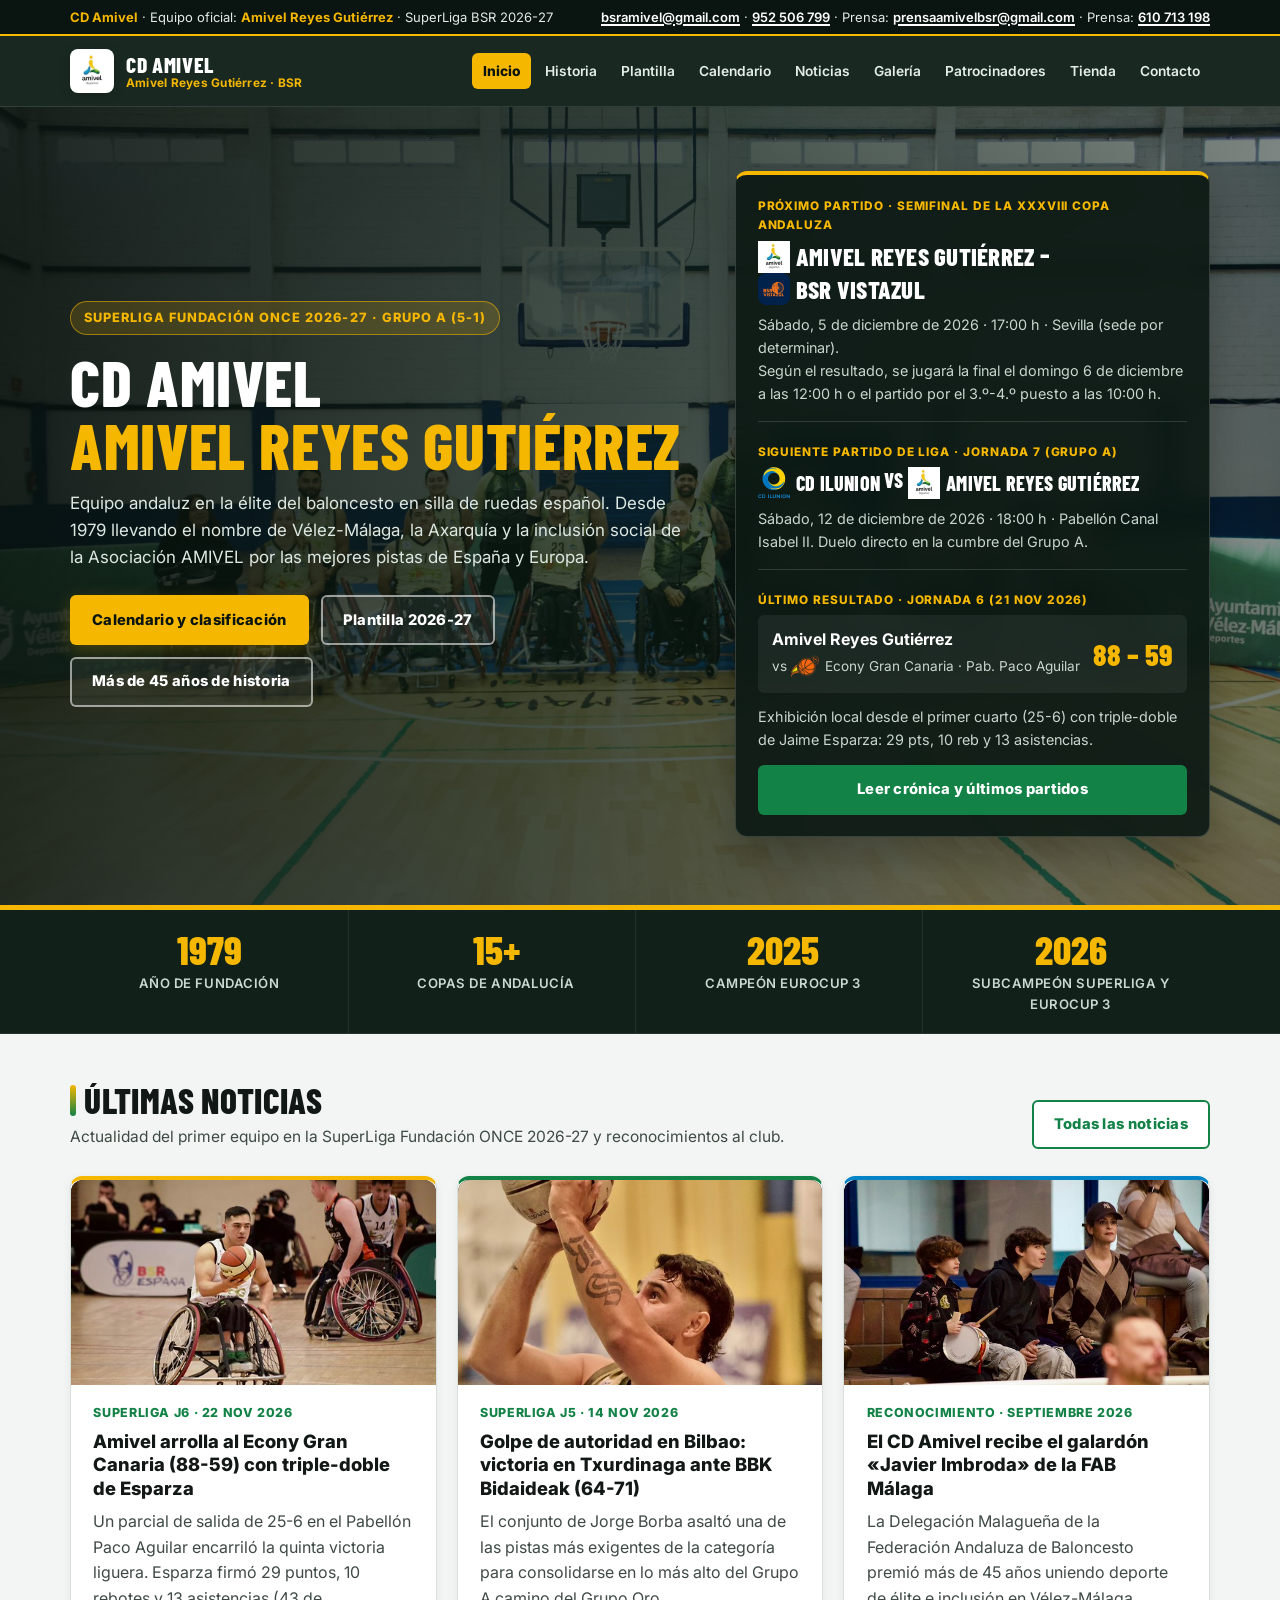
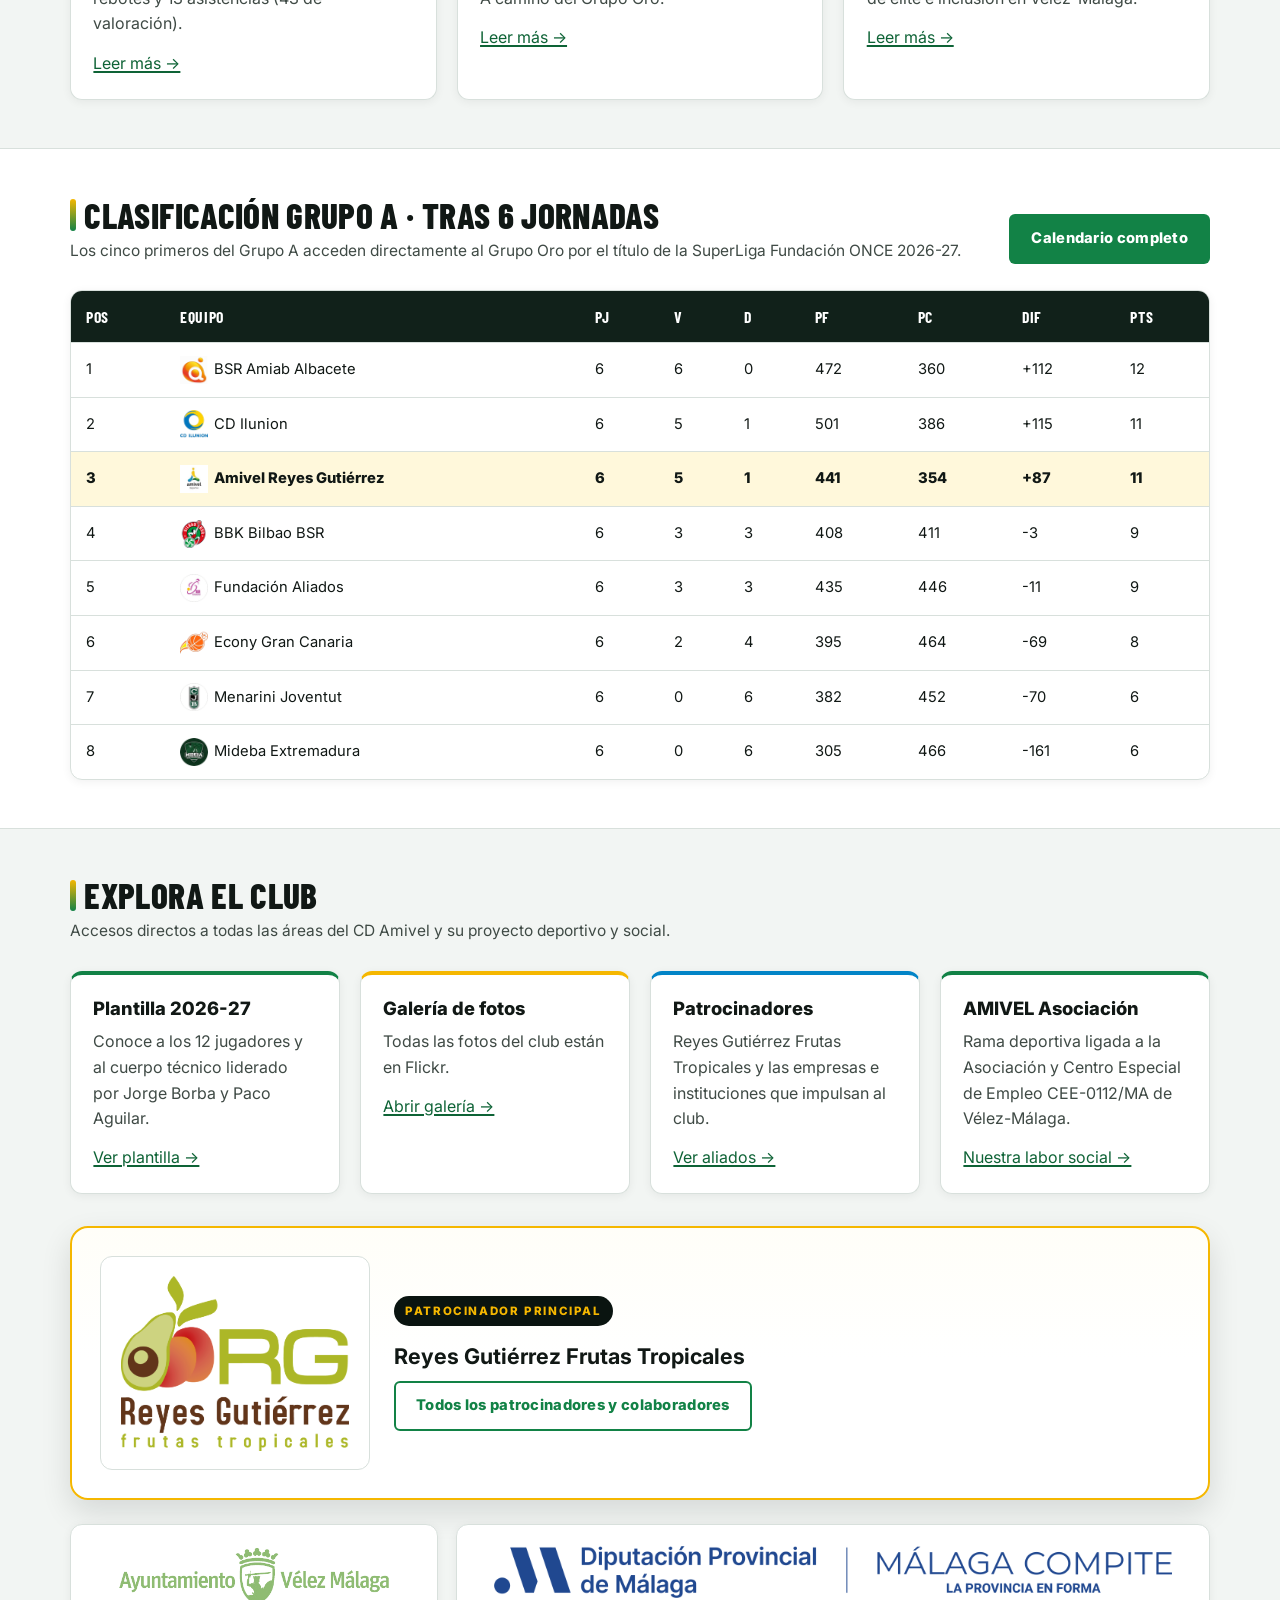
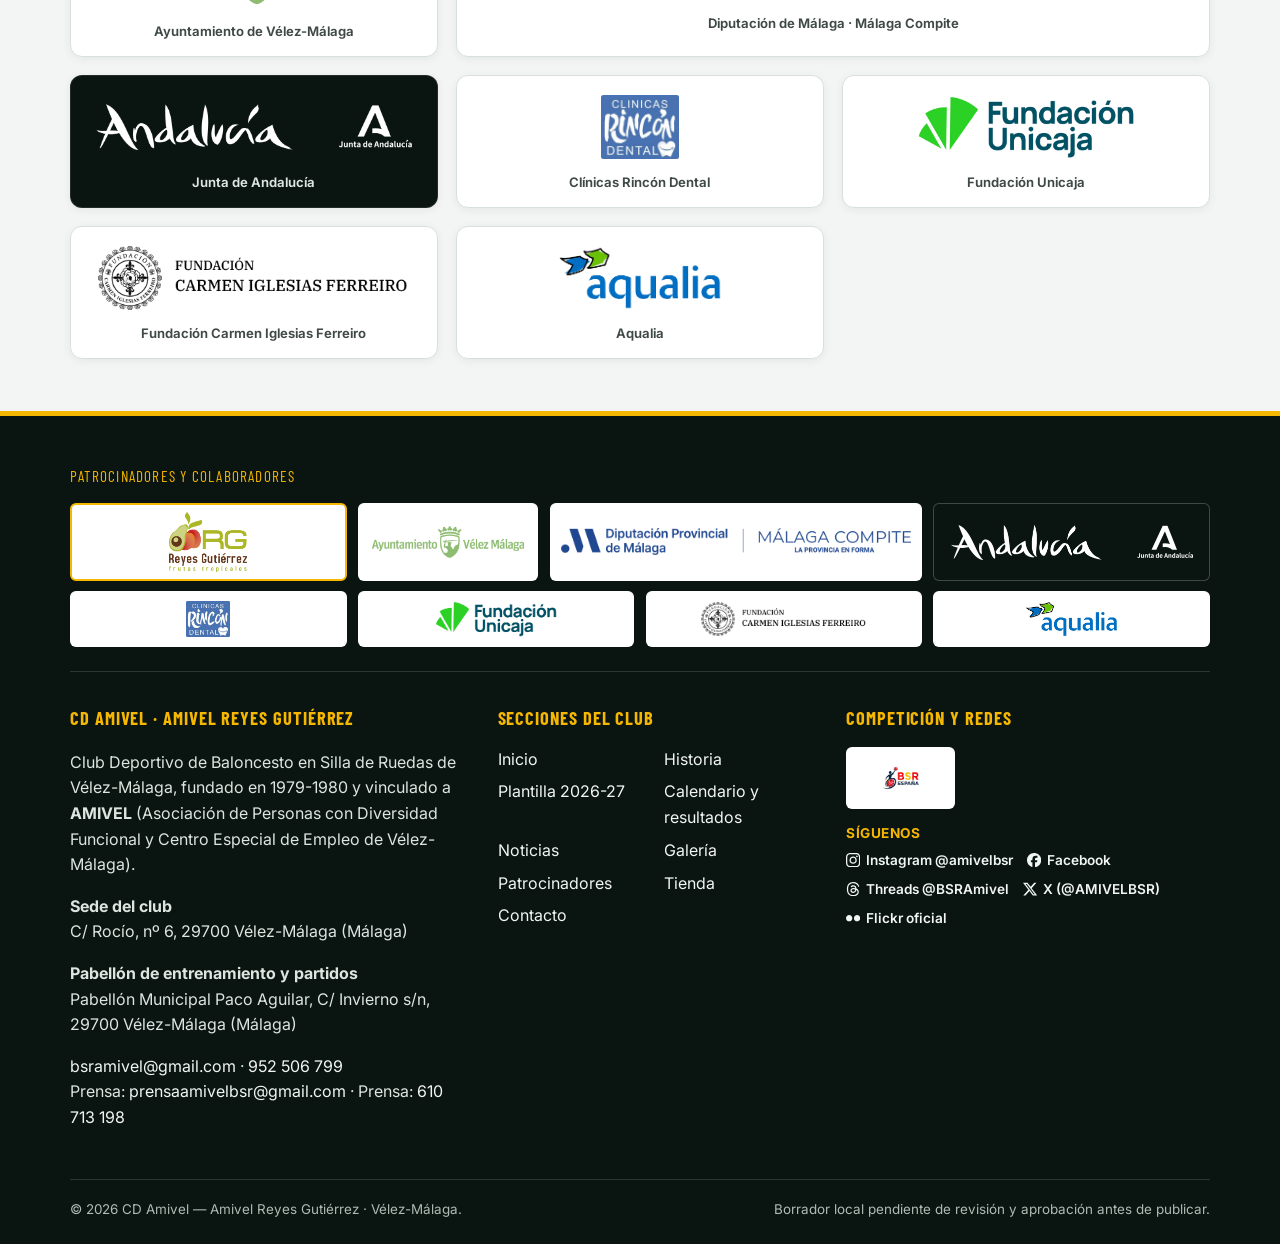
<file: index.html>
<!DOCTYPE html>
<html lang="es">
<head>
  <meta charset="UTF-8">
  <meta name="robots" content="noindex, nofollow">
  <meta name="viewport" content="width=device-width, initial-scale=1.0">
  <title>CD Amivel · Amivel Reyes Gutiérrez — Baloncesto en Silla de Ruedas</title>
  <meta name="description" content="Web oficial en borrador del CD Amivel (Amivel Reyes Gutiérrez), club de baloncesto en silla de ruedas de Vélez-Málaga en la SuperLiga Fundación ONCE 2026-27.">
  <link rel="icon" href="favicon.ico" sizes="any">
  <link rel="icon" type="image/png" sizes="32x32" href="assets/favicon-32.png">
  <link rel="apple-touch-icon" href="assets/apple-touch-icon.png">
  <link rel="preconnect" href="https://fonts.googleapis.com">
  <link rel="preconnect" href="https://fonts.gstatic.com" crossorigin>
  <link href="https://fonts.googleapis.com/css2?family=Barlow+Condensed:wght@700;800&family=Inter:wght@400;500;600;700;800&display=swap" rel="stylesheet">
  <link rel="stylesheet" href="css/styles.css">
</head>
<body>
  <a class="skip-link" href="#contenido">Saltar al contenido principal</a>

  <div class="top-strip">
    <div class="container top-strip-inner">
      <span><strong>CD Amivel</strong> · Equipo oficial: <strong>Amivel Reyes Gutiérrez</strong> · SuperLiga BSR 2026-27</span>
      <span><a href="mailto:bsramivel@gmail.com">bsramivel@gmail.com</a> · <a href="tel:+34952506799">952 506 799</a> · Prensa: <a href="mailto:prensaamivelbsr@gmail.com">prensaamivelbsr@gmail.com</a> · Prensa: <a href="tel:+34610713198">610 713 198</a></span>
    </div>
  </div>

  <header class="site-header">
    <div class="container header-inner">
      <a class="brand" href="index.html">
        <img class="brand-logo" src="assets/logo-original.jpg" alt="Logotipo de CD Amivel Deportivo" width="44" height="44">
        <span class="brand-text">
          <span class="brand-name">CD Amivel</span>
          <span class="brand-sub">Amivel Reyes Gutiérrez · BSR</span>
        </span>
      </a>

      <button class="nav-toggle" type="button" data-nav-toggle aria-expanded="false" aria-controls="site-nav">
        <span aria-hidden="true">☰</span> Menú
      </button>

      <nav class="site-nav" id="site-nav" aria-label="Navegación principal">
        <ul class="nav-list">
          <li><a class="nav-link" href="index.html" aria-current="page">Inicio</a></li>
          <li><a class="nav-link" href="historia.html">Historia</a></li>
          <li><a class="nav-link" href="plantilla.html">Plantilla</a></li>
          <li><a class="nav-link" href="calendario.html">Calendario</a></li>
          <li><a class="nav-link" href="noticias.html">Noticias</a></li>
          <li><a class="nav-link" href="galeria.html">Galería</a></li>
          <li><a class="nav-link" href="patrocinadores.html">Patrocinadores</a></li>
          <li><a class="nav-link" href="tienda.html">Tienda</a></li>
          <li><a class="nav-link" href="contacto.html">Contacto</a></li>
        </ul>
      </nav>
    </div>
  </header>
  <main id="contenido">
    <section class="hero" aria-label="Presentación del club">
      <div class="hero-bg" aria-hidden="true">
        <picture>
          <source media="(max-width: 700px)" srcset="assets/hero-equipo-1000.jpg">
          <img src="assets/hero-equipo.jpg" alt="" width="2000" height="1333">
        </picture>
      </div>
      <div class="container hero-grid">
        <div>
          <span class="hero-kicker">SuperLiga Fundación ONCE 2026-27 · Grupo A (5-1)</span>
          <h1>CD Amivel <span class="accent-gold">Amivel Reyes Gutiérrez</span></h1>
          <p class="hero-lead">Equipo andaluz en la élite del baloncesto en silla de ruedas español. Desde 1979 llevando el nombre de Vélez-Málaga, la Axarquía y la inclusión social de la Asociación AMIVEL por las mejores pistas de España y Europa.</p>
          <div class="hero-actions">
            <a class="btn btn-primary" href="calendario.html">Calendario y clasificación</a>
            <a class="btn btn-outline-light" href="plantilla.html">Plantilla 2026-27</a>
            <a class="btn btn-outline-light" href="historia.html">Más de 45 años de historia</a>
          </div>
        </div>

        <aside class="match-center-card" aria-label="Centro de partidos">
          <span class="mc-label">Próximo partido · Semifinal de la XXXVIII Copa Andaluza</span>
          <h2 class="mc-matchup"><span class="team"><img class="team-crest" src="assets/escudos/amivel.png" alt="Escudo de Amivel Reyes Gutiérrez" width="28" height="28">Amivel Reyes Gutiérrez</span> – <span class="team"><img class="team-crest" src="assets/escudos/vistazul.png" alt="Escudo de BSR Vistazul" width="28" height="28">BSR Vistazul</span></h2>
          <p class="mc-meta">Sábado, 5 de diciembre de 2026 · 17:00 h · Sevilla (sede por determinar).<br>Según el resultado, se jugará la final el domingo 6 de diciembre a las 12:00 h o el partido por el 3.º-4.º puesto a las 10:00 h.</p>

          <hr class="mc-divider">

          <span class="mc-label">Siguiente partido de liga · Jornada 7 (Grupo A)</span>
          <h2 class="mc-matchup" style="font-size:1.25rem;"><span class="team"><img class="team-crest" src="assets/escudos/ilunion.png" alt="Escudo de CD Ilunion" width="28" height="28">CD Ilunion</span> vs <span class="team"><img class="team-crest" src="assets/escudos/amivel.png" alt="Escudo de Amivel Reyes Gutiérrez" width="28" height="28">Amivel Reyes Gutiérrez</span></h2>
          <p class="mc-meta">Sábado, 12 de diciembre de 2026 · 18:00 h · Pabellón Canal Isabel II. Duelo directo en la cumbre del Grupo A.</p>

          <hr class="mc-divider">

          <span class="mc-label">Último resultado · Jornada 6 (21 nov 2026)</span>
          <div class="mc-score-row">
            <div>
              <strong>Amivel Reyes Gutiérrez</strong><br>
              <span style="font-size:0.85rem;color:#c8d6ce;">vs <span class="team"><img class="team-crest" src="assets/escudos/econy.png" alt="Escudo de Econy Gran Canaria" width="28" height="28">Econy Gran Canaria</span> · Pab. Paco Aguilar</span>
            </div>
            <span class="mc-score-num">88 – 59</span>
          </div>
          <p class="mc-meta" style="margin-bottom:0.85rem;">Exhibición local desde el primer cuarto (25-6) con triple-doble de Jaime Esparza: 29 pts, 10 reb y 13 asistencias.</p>
          <a class="btn btn-secondary" style="width:100%;" href="noticias.html">Leer crónica y últimos partidos</a>
        </aside>
      </div>
    </section>

    <section class="stats-band" aria-label="Hitos del club en cifras">
      <div class="container stats-grid">
        <div class="stat-item">
          <div class="stat-num">1979</div>
          <div class="stat-label">Año de fundación</div>
        </div>
        <div class="stat-item">
          <div class="stat-num">15+</div>
          <div class="stat-label">Copas de Andalucía</div>
        </div>
        <div class="stat-item">
          <div class="stat-num">2025</div>
          <div class="stat-label">Campeón EuroCup 3</div>
        </div>
        <div class="stat-item">
          <div class="stat-num">2026</div>
          <div class="stat-label">Subcampeón SuperLiga y EuroCup 3</div>
        </div>
      </div>
    </section>

    <section class="section">
      <div class="container">
        <div class="section-header">
          <div>
            <h2 class="section-title">Últimas noticias</h2>
            <p class="section-subtitle">Actualidad del primer equipo en la SuperLiga Fundación ONCE 2026-27 y reconocimientos al club.</p>
          </div>
          <a class="btn btn-outline" href="noticias.html">Todas las noticias</a>
        </div>

        <div class="grid grid-3">
          <article class="card card-accent-gold reveal">
            <div class="news-card-media">
              <img src="assets/galeria/flickr-04.jpg" alt="Foto del CD Amivel Reyes Gutiérrez" width="499" height="333">
            </div>
            <div class="card-meta">SuperLiga J6 · 22 nov 2026</div>
            <h3>Amivel arrolla al Econy Gran Canaria (88-59) con triple-doble de Esparza</h3>
            <p>Un parcial de salida de 25-6 en el Pabellón Paco Aguilar encarriló la quinta victoria liguera. Esparza firmó 29 puntos, 10 rebotes y 13 asistencias (43 de valoración).</p>
            <a href="noticias.html#noticia-econy">Leer más →</a>
          </article>

          <article class="card card-accent-green reveal">
            <div class="news-card-media">
              <img src="assets/galeria/flickr-08.jpg" alt="Foto del CD Amivel Reyes Gutiérrez" width="533" height="799">
            </div>
            <div class="card-meta">SuperLiga J5 · 14 nov 2026</div>
            <h3>Golpe de autoridad en Bilbao: victoria en Txurdinaga ante BBK Bidaideak (64-71)</h3>
            <p>El conjunto de Jorge Borba asaltó una de las pistas más exigentes de la categoría para consolidarse en lo más alto del Grupo A camino del Grupo Oro.</p>
            <a href="noticias.html#noticia-bilbao">Leer más →</a>
          </article>

          <article class="card card-accent-cyan reveal">
            <div class="news-card-media">
              <img src="assets/galeria/flickr-02.jpg" alt="Foto del CD Amivel Reyes Gutiérrez" width="640" height="427">
            </div>
            <div class="card-meta">Reconocimiento · Septiembre 2026</div>
            <h3>El CD Amivel recibe el galardón «Javier Imbroda» de la FAB Málaga</h3>
            <p>La Delegación Malagueña de la Federación Andaluza de Baloncesto premió más de 45 años uniendo deporte de élite e inclusión en Vélez-Málaga.</p>
            <a href="noticias.html#noticia-imbroda">Leer más →</a>
          </article>
        </div>
      </div>
    </section>

    <section class="section section-alt">
      <div class="container">
        <div class="section-header">
          <div>
            <h2 class="section-title">Clasificación Grupo A · Tras 6 jornadas</h2>
            <p class="section-subtitle">Los cinco primeros del Grupo A acceden directamente al Grupo Oro por el título de la SuperLiga Fundación ONCE 2026-27.</p>
          </div>
          <a class="btn btn-secondary" href="calendario.html">Calendario completo</a>
        </div>

        <div class="table-wrap reveal">
          <table>
            <thead>
              <tr>
                <th>Pos</th>
                <th>Equipo</th>
                <th>PJ</th>
                <th>V</th>
                <th>D</th>
                <th>PF</th>
                <th>PC</th>
                <th>Dif</th>
                <th>Pts</th>
              </tr>
            </thead>
            <tbody>
              <tr>
                <td>1</td>
                <td><span class="team"><img class="team-crest" src="assets/escudos/amiab.png" alt="Escudo de BSR Amiab Albacete" width="28" height="28">BSR Amiab Albacete</span></td>
                <td>6</td>
                <td>6</td>
                <td>0</td>
                <td>472</td>
                <td>360</td>
                <td>+112</td>
                <td>12</td>
              </tr>
              <tr>
                <td>2</td>
                <td><span class="team"><img class="team-crest" src="assets/escudos/ilunion.png" alt="Escudo de CD Ilunion" width="28" height="28">CD Ilunion</span></td>
                <td>6</td>
                <td>5</td>
                <td>1</td>
                <td>501</td>
                <td>386</td>
                <td>+115</td>
                <td>11</td>
              </tr>
              <tr class="highlight-row">
                <td>3</td>
                <td><span class="team"><img class="team-crest" src="assets/escudos/amivel.png" alt="Escudo de Amivel Reyes Gutiérrez" width="28" height="28">Amivel Reyes Gutiérrez</span></td>
                <td>6</td>
                <td>5</td>
                <td>1</td>
                <td>441</td>
                <td>354</td>
                <td>+87</td>
                <td>11</td>
              </tr>
              <tr>
                <td>4</td>
                <td><span class="team"><img class="team-crest" src="assets/escudos/bilbao.png" alt="Escudo de BBK Bilbao BSR" width="28" height="28">BBK Bilbao BSR</span></td>
                <td>6</td>
                <td>3</td>
                <td>3</td>
                <td>408</td>
                <td>411</td>
                <td>-3</td>
                <td>9</td>
              </tr>
              <tr>
                <td>5</td>
                <td><span class="team"><img class="team-crest" src="assets/escudos/aliados.png" alt="Escudo de Fundación Aliados" width="28" height="28">Fundación Aliados</span></td>
                <td>6</td>
                <td>3</td>
                <td>3</td>
                <td>435</td>
                <td>446</td>
                <td>-11</td>
                <td>9</td>
              </tr>
              <tr>
                <td>6</td>
                <td><span class="team"><img class="team-crest" src="assets/escudos/econy.png" alt="Escudo de Econy Gran Canaria" width="28" height="28">Econy Gran Canaria</span></td>
                <td>6</td>
                <td>2</td>
                <td>4</td>
                <td>395</td>
                <td>464</td>
                <td>-69</td>
                <td>8</td>
              </tr>
              <tr>
                <td>7</td>
                <td><span class="team"><img class="team-crest" src="assets/escudos/joventut.png" alt="Escudo de Menarini Joventut" width="28" height="28">Menarini Joventut</span></td>
                <td>6</td>
                <td>0</td>
                <td>6</td>
                <td>382</td>
                <td>452</td>
                <td>-70</td>
                <td>6</td>
              </tr>
              <tr>
                <td>8</td>
                <td><span class="team"><img class="team-crest" src="assets/escudos/mideba.png" alt="Escudo de Mideba Extremadura" width="28" height="28">Mideba Extremadura</span></td>
                <td>6</td>
                <td>0</td>
                <td>6</td>
                <td>305</td>
                <td>466</td>
                <td>-161</td>
                <td>6</td>
              </tr>
            </tbody>
          </table>
        </div>
      </div>
    </section>

    <section class="section">
      <div class="container">
        <div class="section-header">
          <div>
            <h2 class="section-title">Explora el club</h2>
            <p class="section-subtitle">Accesos directos a todas las áreas del CD Amivel y su proyecto deportivo y social.</p>
          </div>
        </div>

        <div class="grid grid-4">
          <article class="card card-accent-green reveal">
            <h3>Plantilla 2026-27</h3>
            <p>Conoce a los 12 jugadores y al cuerpo técnico liderado por Jorge Borba y Paco Aguilar.</p>
            <a href="plantilla.html">Ver plantilla →</a>
          </article>
          <article class="card card-accent-gold reveal">
            <h3>Galería de fotos</h3>
            <p>Todas las fotos del club están en Flickr.</p>
            <a href="galeria.html">Abrir galería →</a>
          </article>
          <article class="card card-accent-cyan reveal">
            <h3>Patrocinadores</h3>
            <p>Reyes Gutiérrez Frutas Tropicales y las empresas e instituciones que impulsan al club.</p>
            <a href="patrocinadores.html">Ver aliados →</a>
          </article>
          <article class="card card-accent-green reveal">
            <h3>AMIVEL Asociación</h3>
            <p>Rama deportiva ligada a la Asociación y Centro Especial de Empleo CEE-0112/MA de Vélez-Málaga.</p>
            <a href="historia.html#amivel-asociacion">Nuestra labor social →</a>
          </article>
        </div>

        <div class="sponsor-hero-box reveal" style="margin-top:2rem;" id="patrocinador-principal">
          <a class="sponsor-logo-wrap" href="https://www.reyesgutierrez.com/" target="_blank" rel="noopener noreferrer" aria-label="Reyes Gutiérrez Frutas Tropicales, sitio oficial">
            <img src="assets/patrocinadores/reyes-gutierrez.png" alt="Logotipo de Reyes Gutiérrez Frutas Tropicales, patrocinador principal del CD Amivel" width="1197" height="921">
          </a>
          <div>
            <p class="sponsor-kicker">Patrocinador principal</p>
            <h3 style="margin:0.5rem 0 0.45rem;font-size:1.35rem;">Reyes Gutiérrez Frutas Tropicales</h3>
            <a class="btn btn-outline" href="patrocinadores.html">Todos los patrocinadores y colaboradores</a>
          </div>
        </div>

        <div class="sponsor-home-row">
          <div class="sponsor-grid">
            <a class="sponsor-card sponsor-home-card reveal" href="https://www.velezmalaga.es/" target="_blank" rel="noopener noreferrer">
              <div class="sponsor-card-logo">
                <img src="assets/patrocinadores/ayuntamiento-velez-malaga.png" alt="Logotipo del Ayuntamiento de Vélez-Málaga" width="492" height="114">
              </div>
              <p class="visually-hidden-name">Ayuntamiento de Vélez-Málaga</p>
            </a>
            <a class="sponsor-card sponsor-card-wide sponsor-home-card reveal" href="https://www.malaga.es/" target="_blank" rel="noopener noreferrer">
              <div class="sponsor-card-logo">
                <img src="assets/patrocinadores/diputacion-malaga.png" alt="Logotipos de la Diputación Provincial de Málaga y Málaga Compite" width="1772" height="136">
              </div>
              <p class="visually-hidden-name">Diputación de Málaga · Málaga Compite</p>
            </a>
            <a class="sponsor-card sponsor-card-dark sponsor-home-card reveal" href="https://www.juntadeandalucia.es/" target="_blank" rel="noopener noreferrer">
              <div class="sponsor-card-logo">
                <img src="assets/patrocinadores/junta-andalucia.png" alt="Logotipo de la Junta de Andalucía" width="1948" height="287">
              </div>
              <p class="visually-hidden-name">Junta de Andalucía</p>
            </a>
            <a class="sponsor-card sponsor-home-card reveal" href="https://rinconsalud.es/dental/odontologia-general/limpieza-dental/" target="_blank" rel="noopener noreferrer">
              <div class="sponsor-card-logo">
                <img src="assets/patrocinadores/clinicas-rincon-dental.jpg" alt="Logotipo de Clínicas Rincón Dental" width="320" height="260">
              </div>
              <p class="visually-hidden-name">Clínicas Rincón Dental</p>
            </a>
            <a class="sponsor-card sponsor-home-card reveal" href="https://www.fundacionunicaja.com/" target="_blank" rel="noopener noreferrer">
              <div class="sponsor-card-logo">
                <img src="assets/patrocinadores/fundacion-unicaja.png" alt="Logotipo de Fundación Unicaja" width="1400" height="412">
              </div>
              <p class="visually-hidden-name">Fundación Unicaja</p>
            </a>
            <a class="sponsor-card sponsor-home-card reveal" href="https://fundacioncarmeniglesiasferreiro.org/" target="_blank" rel="noopener noreferrer">
              <div class="sponsor-card-logo">
                <img src="assets/patrocinadores/fundacion-carmen-iglesias.png" alt="Logotipo de la Fundación Carmen Iglesias Ferreiro" width="430" height="88">
              </div>
              <p class="visually-hidden-name">Fundación Carmen Iglesias Ferreiro</p>
            </a>
            <a class="sponsor-card sponsor-home-card reveal" href="https://www.aqualia.com/" target="_blank" rel="noopener noreferrer">
              <div class="sponsor-card-logo">
                <img src="assets/patrocinadores/aqualia.png" alt="Logotipo de Aqualia" width="714" height="278">
              </div>
              <p class="visually-hidden-name">Aqualia</p>
            </a>
          </div>
        </div>
      </div>
    </section>
  </main>
  <footer class="site-footer">
    <div class="container">
      <div class="footer-sponsors">
        <p class="footer-sponsors-label">Patrocinadores y colaboradores</p>
        <ul class="footer-sponsors-list">
          <li class="footer-sponsor footer-sponsor-principal">
            <a href="https://www.reyesgutierrez.com/" target="_blank" rel="noopener noreferrer" aria-label="Reyes Gutiérrez Frutas Tropicales, patrocinador principal">
              <img src="assets/patrocinadores/reyes-gutierrez.png" alt="Logotipo de Reyes Gutiérrez Frutas Tropicales, patrocinador principal" width="1197" height="921">
            </a>
          </li>
          <li class="footer-sponsor">
            <a href="https://www.velezmalaga.es/" target="_blank" rel="noopener noreferrer" aria-label="Ayuntamiento de Vélez-Málaga">
              <img src="assets/patrocinadores/ayuntamiento-velez-malaga.png" alt="Logotipo del Ayuntamiento de Vélez-Málaga" width="492" height="114">
            </a>
          </li>
          <li class="footer-sponsor footer-sponsor-wide">
            <a href="https://www.malaga.es/" target="_blank" rel="noopener noreferrer" aria-label="Diputación Provincial de Málaga y Málaga Compite">
              <img src="assets/patrocinadores/diputacion-malaga.png" alt="Logotipos de la Diputación Provincial de Málaga y Málaga Compite" width="1772" height="136">
            </a>
          </li>
          <li class="footer-sponsor footer-sponsor-dark">
            <a href="https://www.juntadeandalucia.es/" target="_blank" rel="noopener noreferrer" aria-label="Junta de Andalucía">
              <img src="assets/patrocinadores/junta-andalucia.png" alt="Logotipo de la Junta de Andalucía" width="1948" height="287">
            </a>
          </li>
          <li class="footer-sponsor">
            <a href="https://rinconsalud.es/dental/odontologia-general/limpieza-dental/" target="_blank" rel="noopener noreferrer" aria-label="Clínicas Rincón Dental">
              <img src="assets/patrocinadores/clinicas-rincon-dental.jpg" alt="Logotipo de Clínicas Rincón Dental" width="320" height="260">
            </a>
          </li>
          <li class="footer-sponsor">
            <a href="https://www.fundacionunicaja.com/" target="_blank" rel="noopener noreferrer" aria-label="Fundación Unicaja">
              <img src="assets/patrocinadores/fundacion-unicaja.png" alt="Logotipo de Fundación Unicaja" width="1400" height="412">
            </a>
          </li>
          <li class="footer-sponsor footer-sponsor-wordmark">
            <a href="https://fundacioncarmeniglesiasferreiro.org/" target="_blank" rel="noopener noreferrer" aria-label="Fundación Carmen Iglesias Ferreiro">
              <img src="assets/patrocinadores/fundacion-carmen-iglesias.png" alt="Logotipo de la Fundación Carmen Iglesias Ferreiro" width="430" height="88">
            </a>
          </li>
          <li class="footer-sponsor">
            <a href="https://www.aqualia.com/" target="_blank" rel="noopener noreferrer" aria-label="Aqualia">
              <img src="assets/patrocinadores/aqualia.png" alt="Logotipo de Aqualia" width="714" height="278">
            </a>
          </li>
        </ul>
      </div>

      <div class="footer-grid">
        <div>
          <h2 class="footer-heading">CD Amivel · Amivel Reyes Gutiérrez</h2>
          <p>Club Deportivo de Baloncesto en Silla de Ruedas de Vélez-Málaga, fundado en 1979-1980 y vinculado a <strong>AMIVEL</strong> (Asociación de Personas con Diversidad Funcional y Centro Especial de Empleo de Vélez-Málaga).</p>
          <p><strong>Sede del club</strong><br>C/ Rocío, nº 6, 29700 Vélez-Málaga (Málaga)</p>
          <p><strong>Pabellón de entrenamiento y partidos</strong><br>Pabellón Municipal Paco Aguilar, C/ Invierno s/n, 29700 Vélez-Málaga (Málaga)</p>
          <p>
            <a href="mailto:bsramivel@gmail.com">bsramivel@gmail.com</a> ·
            <a href="tel:+34952506799">952 506 799</a><br>
            Prensa: <a href="mailto:prensaamivelbsr@gmail.com">prensaamivelbsr@gmail.com</a> ·
            Prensa: <a href="tel:+34610713198">610 713 198</a>
          </p>
        </div>

        <div>
          <h2 class="footer-heading">Secciones del club</h2>
          <ul class="footer-links">
            <li><a href="index.html">Inicio</a></li>
            <li><a href="historia.html">Historia</a></li>
            <li><a href="plantilla.html">Plantilla 2026-27</a></li>
            <li><a href="calendario.html">Calendario y resultados</a></li>
            <li><a href="noticias.html">Noticias</a></li>
            <li><a href="galeria.html">Galería</a></li>
            <li><a href="patrocinadores.html">Patrocinadores</a></li>
            <li><a href="tienda.html">Tienda</a></li>
            <li><a href="contacto.html">Contacto</a></li>
          </ul>
        </div>

        <div>
          <h2 class="footer-heading">Competición y redes</h2>
          <div class="footer-logos">
            <a class="footer-logo-badge" href="calendario.html" aria-label="BSR España, competición oficial">
              <img src="assets/logo-liga-bsr-espana.jpg" alt="Logotipo de BSR España" width="90" height="48">
            </a>
          </div>
          <p class="social-follow">Síguenos</p>
          <ul class="social-links"><li><a href="https://www.instagram.com/amivelbsr/" target="_blank" rel="noopener noreferrer" aria-label="Instagram @amivelbsr"><svg viewBox="0 0 24 24" aria-hidden="true" focusable="false"><path d="M7.0301.084c-1.2768.0602-2.1487.264-2.911.5634-.7888.3075-1.4575.72-2.1228 1.3877-.6652.6677-1.075 1.3368-1.3802 2.127-.2954.7638-.4956 1.6365-.552 2.914-.0564 1.2775-.0689 1.6882-.0626 4.947.0062 3.2586.0206 3.6671.0825 4.9473.061 1.2765.264 2.1482.5635 2.9107.308.7889.72 1.4573 1.388 2.1228.6679.6655 1.3365 1.0743 2.1285 1.38.7632.295 1.6361.4961 2.9134.552 1.2773.056 1.6884.069 4.9462.0627 3.2578-.0062 3.668-.0207 4.9478-.0814 1.28-.0607 2.147-.2652 2.9098-.5633.7889-.3086 1.4578-.72 2.1228-1.3881.665-.6682 1.0745-1.3378 1.3795-2.1284.2957-.7632.4966-1.636.552-2.9124.056-1.2809.0692-1.6898.063-4.948-.0063-3.2583-.021-3.6668-.0817-4.9465-.0607-1.2797-.264-2.1487-.5633-2.9117-.3084-.7889-.72-1.4568-1.3876-2.1228C21.2982 1.33 20.628.9208 19.8378.6165 19.074.321 18.2017.1197 16.9244.0645 15.6471.0093 15.236-.005 11.977.0014 8.718.0076 8.31.0215 7.0301.0839m.1402 21.6932c-1.17-.0509-1.8053-.2453-2.2287-.408-.5606-.216-.96-.4771-1.3819-.895-.422-.4178-.6811-.8186-.9-1.378-.1644-.4234-.3624-1.058-.4171-2.228-.0595-1.2645-.072-1.6442-.079-4.848-.007-3.2037.0053-3.583.0607-4.848.05-1.169.2456-1.805.408-2.2282.216-.5613.4762-.96.895-1.3816.4188-.4217.8184-.6814 1.3783-.9003.423-.1651 1.0575-.3614 2.227-.4171 1.2655-.06 1.6447-.072 4.848-.079 3.2033-.007 3.5835.005 4.8495.0608 1.169.0508 1.8053.2445 2.228.408.5608.216.96.4754 1.3816.895.4217.4194.6816.8176.9005 1.3787.1653.4217.3617 1.056.4169 2.2263.0602 1.2655.0739 1.645.0796 4.848.0058 3.203-.0055 3.5834-.061 4.848-.051 1.17-.245 1.8055-.408 2.2294-.216.5604-.4763.96-.8954 1.3814-.419.4215-.8181.6811-1.3783.9-.4224.1649-1.0577.3617-2.2262.4174-1.2656.0595-1.6448.072-4.8493.079-3.2045.007-3.5825-.006-4.848-.0608M16.953 5.5864A1.44 1.44 0 1 0 18.39 4.144a1.44 1.44 0 0 0-1.437 1.4424M5.8385 12.012c.0067 3.4032 2.7706 6.1557 6.173 6.1493 3.4026-.0065 6.157-2.7701 6.1506-6.1733-.0065-3.4032-2.771-6.1565-6.174-6.1498-3.403.0067-6.156 2.771-6.1496 6.1738M8 12.0077a4 4 0 1 1 4.008 3.9921A3.9996 3.9996 0 0 1 8 12.0077"/></svg><span>Instagram @amivelbsr</span></a></li><li><a href="https://www.facebook.com/search/top/?q=amivel%20reyes%20guti%C3%A9rrez" target="_blank" rel="noopener noreferrer" aria-label="Facebook"><svg viewBox="0 0 24 24" aria-hidden="true" focusable="false"><path d="M9.101 23.691v-7.98H6.627v-3.667h2.474v-1.58c0-4.085 1.848-5.978 5.858-5.978.401 0 .955.042 1.468.103a8.68 8.68 0 0 1 1.141.195v3.325a8.623 8.623 0 0 0-.653-.036 26.805 26.805 0 0 0-.733-.009c-.707 0-1.259.096-1.675.309a1.686 1.686 0 0 0-.679.622c-.258.42-.374.995-.374 1.752v1.297h3.919l-.386 2.103-.287 1.564h-3.246v8.245C19.396 23.238 24 18.179 24 12.044c0-6.627-5.373-12-12-12s-12 5.373-12 12c0 5.628 3.874 10.35 9.101 11.647Z"/></svg><span>Facebook</span></a></li><li><a href="https://www.threads.net/@bsramivel" target="_blank" rel="noopener noreferrer" aria-label="Threads @BSRAmivel"><svg viewBox="0 0 24 24" aria-hidden="true" focusable="false"><path d="M12.186 24h-.007c-3.581-.024-6.334-1.205-8.184-3.509C2.35 18.44 1.5 15.586 1.472 12.01v-.017c.03-3.579.879-6.43 2.525-8.482C5.845 1.205 8.6.024 12.18 0h.014c2.746.02 5.043.725 6.826 2.098 1.677 1.29 2.858 3.13 3.509 5.467l-2.04.569c-1.104-3.96-3.898-5.984-8.304-6.015-2.91.022-5.11.936-6.54 2.717C4.307 6.504 3.616 8.914 3.589 12c.027 3.086.718 5.496 2.057 7.164 1.43 1.783 3.631 2.698 6.54 2.717 2.623-.02 4.358-.631 5.8-2.045 1.647-1.613 1.618-3.593 1.09-4.798-.31-.71-.873-1.3-1.634-1.75-.192 1.352-.622 2.446-1.284 3.272-.886 1.102-2.14 1.704-3.73 1.79-1.202.065-2.361-.218-3.259-.801-1.063-.689-1.685-1.74-1.752-2.964-.065-1.19.408-2.285 1.33-3.082.88-.76 2.119-1.207 3.583-1.291a13.853 13.853 0 0 1 3.02.142c-.126-.742-.375-1.332-.75-1.757-.513-.586-1.308-.883-2.359-.89h-.029c-.844 0-1.992.232-2.721 1.32L7.734 7.847c.98-1.454 2.568-2.256 4.478-2.256h.044c3.194.02 5.097 1.975 5.287 5.388.108.046.216.094.321.142 1.49.7 2.58 1.761 3.154 3.07.797 1.82.871 4.79-1.548 7.158-1.85 1.81-4.094 2.628-7.277 2.65Zm1.003-11.69c-.242 0-.487.007-.739.021-1.836.103-2.98.946-2.916 2.143.067 1.256 1.452 1.839 2.784 1.767 1.224-.065 2.818-.543 3.086-3.71a10.5 10.5 0 0 0-2.215-.221z"/></svg><span>Threads @BSRAmivel</span></a></li><li><a href="https://x.com/AMIVELBSR" target="_blank" rel="noopener noreferrer" aria-label="X (@AMIVELBSR)"><svg viewBox="0 0 24 24" aria-hidden="true" focusable="false"><path d="M18.901 1.153h3.68l-8.04 9.19L24 22.846h-7.406l-5.8-7.584-6.638 7.584H.474l8.6-9.83L0 1.154h7.594l5.243 6.932ZM17.61 20.644h2.039L6.486 3.24H4.298Z"/></svg><span>X (@AMIVELBSR)</span></a></li><li><a href="https://www.flickr.com/photos/203475003@N02/" target="_blank" rel="noopener noreferrer" aria-label="Flickr oficial"><svg viewBox="0 0 24 24" aria-hidden="true" focusable="false"><path d="M5.334 6.666C2.3884 6.666 0 9.055 0 12c0 2.9456 2.3884 5.334 5.334 5.334 2.9456 0 5.332-2.3884 5.332-5.334 0-2.945-2.3864-5.334-5.332-5.334zm13.332 0c-2.9456 0-5.332 2.389-5.332 5.334 0 2.9456 2.3864 5.334 5.332 5.334C21.6116 17.334 24 14.9456 24 12c0-2.945-2.3884-5.334-5.334-5.334Z"/></svg><span>Flickr oficial</span></a></li></ul>
        </div>
      </div>

      <div class="footer-bottom">
        <span>© 2026 CD Amivel — Amivel Reyes Gutiérrez · Vélez-Málaga.</span>
        <span>Borrador local pendiente de revisión y aprobación antes de publicar.</span>
      </div>
    </div>
  </footer>
  <script src="js/main.js" defer></script>
</body>
</html>
</file>
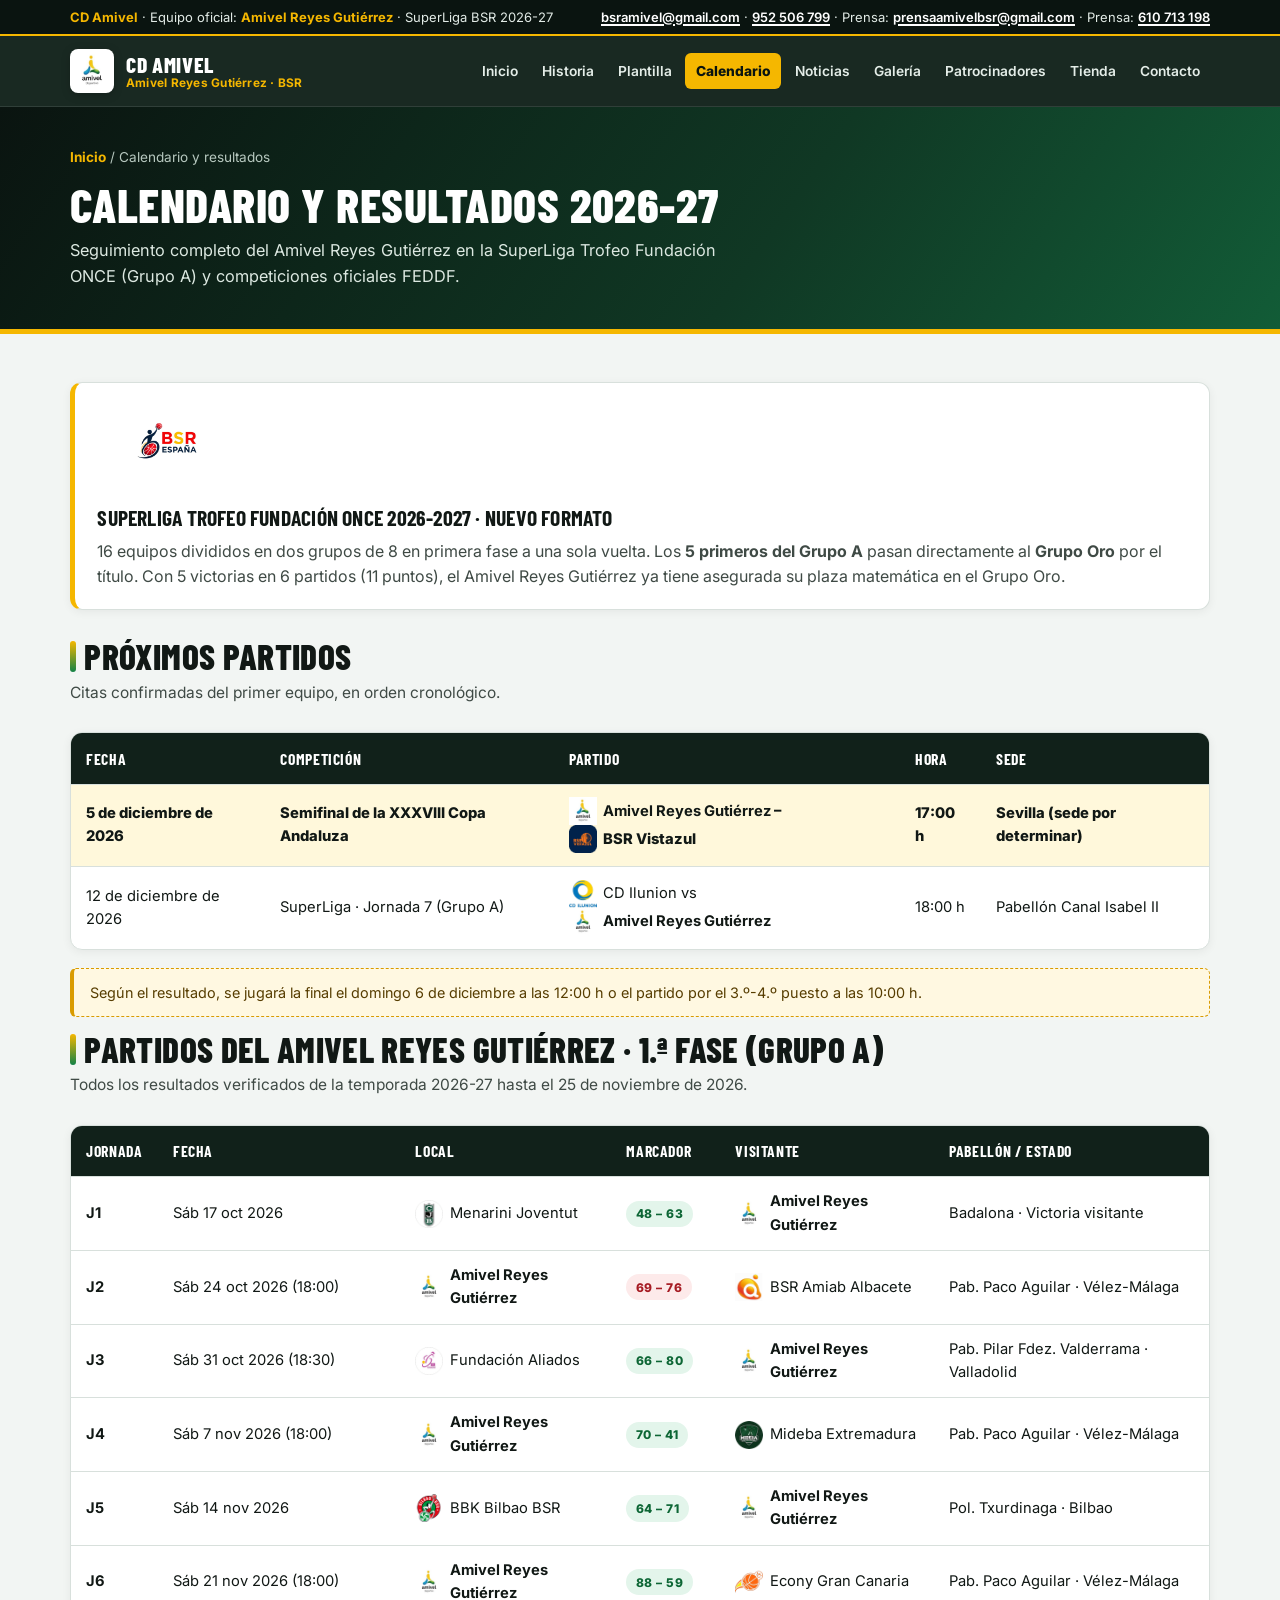
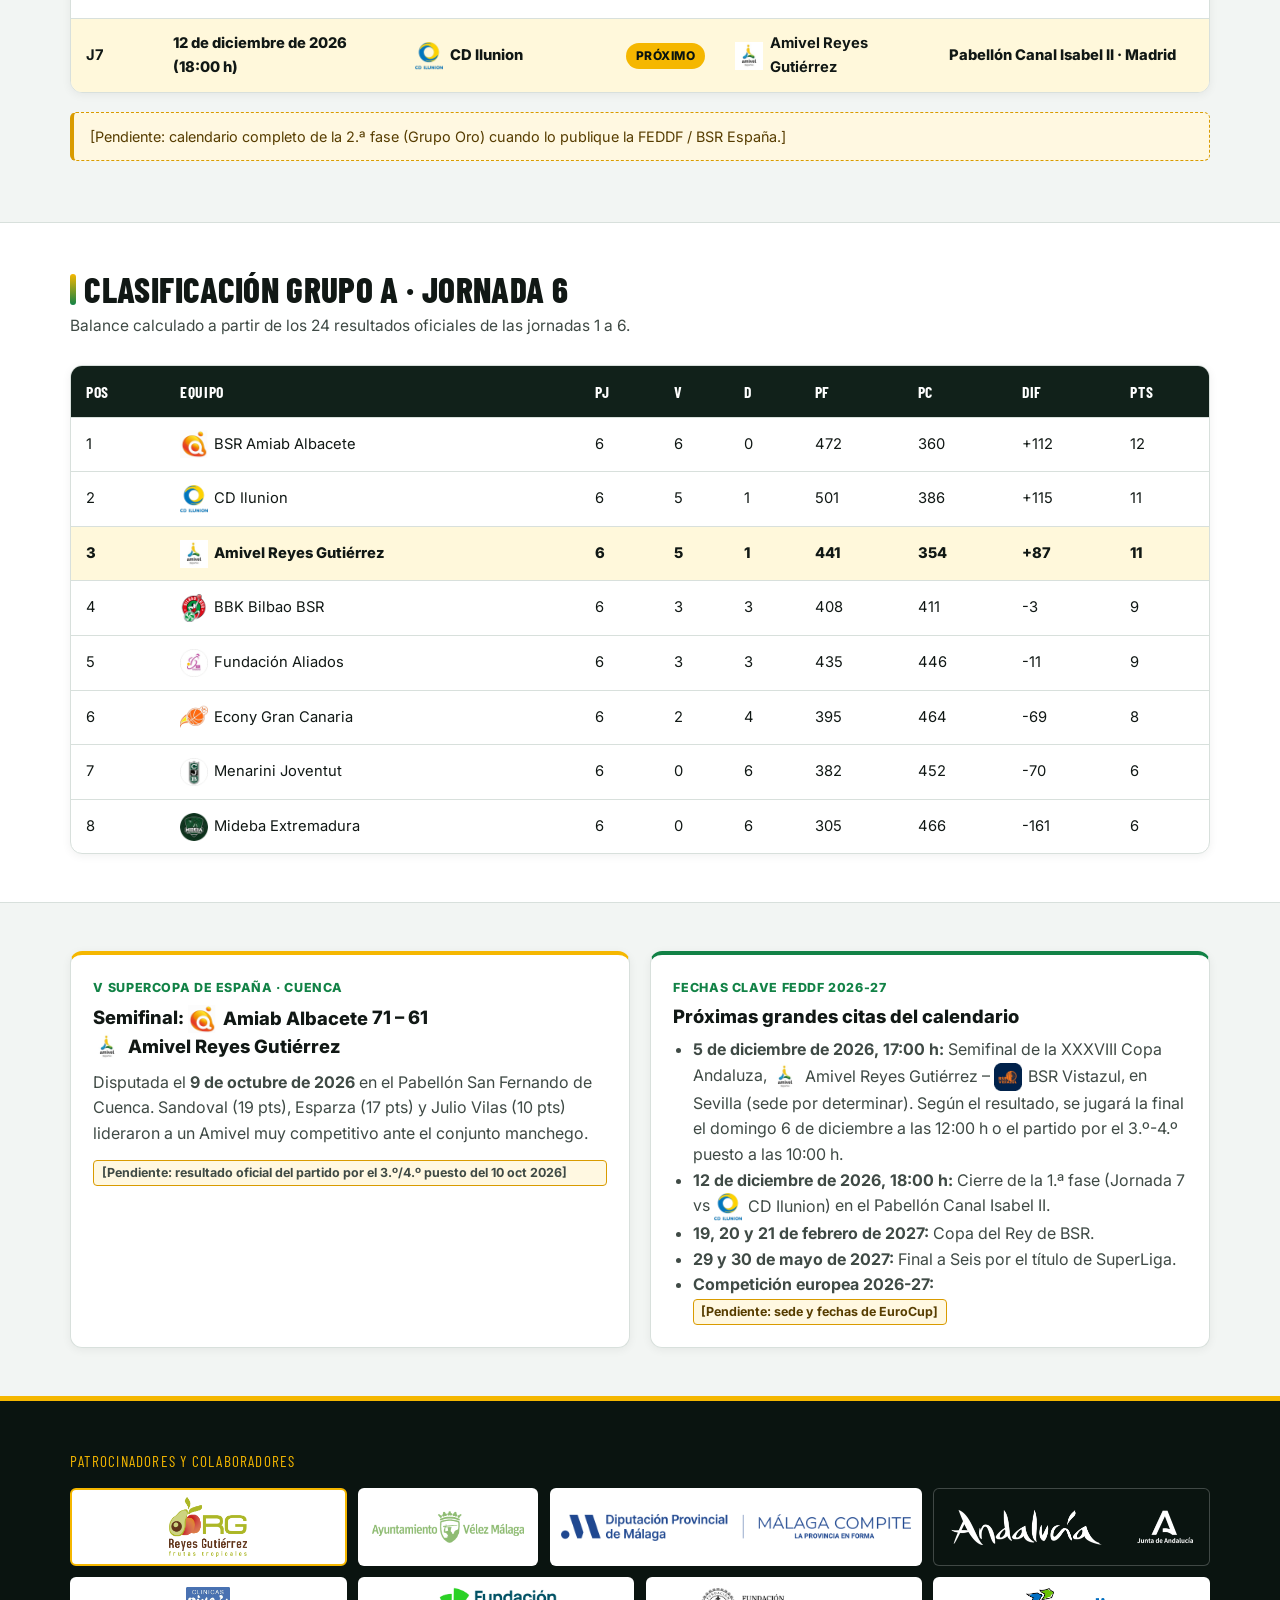
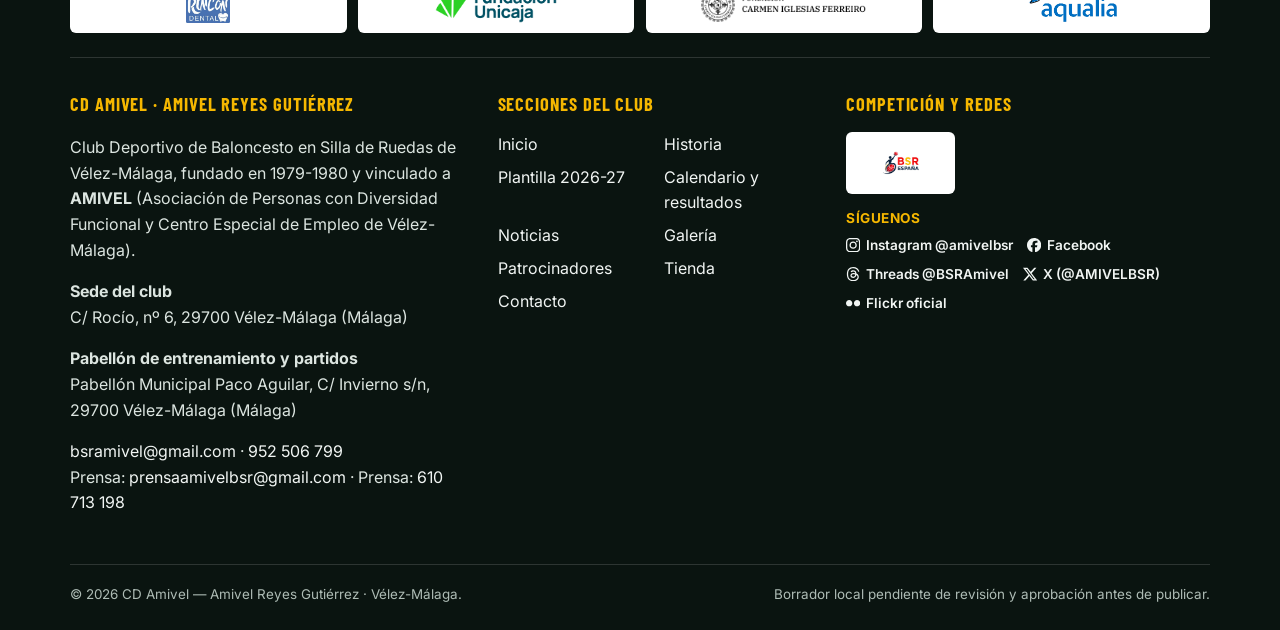
<file: calendario.html>
<!DOCTYPE html>
<html lang="es">
<head>
  <meta charset="UTF-8">
  <meta name="robots" content="noindex, nofollow">
  <meta name="viewport" content="width=device-width, initial-scale=1.0">
  <title>Calendario y Resultados 2026-27 · CD Amivel</title>
  <meta name="description" content="Calendario oficial, resultados por jornada y clasificación del Grupo A de la SuperLiga Fundación ONCE 2026-27 para el Amivel Reyes Gutiérrez.">
  <link rel="icon" href="favicon.ico" sizes="any">
  <link rel="icon" type="image/png" sizes="32x32" href="assets/favicon-32.png">
  <link rel="apple-touch-icon" href="assets/apple-touch-icon.png">
  <link rel="preconnect" href="https://fonts.googleapis.com">
  <link rel="preconnect" href="https://fonts.gstatic.com" crossorigin>
  <link href="https://fonts.googleapis.com/css2?family=Barlow+Condensed:wght@700;800&family=Inter:wght@400;500;600;700;800&display=swap" rel="stylesheet">
  <link rel="stylesheet" href="css/styles.css">
</head>
<body>
  <a class="skip-link" href="#contenido">Saltar al contenido principal</a>

  <div class="top-strip">
    <div class="container top-strip-inner">
      <span><strong>CD Amivel</strong> · Equipo oficial: <strong>Amivel Reyes Gutiérrez</strong> · SuperLiga BSR 2026-27</span>
      <span><a href="mailto:bsramivel@gmail.com">bsramivel@gmail.com</a> · <a href="tel:+34952506799">952 506 799</a> · Prensa: <a href="mailto:prensaamivelbsr@gmail.com">prensaamivelbsr@gmail.com</a> · Prensa: <a href="tel:+34610713198">610 713 198</a></span>
    </div>
  </div>

  <header class="site-header">
    <div class="container header-inner">
      <a class="brand" href="index.html">
        <img class="brand-logo" src="assets/logo-original.jpg" alt="Logotipo de CD Amivel Deportivo" width="44" height="44">
        <span class="brand-text">
          <span class="brand-name">CD Amivel</span>
          <span class="brand-sub">Amivel Reyes Gutiérrez · BSR</span>
        </span>
      </a>

      <button class="nav-toggle" type="button" data-nav-toggle aria-expanded="false" aria-controls="site-nav">
        <span aria-hidden="true">☰</span> Menú
      </button>

      <nav class="site-nav" id="site-nav" aria-label="Navegación principal">
        <ul class="nav-list">
          <li><a class="nav-link" href="index.html">Inicio</a></li>
          <li><a class="nav-link" href="historia.html">Historia</a></li>
          <li><a class="nav-link" href="plantilla.html">Plantilla</a></li>
          <li><a class="nav-link" href="calendario.html" aria-current="page">Calendario</a></li>
          <li><a class="nav-link" href="noticias.html">Noticias</a></li>
          <li><a class="nav-link" href="galeria.html">Galería</a></li>
          <li><a class="nav-link" href="patrocinadores.html">Patrocinadores</a></li>
          <li><a class="nav-link" href="tienda.html">Tienda</a></li>
          <li><a class="nav-link" href="contacto.html">Contacto</a></li>
        </ul>
      </nav>
    </div>
  </header>
  <section class="page-header">
    <div class="container">
      <div class="breadcrumb"><a href="index.html">Inicio</a> / Calendario y resultados</div>
      <h1>Calendario y Resultados 2026-27</h1>
      <p>Seguimiento completo del Amivel Reyes Gutiérrez en la SuperLiga Trofeo Fundación ONCE (Grupo A) y competiciones oficiales FEDDF.</p>
    </div>
  </section>

  <main id="contenido">
    <section class="section">
      <div class="container">
        <div class="league-banner reveal" style="margin-bottom:1.75rem;">
          <img src="assets/logo-liga-bsr-espana.jpg" alt="Logotipo oficial de BSR España" width="140" height="78">
          <div>
            <h2 style="margin:0 0 0.25rem;font-size:1.35rem;text-transform:uppercase;">SuperLiga Trofeo Fundación ONCE 2026-2027 · Nuevo formato</h2>
            <p style="margin:0;color:var(--ink-secondary);">16 equipos divididos en dos grupos de 8 en primera fase a una sola vuelta. Los <strong>5 primeros del Grupo A</strong> pasan directamente al <strong>Grupo Oro</strong> por el título. Con 5 victorias en 6 partidos (11 puntos), el Amivel Reyes Gutiérrez ya tiene asegurada su plaza matemática en el Grupo Oro.</p>
          </div>
        </div>

        <div class="section-header">
          <div>
            <h2 class="section-title">Próximos partidos</h2>
            <p class="section-subtitle">Citas confirmadas del primer equipo, en orden cronológico.</p>
          </div>
        </div>

        <div class="table-wrap reveal">
          <table>
            <thead>
              <tr>
                <th>Fecha</th>
                <th>Competición</th>
                <th>Partido</th>
                <th>Hora</th>
                <th>Sede</th>
              </tr>
            </thead>
            <tbody>
              <tr class="highlight-row">
                <td>5 de diciembre de 2026</td>
                <td>Semifinal de la XXXVIII Copa Andaluza</td>
                <td><span class="team"><img class="team-crest" src="assets/escudos/amivel.png" alt="Escudo de Amivel Reyes Gutiérrez" width="28" height="28"><strong>Amivel Reyes Gutiérrez</strong></span> – <span class="team"><img class="team-crest" src="assets/escudos/vistazul.png" alt="Escudo de BSR Vistazul" width="28" height="28">BSR Vistazul</span></td>
                <td>17:00 h</td>
                <td>Sevilla (sede por determinar)</td>
              </tr>
              <tr>
                <td>12 de diciembre de 2026</td>
                <td>SuperLiga · Jornada 7 (Grupo A)</td>
                <td><span class="team"><img class="team-crest" src="assets/escudos/ilunion.png" alt="Escudo de CD Ilunion" width="28" height="28">CD Ilunion</span> vs <span class="team"><img class="team-crest" src="assets/escudos/amivel.png" alt="Escudo de Amivel Reyes Gutiérrez" width="28" height="28"><strong>Amivel Reyes Gutiérrez</strong></span></td>
                <td>18:00 h</td>
                <td>Pabellón Canal Isabel II</td>
              </tr>
            </tbody>
          </table>
        </div>
        <p class="pending-note" style="margin-top:1.15rem;">Según el resultado, se jugará la final el domingo 6 de diciembre a las 12:00 h o el partido por el 3.º-4.º puesto a las 10:00 h.</p>

        <div class="section-header">
          <div>
            <h2 class="section-title">Partidos del Amivel Reyes Gutiérrez · 1.ª Fase (Grupo A)</h2>
            <p class="section-subtitle">Todos los resultados verificados de la temporada 2026-27 hasta el 25 de noviembre de 2026.</p>
          </div>
        </div>

        <div class="table-wrap reveal">
          <table>
            <thead>
              <tr>
                <th>Jornada</th>
                <th>Fecha</th>
                <th>Local</th>
                <th>Marcador</th>
                <th>Visitante</th>
                <th>Pabellón / Estado</th>
              </tr>
            </thead>
            <tbody>
              <tr>
                <td><strong>J1</strong></td>
                <td>Sáb 17 oct 2026</td>
                <td><span class="team"><img class="team-crest" src="assets/escudos/joventut.png" alt="Escudo de Menarini Joventut" width="28" height="28">Menarini Joventut</span></td>
                <td><span class="badge badge-win">48 – 63</span></td>
                <td><span class="team"><img class="team-crest" src="assets/escudos/amivel.png" alt="Escudo de Amivel Reyes Gutiérrez" width="28" height="28"><strong>Amivel Reyes Gutiérrez</strong></span></td>
                <td>Badalona · Victoria visitante</td>
              </tr>
              <tr>
                <td><strong>J2</strong></td>
                <td>Sáb 24 oct 2026 (18:00)</td>
                <td><span class="team"><img class="team-crest" src="assets/escudos/amivel.png" alt="Escudo de Amivel Reyes Gutiérrez" width="28" height="28"><strong>Amivel Reyes Gutiérrez</strong></span></td>
                <td><span class="badge badge-loss">69 – 76</span></td>
                <td><span class="team"><img class="team-crest" src="assets/escudos/amiab.png" alt="Escudo de BSR Amiab Albacete" width="28" height="28">BSR Amiab Albacete</span></td>
                <td>Pab. Paco Aguilar · Vélez-Málaga</td>
              </tr>
              <tr>
                <td><strong>J3</strong></td>
                <td>Sáb 31 oct 2026 (18:30)</td>
                <td><span class="team"><img class="team-crest" src="assets/escudos/aliados.png" alt="Escudo de Fundación Aliados" width="28" height="28">Fundación Aliados</span></td>
                <td><span class="badge badge-win">66 – 80</span></td>
                <td><span class="team"><img class="team-crest" src="assets/escudos/amivel.png" alt="Escudo de Amivel Reyes Gutiérrez" width="28" height="28"><strong>Amivel Reyes Gutiérrez</strong></span></td>
                <td>Pab. Pilar Fdez. Valderrama · Valladolid</td>
              </tr>
              <tr>
                <td><strong>J4</strong></td>
                <td>Sáb 7 nov 2026 (18:00)</td>
                <td><span class="team"><img class="team-crest" src="assets/escudos/amivel.png" alt="Escudo de Amivel Reyes Gutiérrez" width="28" height="28"><strong>Amivel Reyes Gutiérrez</strong></span></td>
                <td><span class="badge badge-win">70 – 41</span></td>
                <td><span class="team"><img class="team-crest" src="assets/escudos/mideba.png" alt="Escudo de Mideba Extremadura" width="28" height="28">Mideba Extremadura</span></td>
                <td>Pab. Paco Aguilar · Vélez-Málaga</td>
              </tr>
              <tr>
                <td><strong>J5</strong></td>
                <td>Sáb 14 nov 2026</td>
                <td><span class="team"><img class="team-crest" src="assets/escudos/bilbao.png" alt="Escudo de BBK Bilbao BSR" width="28" height="28">BBK Bilbao BSR</span></td>
                <td><span class="badge badge-win">64 – 71</span></td>
                <td><span class="team"><img class="team-crest" src="assets/escudos/amivel.png" alt="Escudo de Amivel Reyes Gutiérrez" width="28" height="28"><strong>Amivel Reyes Gutiérrez</strong></span></td>
                <td>Pol. Txurdinaga · Bilbao</td>
              </tr>
              <tr>
                <td><strong>J6</strong></td>
                <td>Sáb 21 nov 2026 (18:00)</td>
                <td><span class="team"><img class="team-crest" src="assets/escudos/amivel.png" alt="Escudo de Amivel Reyes Gutiérrez" width="28" height="28"><strong>Amivel Reyes Gutiérrez</strong></span></td>
                <td><span class="badge badge-win">88 – 59</span></td>
                <td><span class="team"><img class="team-crest" src="assets/escudos/econy.png" alt="Escudo de Econy Gran Canaria" width="28" height="28">Econy Gran Canaria</span></td>
                <td>Pab. Paco Aguilar · Vélez-Málaga</td>
              </tr>
              <tr class="highlight-row">
                <td><strong>J7</strong></td>
                <td>12 de diciembre de 2026 (18:00 h)</td>
                <td><span class="team"><img class="team-crest" src="assets/escudos/ilunion.png" alt="Escudo de CD Ilunion" width="28" height="28">CD Ilunion</span></td>
                <td><span class="badge badge-next">Próximo</span></td>
                <td><span class="team"><img class="team-crest" src="assets/escudos/amivel.png" alt="Escudo de Amivel Reyes Gutiérrez" width="28" height="28"><strong>Amivel Reyes Gutiérrez</strong></span></td>
                <td>Pabellón Canal Isabel II · Madrid</td>
              </tr>
            </tbody>
          </table>
        </div>

        <div class="pending-note" style="margin-top:1.15rem;">
          [Pendiente: calendario completo de la 2.ª fase (Grupo Oro) cuando lo publique la FEDDF / BSR España.]
        </div>
      </div>
    </section>

    <section class="section section-alt">
      <div class="container">
        <div class="section-header">
          <div>
            <h2 class="section-title">Clasificación Grupo A · Jornada 6</h2>
            <p class="section-subtitle">Balance calculado a partir de los 24 resultados oficiales de las jornadas 1 a 6.</p>
          </div>
        </div>

        <div class="table-wrap reveal">
          <table>
            <thead>
              <tr>
                <th>Pos</th>
                <th>Equipo</th>
                <th>PJ</th>
                <th>V</th>
                <th>D</th>
                <th>PF</th>
                <th>PC</th>
                <th>Dif</th>
                <th>Pts</th>
              </tr>
            </thead>
            <tbody>
              <tr><td>1</td><td><span class="team"><img class="team-crest" src="assets/escudos/amiab.png" alt="Escudo de BSR Amiab Albacete" width="28" height="28">BSR Amiab Albacete</span></td><td>6</td><td>6</td><td>0</td><td>472</td><td>360</td><td>+112</td><td>12</td></tr>
              <tr><td>2</td><td><span class="team"><img class="team-crest" src="assets/escudos/ilunion.png" alt="Escudo de CD Ilunion" width="28" height="28">CD Ilunion</span></td><td>6</td><td>5</td><td>1</td><td>501</td><td>386</td><td>+115</td><td>11</td></tr>
              <tr class="highlight-row"><td>3</td><td><span class="team"><img class="team-crest" src="assets/escudos/amivel.png" alt="Escudo de Amivel Reyes Gutiérrez" width="28" height="28">Amivel Reyes Gutiérrez</span></td><td>6</td><td>5</td><td>1</td><td>441</td><td>354</td><td>+87</td><td>11</td></tr>
              <tr><td>4</td><td><span class="team"><img class="team-crest" src="assets/escudos/bilbao.png" alt="Escudo de BBK Bilbao BSR" width="28" height="28">BBK Bilbao BSR</span></td><td>6</td><td>3</td><td>3</td><td>408</td><td>411</td><td>-3</td><td>9</td></tr>
              <tr><td>5</td><td><span class="team"><img class="team-crest" src="assets/escudos/aliados.png" alt="Escudo de Fundación Aliados" width="28" height="28">Fundación Aliados</span></td><td>6</td><td>3</td><td>3</td><td>435</td><td>446</td><td>-11</td><td>9</td></tr>
              <tr><td>6</td><td><span class="team"><img class="team-crest" src="assets/escudos/econy.png" alt="Escudo de Econy Gran Canaria" width="28" height="28">Econy Gran Canaria</span></td><td>6</td><td>2</td><td>4</td><td>395</td><td>464</td><td>-69</td><td>8</td></tr>
              <tr><td>7</td><td><span class="team"><img class="team-crest" src="assets/escudos/joventut.png" alt="Escudo de Menarini Joventut" width="28" height="28">Menarini Joventut</span></td><td>6</td><td>0</td><td>6</td><td>382</td><td>452</td><td>-70</td><td>6</td></tr>
              <tr><td>8</td><td><span class="team"><img class="team-crest" src="assets/escudos/mideba.png" alt="Escudo de Mideba Extremadura" width="28" height="28">Mideba Extremadura</span></td><td>6</td><td>0</td><td>6</td><td>305</td><td>466</td><td>-161</td><td>6</td></tr>
            </tbody>
          </table>
        </div>
      </div>
    </section>

    <section class="section">
      <div class="container grid grid-2">
        <article class="card card-accent-gold reveal">
          <span class="card-meta">V Supercopa de España · Cuenca</span>
          <h3>Semifinal: <span class="team"><img class="team-crest" src="assets/escudos/amiab.png" alt="Escudo de Amiab Albacete" width="28" height="28">Amiab Albacete</span> 71 – 61 <span class="team"><img class="team-crest" src="assets/escudos/amivel.png" alt="Escudo de Amivel Reyes Gutiérrez" width="28" height="28">Amivel Reyes Gutiérrez</span></h3>
          <p>Disputada el <strong>9 de octubre de 2026</strong> en el Pabellón San Fernando de Cuenca. Sandoval (19 pts), Esparza (17 pts) y Julio Vilas (10 pts) lideraron a un Amivel muy competitivo ante el conjunto manchego.</p>
          <p class="pending-inline">[Pendiente: resultado oficial del partido por el 3.º/4.º puesto del 10 oct 2026]</p>
        </article>

        <article class="card card-accent-green reveal">
          <span class="card-meta">Fechas clave FEDDF 2026-27</span>
          <h3>Próximas grandes citas del calendario</h3>
          <ul style="margin:0;padding-left:1.2rem;color:var(--ink-secondary);">
            <li><strong>5 de diciembre de 2026, 17:00 h:</strong> Semifinal de la XXXVIII Copa Andaluza, <span class="team"><img class="team-crest" src="assets/escudos/amivel.png" alt="Escudo de Amivel Reyes Gutiérrez" width="28" height="28">Amivel Reyes Gutiérrez</span> – <span class="team"><img class="team-crest" src="assets/escudos/vistazul.png" alt="Escudo de BSR Vistazul" width="28" height="28">BSR Vistazul</span>, en Sevilla (sede por determinar). Según el resultado, se jugará la final el domingo 6 de diciembre a las 12:00 h o el partido por el 3.º-4.º puesto a las 10:00 h.</li>
            <li><strong>12 de diciembre de 2026, 18:00 h:</strong> Cierre de la 1.ª fase (Jornada 7 vs <span class="team"><img class="team-crest" src="assets/escudos/ilunion.png" alt="Escudo de CD Ilunion" width="28" height="28">CD Ilunion</span>) en el Pabellón Canal Isabel II.</li>
            <li><strong>19, 20 y 21 de febrero de 2027:</strong> Copa del Rey de BSR.</li>
            <li><strong>29 y 30 de mayo de 2027:</strong> Final a Seis por el título de SuperLiga.</li>
            <li><strong>Competición europea 2026-27:</strong> <span class="pending-inline">[Pendiente: sede y fechas de EuroCup]</span></li>
          </ul>
        </article>
      </div>
    </section>
  </main>
  <footer class="site-footer">
    <div class="container">
      <div class="footer-sponsors">
        <p class="footer-sponsors-label">Patrocinadores y colaboradores</p>
        <ul class="footer-sponsors-list">
          <li class="footer-sponsor footer-sponsor-principal">
            <a href="https://www.reyesgutierrez.com/" target="_blank" rel="noopener noreferrer" aria-label="Reyes Gutiérrez Frutas Tropicales, patrocinador principal">
              <img src="assets/patrocinadores/reyes-gutierrez.png" alt="Logotipo de Reyes Gutiérrez Frutas Tropicales, patrocinador principal" width="1197" height="921">
            </a>
          </li>
          <li class="footer-sponsor">
            <a href="https://www.velezmalaga.es/" target="_blank" rel="noopener noreferrer" aria-label="Ayuntamiento de Vélez-Málaga">
              <img src="assets/patrocinadores/ayuntamiento-velez-malaga.png" alt="Logotipo del Ayuntamiento de Vélez-Málaga" width="492" height="114">
            </a>
          </li>
          <li class="footer-sponsor footer-sponsor-wide">
            <a href="https://www.malaga.es/" target="_blank" rel="noopener noreferrer" aria-label="Diputación Provincial de Málaga y Málaga Compite">
              <img src="assets/patrocinadores/diputacion-malaga.png" alt="Logotipos de la Diputación Provincial de Málaga y Málaga Compite" width="1772" height="136">
            </a>
          </li>
          <li class="footer-sponsor footer-sponsor-dark">
            <a href="https://www.juntadeandalucia.es/" target="_blank" rel="noopener noreferrer" aria-label="Junta de Andalucía">
              <img src="assets/patrocinadores/junta-andalucia.png" alt="Logotipo de la Junta de Andalucía" width="1948" height="287">
            </a>
          </li>
          <li class="footer-sponsor">
            <a href="https://rinconsalud.es/dental/odontologia-general/limpieza-dental/" target="_blank" rel="noopener noreferrer" aria-label="Clínicas Rincón Dental">
              <img src="assets/patrocinadores/clinicas-rincon-dental.jpg" alt="Logotipo de Clínicas Rincón Dental" width="320" height="260">
            </a>
          </li>
          <li class="footer-sponsor">
            <a href="https://www.fundacionunicaja.com/" target="_blank" rel="noopener noreferrer" aria-label="Fundación Unicaja">
              <img src="assets/patrocinadores/fundacion-unicaja.png" alt="Logotipo de Fundación Unicaja" width="1400" height="412">
            </a>
          </li>
          <li class="footer-sponsor footer-sponsor-wordmark">
            <a href="https://fundacioncarmeniglesiasferreiro.org/" target="_blank" rel="noopener noreferrer" aria-label="Fundación Carmen Iglesias Ferreiro">
              <img src="assets/patrocinadores/fundacion-carmen-iglesias.png" alt="Logotipo de la Fundación Carmen Iglesias Ferreiro" width="430" height="88">
            </a>
          </li>
          <li class="footer-sponsor">
            <a href="https://www.aqualia.com/" target="_blank" rel="noopener noreferrer" aria-label="Aqualia">
              <img src="assets/patrocinadores/aqualia.png" alt="Logotipo de Aqualia" width="714" height="278">
            </a>
          </li>
        </ul>
      </div>

      <div class="footer-grid">
        <div>
          <h2 class="footer-heading">CD Amivel · Amivel Reyes Gutiérrez</h2>
          <p>Club Deportivo de Baloncesto en Silla de Ruedas de Vélez-Málaga, fundado en 1979-1980 y vinculado a <strong>AMIVEL</strong> (Asociación de Personas con Diversidad Funcional y Centro Especial de Empleo de Vélez-Málaga).</p>
          <p><strong>Sede del club</strong><br>C/ Rocío, nº 6, 29700 Vélez-Málaga (Málaga)</p>
          <p><strong>Pabellón de entrenamiento y partidos</strong><br>Pabellón Municipal Paco Aguilar, C/ Invierno s/n, 29700 Vélez-Málaga (Málaga)</p>
          <p>
            <a href="mailto:bsramivel@gmail.com">bsramivel@gmail.com</a> ·
            <a href="tel:+34952506799">952 506 799</a><br>
            Prensa: <a href="mailto:prensaamivelbsr@gmail.com">prensaamivelbsr@gmail.com</a> ·
            Prensa: <a href="tel:+34610713198">610 713 198</a>
          </p>
        </div>

        <div>
          <h2 class="footer-heading">Secciones del club</h2>
          <ul class="footer-links">
            <li><a href="index.html">Inicio</a></li>
            <li><a href="historia.html">Historia</a></li>
            <li><a href="plantilla.html">Plantilla 2026-27</a></li>
            <li><a href="calendario.html">Calendario y resultados</a></li>
            <li><a href="noticias.html">Noticias</a></li>
            <li><a href="galeria.html">Galería</a></li>
            <li><a href="patrocinadores.html">Patrocinadores</a></li>
            <li><a href="tienda.html">Tienda</a></li>
            <li><a href="contacto.html">Contacto</a></li>
          </ul>
        </div>

        <div>
          <h2 class="footer-heading">Competición y redes</h2>
          <div class="footer-logos">
            <a class="footer-logo-badge" href="calendario.html" aria-label="BSR España, competición oficial">
              <img src="assets/logo-liga-bsr-espana.jpg" alt="Logotipo de BSR España" width="90" height="48">
            </a>
          </div>
          <p class="social-follow">Síguenos</p>
          <ul class="social-links"><li><a href="https://www.instagram.com/amivelbsr/" target="_blank" rel="noopener noreferrer" aria-label="Instagram @amivelbsr"><svg viewBox="0 0 24 24" aria-hidden="true" focusable="false"><path d="M7.0301.084c-1.2768.0602-2.1487.264-2.911.5634-.7888.3075-1.4575.72-2.1228 1.3877-.6652.6677-1.075 1.3368-1.3802 2.127-.2954.7638-.4956 1.6365-.552 2.914-.0564 1.2775-.0689 1.6882-.0626 4.947.0062 3.2586.0206 3.6671.0825 4.9473.061 1.2765.264 2.1482.5635 2.9107.308.7889.72 1.4573 1.388 2.1228.6679.6655 1.3365 1.0743 2.1285 1.38.7632.295 1.6361.4961 2.9134.552 1.2773.056 1.6884.069 4.9462.0627 3.2578-.0062 3.668-.0207 4.9478-.0814 1.28-.0607 2.147-.2652 2.9098-.5633.7889-.3086 1.4578-.72 2.1228-1.3881.665-.6682 1.0745-1.3378 1.3795-2.1284.2957-.7632.4966-1.636.552-2.9124.056-1.2809.0692-1.6898.063-4.948-.0063-3.2583-.021-3.6668-.0817-4.9465-.0607-1.2797-.264-2.1487-.5633-2.9117-.3084-.7889-.72-1.4568-1.3876-2.1228C21.2982 1.33 20.628.9208 19.8378.6165 19.074.321 18.2017.1197 16.9244.0645 15.6471.0093 15.236-.005 11.977.0014 8.718.0076 8.31.0215 7.0301.0839m.1402 21.6932c-1.17-.0509-1.8053-.2453-2.2287-.408-.5606-.216-.96-.4771-1.3819-.895-.422-.4178-.6811-.8186-.9-1.378-.1644-.4234-.3624-1.058-.4171-2.228-.0595-1.2645-.072-1.6442-.079-4.848-.007-3.2037.0053-3.583.0607-4.848.05-1.169.2456-1.805.408-2.2282.216-.5613.4762-.96.895-1.3816.4188-.4217.8184-.6814 1.3783-.9003.423-.1651 1.0575-.3614 2.227-.4171 1.2655-.06 1.6447-.072 4.848-.079 3.2033-.007 3.5835.005 4.8495.0608 1.169.0508 1.8053.2445 2.228.408.5608.216.96.4754 1.3816.895.4217.4194.6816.8176.9005 1.3787.1653.4217.3617 1.056.4169 2.2263.0602 1.2655.0739 1.645.0796 4.848.0058 3.203-.0055 3.5834-.061 4.848-.051 1.17-.245 1.8055-.408 2.2294-.216.5604-.4763.96-.8954 1.3814-.419.4215-.8181.6811-1.3783.9-.4224.1649-1.0577.3617-2.2262.4174-1.2656.0595-1.6448.072-4.8493.079-3.2045.007-3.5825-.006-4.848-.0608M16.953 5.5864A1.44 1.44 0 1 0 18.39 4.144a1.44 1.44 0 0 0-1.437 1.4424M5.8385 12.012c.0067 3.4032 2.7706 6.1557 6.173 6.1493 3.4026-.0065 6.157-2.7701 6.1506-6.1733-.0065-3.4032-2.771-6.1565-6.174-6.1498-3.403.0067-6.156 2.771-6.1496 6.1738M8 12.0077a4 4 0 1 1 4.008 3.9921A3.9996 3.9996 0 0 1 8 12.0077"/></svg><span>Instagram @amivelbsr</span></a></li><li><a href="https://www.facebook.com/search/top/?q=amivel%20reyes%20guti%C3%A9rrez" target="_blank" rel="noopener noreferrer" aria-label="Facebook"><svg viewBox="0 0 24 24" aria-hidden="true" focusable="false"><path d="M9.101 23.691v-7.98H6.627v-3.667h2.474v-1.58c0-4.085 1.848-5.978 5.858-5.978.401 0 .955.042 1.468.103a8.68 8.68 0 0 1 1.141.195v3.325a8.623 8.623 0 0 0-.653-.036 26.805 26.805 0 0 0-.733-.009c-.707 0-1.259.096-1.675.309a1.686 1.686 0 0 0-.679.622c-.258.42-.374.995-.374 1.752v1.297h3.919l-.386 2.103-.287 1.564h-3.246v8.245C19.396 23.238 24 18.179 24 12.044c0-6.627-5.373-12-12-12s-12 5.373-12 12c0 5.628 3.874 10.35 9.101 11.647Z"/></svg><span>Facebook</span></a></li><li><a href="https://www.threads.net/@bsramivel" target="_blank" rel="noopener noreferrer" aria-label="Threads @BSRAmivel"><svg viewBox="0 0 24 24" aria-hidden="true" focusable="false"><path d="M12.186 24h-.007c-3.581-.024-6.334-1.205-8.184-3.509C2.35 18.44 1.5 15.586 1.472 12.01v-.017c.03-3.579.879-6.43 2.525-8.482C5.845 1.205 8.6.024 12.18 0h.014c2.746.02 5.043.725 6.826 2.098 1.677 1.29 2.858 3.13 3.509 5.467l-2.04.569c-1.104-3.96-3.898-5.984-8.304-6.015-2.91.022-5.11.936-6.54 2.717C4.307 6.504 3.616 8.914 3.589 12c.027 3.086.718 5.496 2.057 7.164 1.43 1.783 3.631 2.698 6.54 2.717 2.623-.02 4.358-.631 5.8-2.045 1.647-1.613 1.618-3.593 1.09-4.798-.31-.71-.873-1.3-1.634-1.75-.192 1.352-.622 2.446-1.284 3.272-.886 1.102-2.14 1.704-3.73 1.79-1.202.065-2.361-.218-3.259-.801-1.063-.689-1.685-1.74-1.752-2.964-.065-1.19.408-2.285 1.33-3.082.88-.76 2.119-1.207 3.583-1.291a13.853 13.853 0 0 1 3.02.142c-.126-.742-.375-1.332-.75-1.757-.513-.586-1.308-.883-2.359-.89h-.029c-.844 0-1.992.232-2.721 1.32L7.734 7.847c.98-1.454 2.568-2.256 4.478-2.256h.044c3.194.02 5.097 1.975 5.287 5.388.108.046.216.094.321.142 1.49.7 2.58 1.761 3.154 3.07.797 1.82.871 4.79-1.548 7.158-1.85 1.81-4.094 2.628-7.277 2.65Zm1.003-11.69c-.242 0-.487.007-.739.021-1.836.103-2.98.946-2.916 2.143.067 1.256 1.452 1.839 2.784 1.767 1.224-.065 2.818-.543 3.086-3.71a10.5 10.5 0 0 0-2.215-.221z"/></svg><span>Threads @BSRAmivel</span></a></li><li><a href="https://x.com/AMIVELBSR" target="_blank" rel="noopener noreferrer" aria-label="X (@AMIVELBSR)"><svg viewBox="0 0 24 24" aria-hidden="true" focusable="false"><path d="M18.901 1.153h3.68l-8.04 9.19L24 22.846h-7.406l-5.8-7.584-6.638 7.584H.474l8.6-9.83L0 1.154h7.594l5.243 6.932ZM17.61 20.644h2.039L6.486 3.24H4.298Z"/></svg><span>X (@AMIVELBSR)</span></a></li><li><a href="https://www.flickr.com/photos/203475003@N02/" target="_blank" rel="noopener noreferrer" aria-label="Flickr oficial"><svg viewBox="0 0 24 24" aria-hidden="true" focusable="false"><path d="M5.334 6.666C2.3884 6.666 0 9.055 0 12c0 2.9456 2.3884 5.334 5.334 5.334 2.9456 0 5.332-2.3884 5.332-5.334 0-2.945-2.3864-5.334-5.332-5.334zm13.332 0c-2.9456 0-5.332 2.389-5.332 5.334 0 2.9456 2.3864 5.334 5.332 5.334C21.6116 17.334 24 14.9456 24 12c0-2.945-2.3884-5.334-5.334-5.334Z"/></svg><span>Flickr oficial</span></a></li></ul>
        </div>
      </div>

      <div class="footer-bottom">
        <span>© 2026 CD Amivel — Amivel Reyes Gutiérrez · Vélez-Málaga.</span>
        <span>Borrador local pendiente de revisión y aprobación antes de publicar.</span>
      </div>
    </div>
  </footer>
  <script src="js/main.js" defer></script>
</body>
</html>
</file>
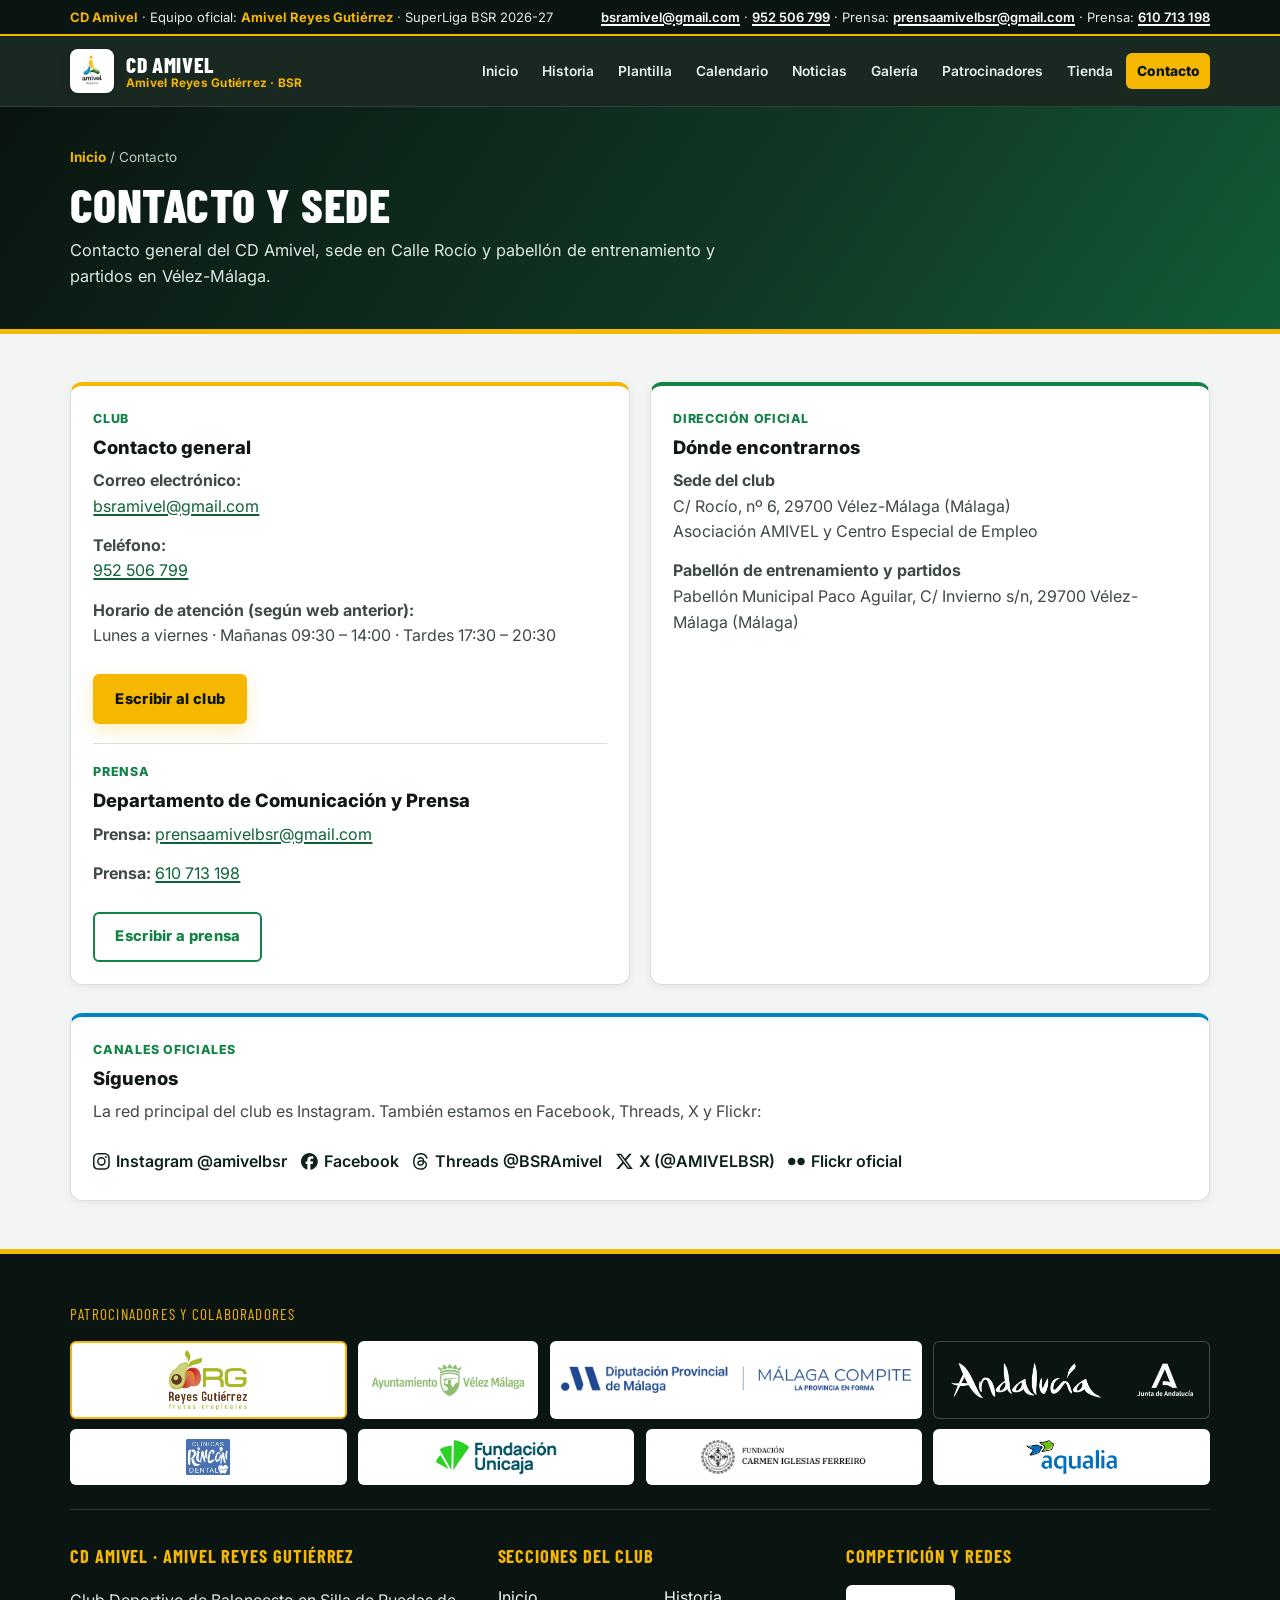
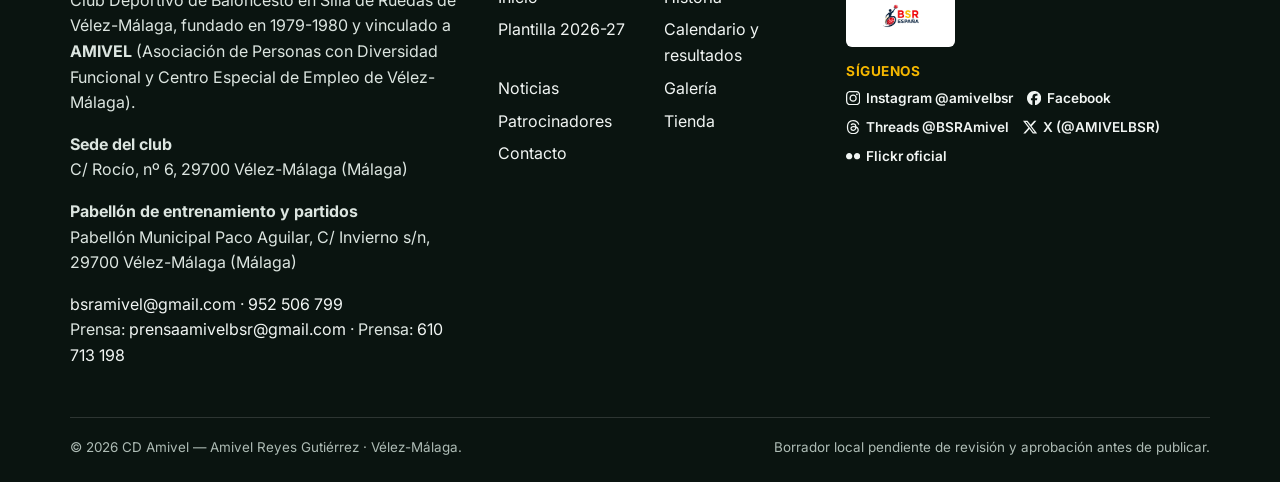
<file: contacto.html>
<!DOCTYPE html>
<html lang="es">
<head>
  <meta charset="UTF-8">
  <meta name="robots" content="noindex, nofollow">
  <meta name="viewport" content="width=device-width, initial-scale=1.0">
  <title>Contacto · CD Amivel — Amivel Reyes Gutiérrez</title>
  <meta name="description" content="Contacto general del CD Amivel, sede en C/ Rocío nº 6 de Vélez-Málaga, y pabellón de entrenamiento y partidos.">
  <link rel="icon" href="favicon.ico" sizes="any">
  <link rel="icon" type="image/png" sizes="32x32" href="assets/favicon-32.png">
  <link rel="apple-touch-icon" href="assets/apple-touch-icon.png">
  <link rel="preconnect" href="https://fonts.googleapis.com">
  <link rel="preconnect" href="https://fonts.gstatic.com" crossorigin>
  <link href="https://fonts.googleapis.com/css2?family=Barlow+Condensed:wght@700;800&family=Inter:wght@400;500;600;700;800&display=swap" rel="stylesheet">
  <link rel="stylesheet" href="css/styles.css">
</head>
<body>
  <a class="skip-link" href="#contenido">Saltar al contenido principal</a>

  <div class="top-strip">
    <div class="container top-strip-inner">
      <span><strong>CD Amivel</strong> · Equipo oficial: <strong>Amivel Reyes Gutiérrez</strong> · SuperLiga BSR 2026-27</span>
      <span><a href="mailto:bsramivel@gmail.com">bsramivel@gmail.com</a> · <a href="tel:+34952506799">952 506 799</a> · Prensa: <a href="mailto:prensaamivelbsr@gmail.com">prensaamivelbsr@gmail.com</a> · Prensa: <a href="tel:+34610713198">610 713 198</a></span>
    </div>
  </div>

  <header class="site-header">
    <div class="container header-inner">
      <a class="brand" href="index.html">
        <img class="brand-logo" src="assets/logo-original.jpg" alt="Logotipo de CD Amivel Deportivo" width="44" height="44">
        <span class="brand-text">
          <span class="brand-name">CD Amivel</span>
          <span class="brand-sub">Amivel Reyes Gutiérrez · BSR</span>
        </span>
      </a>

      <button class="nav-toggle" type="button" data-nav-toggle aria-expanded="false" aria-controls="site-nav">
        <span aria-hidden="true">☰</span> Menú
      </button>

      <nav class="site-nav" id="site-nav" aria-label="Navegación principal">
        <ul class="nav-list">
          <li><a class="nav-link" href="index.html">Inicio</a></li>
          <li><a class="nav-link" href="historia.html">Historia</a></li>
          <li><a class="nav-link" href="plantilla.html">Plantilla</a></li>
          <li><a class="nav-link" href="calendario.html">Calendario</a></li>
          <li><a class="nav-link" href="noticias.html">Noticias</a></li>
          <li><a class="nav-link" href="galeria.html">Galería</a></li>
          <li><a class="nav-link" href="patrocinadores.html">Patrocinadores</a></li>
          <li><a class="nav-link" href="tienda.html">Tienda</a></li>
          <li><a class="nav-link" href="contacto.html" aria-current="page">Contacto</a></li>
        </ul>
      </nav>
    </div>
  </header>
  <section class="page-header">
    <div class="container">
      <div class="breadcrumb"><a href="index.html">Inicio</a> / Contacto</div>
      <h1>Contacto y Sede</h1>
      <p>Contacto general del CD Amivel, sede en Calle Rocío y pabellón de entrenamiento y partidos en Vélez-Málaga.</p>
    </div>
  </section>

  <main id="contenido">
    <section class="section">
      <div class="container grid grid-2">
        <article class="card card-accent-gold reveal">
          <span class="card-meta">Club</span>
          <h3>Contacto general</h3>
          <p><strong>Correo electrónico:</strong><br><a href="mailto:bsramivel@gmail.com">bsramivel@gmail.com</a></p>
          <p><strong>Teléfono:</strong><br><a href="tel:+34952506799">952 506 799</a></p>
          <p><strong>Horario de atención (según web anterior):</strong><br>Lunes a viernes · Mañanas 09:30 – 14:00 · Tardes 17:30 – 20:30</p>
          <div style="margin-top:0.75rem;">
            <a class="btn btn-primary" href="mailto:bsramivel@gmail.com">Escribir al club</a>
          </div>
          <hr style="margin:1.15rem 0;border:0;border-top:1px solid var(--border-subtle);">
          <span class="card-meta">Prensa</span>
          <h3>Departamento de Comunicación y Prensa</h3>
          <p><strong>Prensa:</strong> <a href="mailto:prensaamivelbsr@gmail.com">prensaamivelbsr@gmail.com</a></p>
          <p><strong>Prensa:</strong> <a href="tel:+34610713198">610 713 198</a></p>
          <div style="margin-top:0.75rem;">
            <a class="btn btn-outline" href="mailto:prensaamivelbsr@gmail.com">Escribir a prensa</a>
          </div>
        </article>

        <article class="card card-accent-green reveal">
          <span class="card-meta">Dirección oficial</span>
          <h3>Dónde encontrarnos</h3>
          <p><strong>Sede del club</strong><br>C/ Rocío, nº 6, 29700 Vélez-Málaga (Málaga)<br>Asociación AMIVEL y Centro Especial de Empleo</p>
          <p><strong>Pabellón de entrenamiento y partidos</strong><br>Pabellón Municipal Paco Aguilar, C/ Invierno s/n, 29700 Vélez-Málaga (Málaga)</p>
        </article>
      </div>

      <div class="container" style="margin-top:1.75rem;">
        <article class="card card-accent-cyan reveal">
          <span class="card-meta">Canales oficiales</span>
          <h3>Síguenos</h3>
          <p>La red principal del club es Instagram. También estamos en Facebook, Threads, X y Flickr:</p>
          <ul class="social-links social-links-card"><li><a href="https://www.instagram.com/amivelbsr/" target="_blank" rel="noopener noreferrer" aria-label="Instagram @amivelbsr"><svg viewBox="0 0 24 24" aria-hidden="true" focusable="false"><path d="M7.0301.084c-1.2768.0602-2.1487.264-2.911.5634-.7888.3075-1.4575.72-2.1228 1.3877-.6652.6677-1.075 1.3368-1.3802 2.127-.2954.7638-.4956 1.6365-.552 2.914-.0564 1.2775-.0689 1.6882-.0626 4.947.0062 3.2586.0206 3.6671.0825 4.9473.061 1.2765.264 2.1482.5635 2.9107.308.7889.72 1.4573 1.388 2.1228.6679.6655 1.3365 1.0743 2.1285 1.38.7632.295 1.6361.4961 2.9134.552 1.2773.056 1.6884.069 4.9462.0627 3.2578-.0062 3.668-.0207 4.9478-.0814 1.28-.0607 2.147-.2652 2.9098-.5633.7889-.3086 1.4578-.72 2.1228-1.3881.665-.6682 1.0745-1.3378 1.3795-2.1284.2957-.7632.4966-1.636.552-2.9124.056-1.2809.0692-1.6898.063-4.948-.0063-3.2583-.021-3.6668-.0817-4.9465-.0607-1.2797-.264-2.1487-.5633-2.9117-.3084-.7889-.72-1.4568-1.3876-2.1228C21.2982 1.33 20.628.9208 19.8378.6165 19.074.321 18.2017.1197 16.9244.0645 15.6471.0093 15.236-.005 11.977.0014 8.718.0076 8.31.0215 7.0301.0839m.1402 21.6932c-1.17-.0509-1.8053-.2453-2.2287-.408-.5606-.216-.96-.4771-1.3819-.895-.422-.4178-.6811-.8186-.9-1.378-.1644-.4234-.3624-1.058-.4171-2.228-.0595-1.2645-.072-1.6442-.079-4.848-.007-3.2037.0053-3.583.0607-4.848.05-1.169.2456-1.805.408-2.2282.216-.5613.4762-.96.895-1.3816.4188-.4217.8184-.6814 1.3783-.9003.423-.1651 1.0575-.3614 2.227-.4171 1.2655-.06 1.6447-.072 4.848-.079 3.2033-.007 3.5835.005 4.8495.0608 1.169.0508 1.8053.2445 2.228.408.5608.216.96.4754 1.3816.895.4217.4194.6816.8176.9005 1.3787.1653.4217.3617 1.056.4169 2.2263.0602 1.2655.0739 1.645.0796 4.848.0058 3.203-.0055 3.5834-.061 4.848-.051 1.17-.245 1.8055-.408 2.2294-.216.5604-.4763.96-.8954 1.3814-.419.4215-.8181.6811-1.3783.9-.4224.1649-1.0577.3617-2.2262.4174-1.2656.0595-1.6448.072-4.8493.079-3.2045.007-3.5825-.006-4.848-.0608M16.953 5.5864A1.44 1.44 0 1 0 18.39 4.144a1.44 1.44 0 0 0-1.437 1.4424M5.8385 12.012c.0067 3.4032 2.7706 6.1557 6.173 6.1493 3.4026-.0065 6.157-2.7701 6.1506-6.1733-.0065-3.4032-2.771-6.1565-6.174-6.1498-3.403.0067-6.156 2.771-6.1496 6.1738M8 12.0077a4 4 0 1 1 4.008 3.9921A3.9996 3.9996 0 0 1 8 12.0077"/></svg><span>Instagram @amivelbsr</span></a></li><li><a href="https://www.facebook.com/search/top/?q=amivel%20reyes%20guti%C3%A9rrez" target="_blank" rel="noopener noreferrer" aria-label="Facebook"><svg viewBox="0 0 24 24" aria-hidden="true" focusable="false"><path d="M9.101 23.691v-7.98H6.627v-3.667h2.474v-1.58c0-4.085 1.848-5.978 5.858-5.978.401 0 .955.042 1.468.103a8.68 8.68 0 0 1 1.141.195v3.325a8.623 8.623 0 0 0-.653-.036 26.805 26.805 0 0 0-.733-.009c-.707 0-1.259.096-1.675.309a1.686 1.686 0 0 0-.679.622c-.258.42-.374.995-.374 1.752v1.297h3.919l-.386 2.103-.287 1.564h-3.246v8.245C19.396 23.238 24 18.179 24 12.044c0-6.627-5.373-12-12-12s-12 5.373-12 12c0 5.628 3.874 10.35 9.101 11.647Z"/></svg><span>Facebook</span></a></li><li><a href="https://www.threads.net/@bsramivel" target="_blank" rel="noopener noreferrer" aria-label="Threads @BSRAmivel"><svg viewBox="0 0 24 24" aria-hidden="true" focusable="false"><path d="M12.186 24h-.007c-3.581-.024-6.334-1.205-8.184-3.509C2.35 18.44 1.5 15.586 1.472 12.01v-.017c.03-3.579.879-6.43 2.525-8.482C5.845 1.205 8.6.024 12.18 0h.014c2.746.02 5.043.725 6.826 2.098 1.677 1.29 2.858 3.13 3.509 5.467l-2.04.569c-1.104-3.96-3.898-5.984-8.304-6.015-2.91.022-5.11.936-6.54 2.717C4.307 6.504 3.616 8.914 3.589 12c.027 3.086.718 5.496 2.057 7.164 1.43 1.783 3.631 2.698 6.54 2.717 2.623-.02 4.358-.631 5.8-2.045 1.647-1.613 1.618-3.593 1.09-4.798-.31-.71-.873-1.3-1.634-1.75-.192 1.352-.622 2.446-1.284 3.272-.886 1.102-2.14 1.704-3.73 1.79-1.202.065-2.361-.218-3.259-.801-1.063-.689-1.685-1.74-1.752-2.964-.065-1.19.408-2.285 1.33-3.082.88-.76 2.119-1.207 3.583-1.291a13.853 13.853 0 0 1 3.02.142c-.126-.742-.375-1.332-.75-1.757-.513-.586-1.308-.883-2.359-.89h-.029c-.844 0-1.992.232-2.721 1.32L7.734 7.847c.98-1.454 2.568-2.256 4.478-2.256h.044c3.194.02 5.097 1.975 5.287 5.388.108.046.216.094.321.142 1.49.7 2.58 1.761 3.154 3.07.797 1.82.871 4.79-1.548 7.158-1.85 1.81-4.094 2.628-7.277 2.65Zm1.003-11.69c-.242 0-.487.007-.739.021-1.836.103-2.98.946-2.916 2.143.067 1.256 1.452 1.839 2.784 1.767 1.224-.065 2.818-.543 3.086-3.71a10.5 10.5 0 0 0-2.215-.221z"/></svg><span>Threads @BSRAmivel</span></a></li><li><a href="https://x.com/AMIVELBSR" target="_blank" rel="noopener noreferrer" aria-label="X (@AMIVELBSR)"><svg viewBox="0 0 24 24" aria-hidden="true" focusable="false"><path d="M18.901 1.153h3.68l-8.04 9.19L24 22.846h-7.406l-5.8-7.584-6.638 7.584H.474l8.6-9.83L0 1.154h7.594l5.243 6.932ZM17.61 20.644h2.039L6.486 3.24H4.298Z"/></svg><span>X (@AMIVELBSR)</span></a></li><li><a href="https://www.flickr.com/photos/203475003@N02/" target="_blank" rel="noopener noreferrer" aria-label="Flickr oficial"><svg viewBox="0 0 24 24" aria-hidden="true" focusable="false"><path d="M5.334 6.666C2.3884 6.666 0 9.055 0 12c0 2.9456 2.3884 5.334 5.334 5.334 2.9456 0 5.332-2.3884 5.332-5.334 0-2.945-2.3864-5.334-5.332-5.334zm13.332 0c-2.9456 0-5.332 2.389-5.332 5.334 0 2.9456 2.3864 5.334 5.332 5.334C21.6116 17.334 24 14.9456 24 12c0-2.945-2.3884-5.334-5.334-5.334Z"/></svg><span>Flickr oficial</span></a></li></ul>
        </article>
      </div>
    </section>
  </main>
  <footer class="site-footer">
    <div class="container">
      <div class="footer-sponsors">
        <p class="footer-sponsors-label">Patrocinadores y colaboradores</p>
        <ul class="footer-sponsors-list">
          <li class="footer-sponsor footer-sponsor-principal">
            <a href="https://www.reyesgutierrez.com/" target="_blank" rel="noopener noreferrer" aria-label="Reyes Gutiérrez Frutas Tropicales, patrocinador principal">
              <img src="assets/patrocinadores/reyes-gutierrez.png" alt="Logotipo de Reyes Gutiérrez Frutas Tropicales, patrocinador principal" width="1197" height="921">
            </a>
          </li>
          <li class="footer-sponsor">
            <a href="https://www.velezmalaga.es/" target="_blank" rel="noopener noreferrer" aria-label="Ayuntamiento de Vélez-Málaga">
              <img src="assets/patrocinadores/ayuntamiento-velez-malaga.png" alt="Logotipo del Ayuntamiento de Vélez-Málaga" width="492" height="114">
            </a>
          </li>
          <li class="footer-sponsor footer-sponsor-wide">
            <a href="https://www.malaga.es/" target="_blank" rel="noopener noreferrer" aria-label="Diputación Provincial de Málaga y Málaga Compite">
              <img src="assets/patrocinadores/diputacion-malaga.png" alt="Logotipos de la Diputación Provincial de Málaga y Málaga Compite" width="1772" height="136">
            </a>
          </li>
          <li class="footer-sponsor footer-sponsor-dark">
            <a href="https://www.juntadeandalucia.es/" target="_blank" rel="noopener noreferrer" aria-label="Junta de Andalucía">
              <img src="assets/patrocinadores/junta-andalucia.png" alt="Logotipo de la Junta de Andalucía" width="1948" height="287">
            </a>
          </li>
          <li class="footer-sponsor">
            <a href="https://rinconsalud.es/dental/odontologia-general/limpieza-dental/" target="_blank" rel="noopener noreferrer" aria-label="Clínicas Rincón Dental">
              <img src="assets/patrocinadores/clinicas-rincon-dental.jpg" alt="Logotipo de Clínicas Rincón Dental" width="320" height="260">
            </a>
          </li>
          <li class="footer-sponsor">
            <a href="https://www.fundacionunicaja.com/" target="_blank" rel="noopener noreferrer" aria-label="Fundación Unicaja">
              <img src="assets/patrocinadores/fundacion-unicaja.png" alt="Logotipo de Fundación Unicaja" width="1400" height="412">
            </a>
          </li>
          <li class="footer-sponsor footer-sponsor-wordmark">
            <a href="https://fundacioncarmeniglesiasferreiro.org/" target="_blank" rel="noopener noreferrer" aria-label="Fundación Carmen Iglesias Ferreiro">
              <img src="assets/patrocinadores/fundacion-carmen-iglesias.png" alt="Logotipo de la Fundación Carmen Iglesias Ferreiro" width="430" height="88">
            </a>
          </li>
          <li class="footer-sponsor">
            <a href="https://www.aqualia.com/" target="_blank" rel="noopener noreferrer" aria-label="Aqualia">
              <img src="assets/patrocinadores/aqualia.png" alt="Logotipo de Aqualia" width="714" height="278">
            </a>
          </li>
        </ul>
      </div>

      <div class="footer-grid">
        <div>
          <h2 class="footer-heading">CD Amivel · Amivel Reyes Gutiérrez</h2>
          <p>Club Deportivo de Baloncesto en Silla de Ruedas de Vélez-Málaga, fundado en 1979-1980 y vinculado a <strong>AMIVEL</strong> (Asociación de Personas con Diversidad Funcional y Centro Especial de Empleo de Vélez-Málaga).</p>
          <p><strong>Sede del club</strong><br>C/ Rocío, nº 6, 29700 Vélez-Málaga (Málaga)</p>
          <p><strong>Pabellón de entrenamiento y partidos</strong><br>Pabellón Municipal Paco Aguilar, C/ Invierno s/n, 29700 Vélez-Málaga (Málaga)</p>
          <p>
            <a href="mailto:bsramivel@gmail.com">bsramivel@gmail.com</a> ·
            <a href="tel:+34952506799">952 506 799</a><br>
            Prensa: <a href="mailto:prensaamivelbsr@gmail.com">prensaamivelbsr@gmail.com</a> ·
            Prensa: <a href="tel:+34610713198">610 713 198</a>
          </p>
        </div>

        <div>
          <h2 class="footer-heading">Secciones del club</h2>
          <ul class="footer-links">
            <li><a href="index.html">Inicio</a></li>
            <li><a href="historia.html">Historia</a></li>
            <li><a href="plantilla.html">Plantilla 2026-27</a></li>
            <li><a href="calendario.html">Calendario y resultados</a></li>
            <li><a href="noticias.html">Noticias</a></li>
            <li><a href="galeria.html">Galería</a></li>
            <li><a href="patrocinadores.html">Patrocinadores</a></li>
            <li><a href="tienda.html">Tienda</a></li>
            <li><a href="contacto.html">Contacto</a></li>
          </ul>
        </div>

        <div>
          <h2 class="footer-heading">Competición y redes</h2>
          <div class="footer-logos">
            <a class="footer-logo-badge" href="calendario.html" aria-label="BSR España, competición oficial">
              <img src="assets/logo-liga-bsr-espana.jpg" alt="Logotipo de BSR España" width="90" height="48">
            </a>
          </div>
          <p class="social-follow">Síguenos</p>
          <ul class="social-links"><li><a href="https://www.instagram.com/amivelbsr/" target="_blank" rel="noopener noreferrer" aria-label="Instagram @amivelbsr"><svg viewBox="0 0 24 24" aria-hidden="true" focusable="false"><path d="M7.0301.084c-1.2768.0602-2.1487.264-2.911.5634-.7888.3075-1.4575.72-2.1228 1.3877-.6652.6677-1.075 1.3368-1.3802 2.127-.2954.7638-.4956 1.6365-.552 2.914-.0564 1.2775-.0689 1.6882-.0626 4.947.0062 3.2586.0206 3.6671.0825 4.9473.061 1.2765.264 2.1482.5635 2.9107.308.7889.72 1.4573 1.388 2.1228.6679.6655 1.3365 1.0743 2.1285 1.38.7632.295 1.6361.4961 2.9134.552 1.2773.056 1.6884.069 4.9462.0627 3.2578-.0062 3.668-.0207 4.9478-.0814 1.28-.0607 2.147-.2652 2.9098-.5633.7889-.3086 1.4578-.72 2.1228-1.3881.665-.6682 1.0745-1.3378 1.3795-2.1284.2957-.7632.4966-1.636.552-2.9124.056-1.2809.0692-1.6898.063-4.948-.0063-3.2583-.021-3.6668-.0817-4.9465-.0607-1.2797-.264-2.1487-.5633-2.9117-.3084-.7889-.72-1.4568-1.3876-2.1228C21.2982 1.33 20.628.9208 19.8378.6165 19.074.321 18.2017.1197 16.9244.0645 15.6471.0093 15.236-.005 11.977.0014 8.718.0076 8.31.0215 7.0301.0839m.1402 21.6932c-1.17-.0509-1.8053-.2453-2.2287-.408-.5606-.216-.96-.4771-1.3819-.895-.422-.4178-.6811-.8186-.9-1.378-.1644-.4234-.3624-1.058-.4171-2.228-.0595-1.2645-.072-1.6442-.079-4.848-.007-3.2037.0053-3.583.0607-4.848.05-1.169.2456-1.805.408-2.2282.216-.5613.4762-.96.895-1.3816.4188-.4217.8184-.6814 1.3783-.9003.423-.1651 1.0575-.3614 2.227-.4171 1.2655-.06 1.6447-.072 4.848-.079 3.2033-.007 3.5835.005 4.8495.0608 1.169.0508 1.8053.2445 2.228.408.5608.216.96.4754 1.3816.895.4217.4194.6816.8176.9005 1.3787.1653.4217.3617 1.056.4169 2.2263.0602 1.2655.0739 1.645.0796 4.848.0058 3.203-.0055 3.5834-.061 4.848-.051 1.17-.245 1.8055-.408 2.2294-.216.5604-.4763.96-.8954 1.3814-.419.4215-.8181.6811-1.3783.9-.4224.1649-1.0577.3617-2.2262.4174-1.2656.0595-1.6448.072-4.8493.079-3.2045.007-3.5825-.006-4.848-.0608M16.953 5.5864A1.44 1.44 0 1 0 18.39 4.144a1.44 1.44 0 0 0-1.437 1.4424M5.8385 12.012c.0067 3.4032 2.7706 6.1557 6.173 6.1493 3.4026-.0065 6.157-2.7701 6.1506-6.1733-.0065-3.4032-2.771-6.1565-6.174-6.1498-3.403.0067-6.156 2.771-6.1496 6.1738M8 12.0077a4 4 0 1 1 4.008 3.9921A3.9996 3.9996 0 0 1 8 12.0077"/></svg><span>Instagram @amivelbsr</span></a></li><li><a href="https://www.facebook.com/search/top/?q=amivel%20reyes%20guti%C3%A9rrez" target="_blank" rel="noopener noreferrer" aria-label="Facebook"><svg viewBox="0 0 24 24" aria-hidden="true" focusable="false"><path d="M9.101 23.691v-7.98H6.627v-3.667h2.474v-1.58c0-4.085 1.848-5.978 5.858-5.978.401 0 .955.042 1.468.103a8.68 8.68 0 0 1 1.141.195v3.325a8.623 8.623 0 0 0-.653-.036 26.805 26.805 0 0 0-.733-.009c-.707 0-1.259.096-1.675.309a1.686 1.686 0 0 0-.679.622c-.258.42-.374.995-.374 1.752v1.297h3.919l-.386 2.103-.287 1.564h-3.246v8.245C19.396 23.238 24 18.179 24 12.044c0-6.627-5.373-12-12-12s-12 5.373-12 12c0 5.628 3.874 10.35 9.101 11.647Z"/></svg><span>Facebook</span></a></li><li><a href="https://www.threads.net/@bsramivel" target="_blank" rel="noopener noreferrer" aria-label="Threads @BSRAmivel"><svg viewBox="0 0 24 24" aria-hidden="true" focusable="false"><path d="M12.186 24h-.007c-3.581-.024-6.334-1.205-8.184-3.509C2.35 18.44 1.5 15.586 1.472 12.01v-.017c.03-3.579.879-6.43 2.525-8.482C5.845 1.205 8.6.024 12.18 0h.014c2.746.02 5.043.725 6.826 2.098 1.677 1.29 2.858 3.13 3.509 5.467l-2.04.569c-1.104-3.96-3.898-5.984-8.304-6.015-2.91.022-5.11.936-6.54 2.717C4.307 6.504 3.616 8.914 3.589 12c.027 3.086.718 5.496 2.057 7.164 1.43 1.783 3.631 2.698 6.54 2.717 2.623-.02 4.358-.631 5.8-2.045 1.647-1.613 1.618-3.593 1.09-4.798-.31-.71-.873-1.3-1.634-1.75-.192 1.352-.622 2.446-1.284 3.272-.886 1.102-2.14 1.704-3.73 1.79-1.202.065-2.361-.218-3.259-.801-1.063-.689-1.685-1.74-1.752-2.964-.065-1.19.408-2.285 1.33-3.082.88-.76 2.119-1.207 3.583-1.291a13.853 13.853 0 0 1 3.02.142c-.126-.742-.375-1.332-.75-1.757-.513-.586-1.308-.883-2.359-.89h-.029c-.844 0-1.992.232-2.721 1.32L7.734 7.847c.98-1.454 2.568-2.256 4.478-2.256h.044c3.194.02 5.097 1.975 5.287 5.388.108.046.216.094.321.142 1.49.7 2.58 1.761 3.154 3.07.797 1.82.871 4.79-1.548 7.158-1.85 1.81-4.094 2.628-7.277 2.65Zm1.003-11.69c-.242 0-.487.007-.739.021-1.836.103-2.98.946-2.916 2.143.067 1.256 1.452 1.839 2.784 1.767 1.224-.065 2.818-.543 3.086-3.71a10.5 10.5 0 0 0-2.215-.221z"/></svg><span>Threads @BSRAmivel</span></a></li><li><a href="https://x.com/AMIVELBSR" target="_blank" rel="noopener noreferrer" aria-label="X (@AMIVELBSR)"><svg viewBox="0 0 24 24" aria-hidden="true" focusable="false"><path d="M18.901 1.153h3.68l-8.04 9.19L24 22.846h-7.406l-5.8-7.584-6.638 7.584H.474l8.6-9.83L0 1.154h7.594l5.243 6.932ZM17.61 20.644h2.039L6.486 3.24H4.298Z"/></svg><span>X (@AMIVELBSR)</span></a></li><li><a href="https://www.flickr.com/photos/203475003@N02/" target="_blank" rel="noopener noreferrer" aria-label="Flickr oficial"><svg viewBox="0 0 24 24" aria-hidden="true" focusable="false"><path d="M5.334 6.666C2.3884 6.666 0 9.055 0 12c0 2.9456 2.3884 5.334 5.334 5.334 2.9456 0 5.332-2.3884 5.332-5.334 0-2.945-2.3864-5.334-5.332-5.334zm13.332 0c-2.9456 0-5.332 2.389-5.332 5.334 0 2.9456 2.3864 5.334 5.332 5.334C21.6116 17.334 24 14.9456 24 12c0-2.945-2.3884-5.334-5.334-5.334Z"/></svg><span>Flickr oficial</span></a></li></ul>
        </div>
      </div>

      <div class="footer-bottom">
        <span>© 2026 CD Amivel — Amivel Reyes Gutiérrez · Vélez-Málaga.</span>
        <span>Borrador local pendiente de revisión y aprobación antes de publicar.</span>
      </div>
    </div>
  </footer>
  <script src="js/main.js" defer></script>
</body>
</html>
</file>
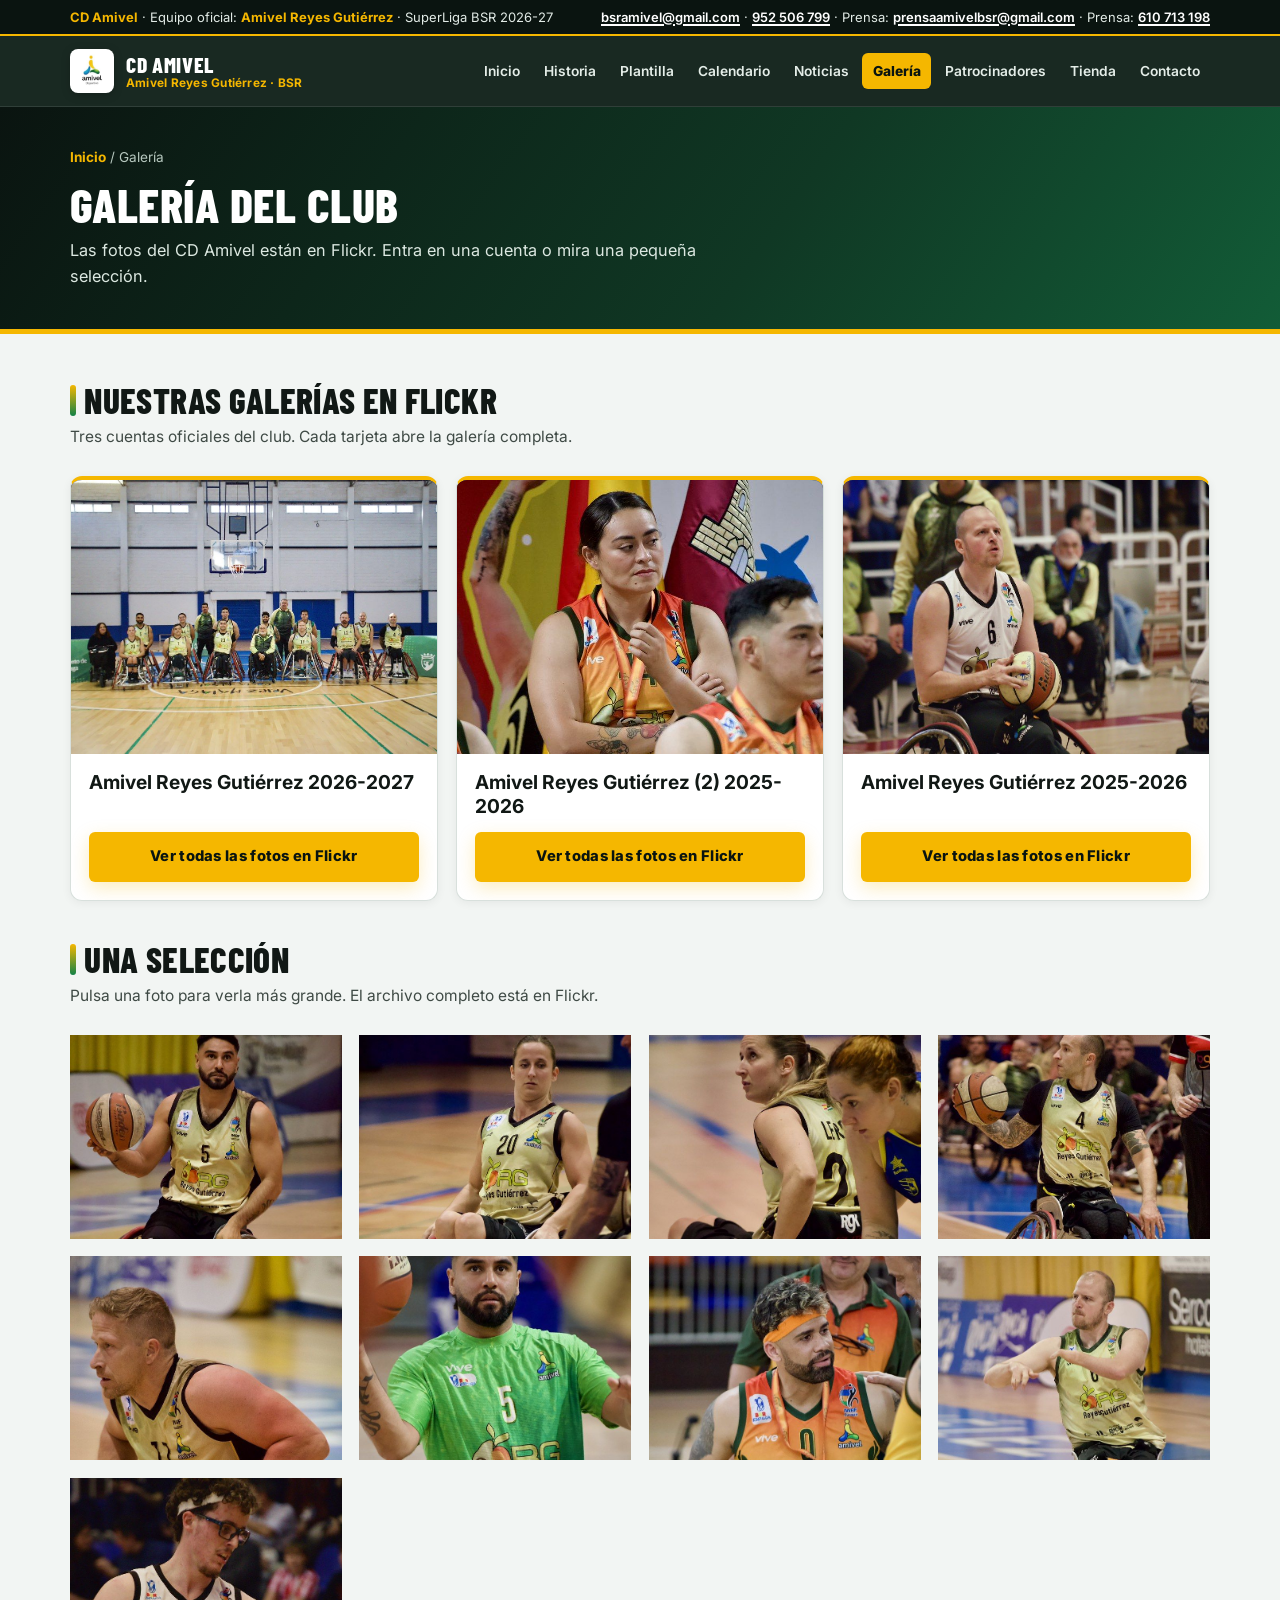
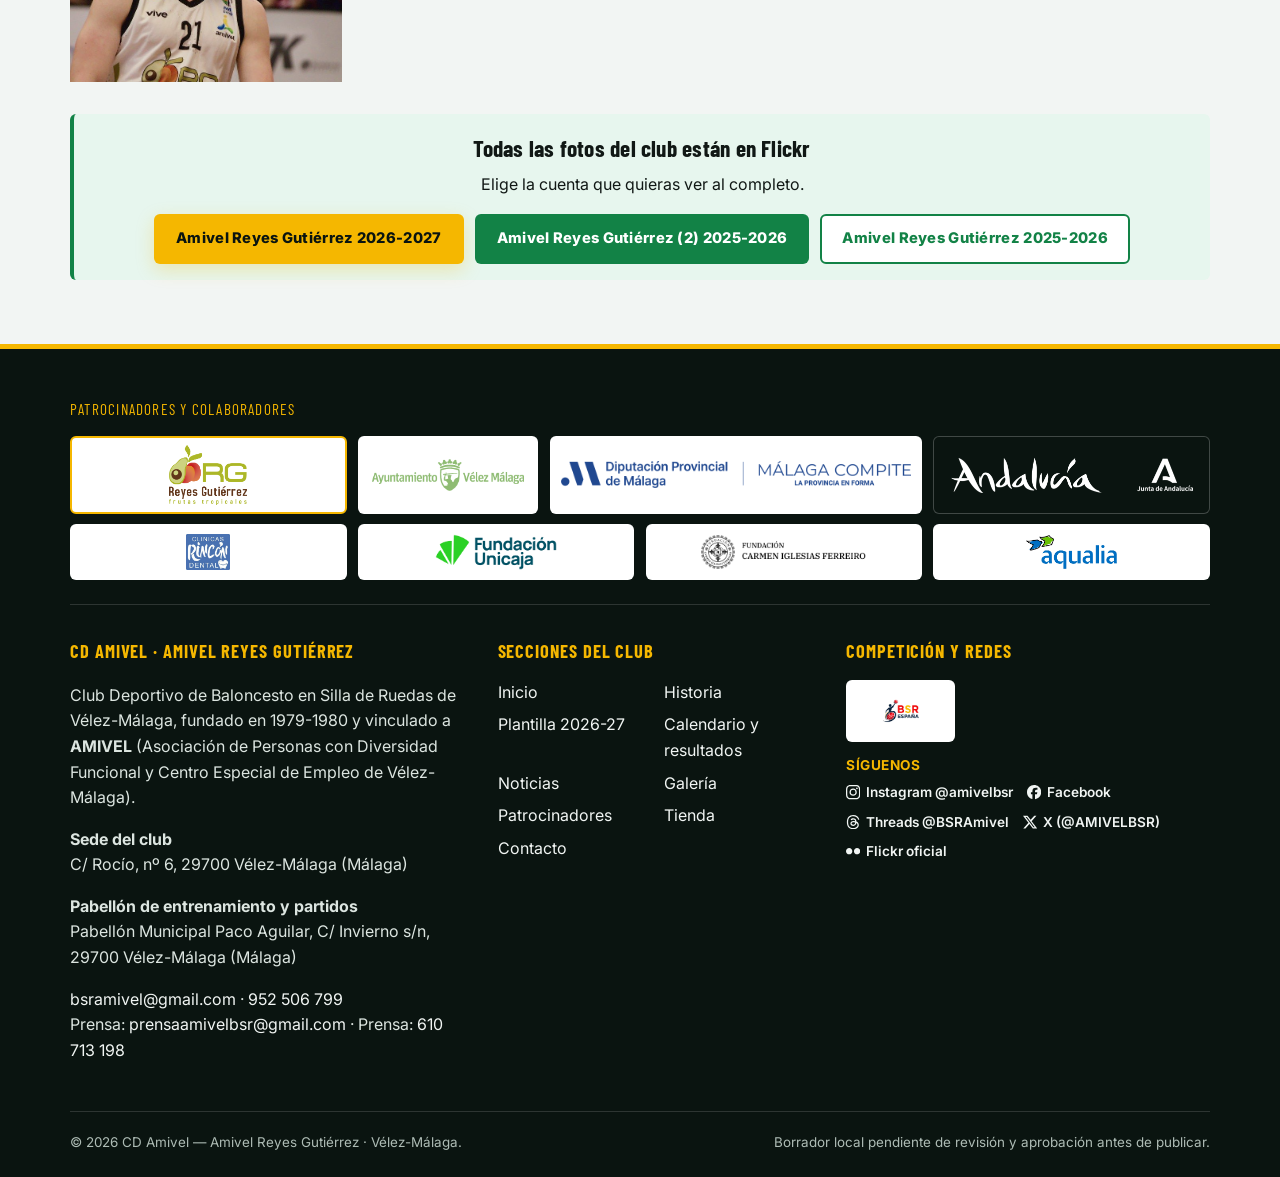
<file: galeria.html>
<!DOCTYPE html>
<html lang="es">
<head>
  <meta charset="UTF-8">
  <meta name="robots" content="noindex, nofollow">
  <meta name="viewport" content="width=device-width, initial-scale=1.0">
  <title>Galería de Fotos · CD Amivel — Amivel Reyes Gutiérrez</title>
  <meta name="description" content="Galería fotográfica oficial del CD Amivel / Amivel Reyes Gutiérrez con imágenes de partidos y afición procedentes de Flickr.">
  <link rel="icon" href="favicon.ico" sizes="any">
  <link rel="icon" type="image/png" sizes="32x32" href="assets/favicon-32.png">
  <link rel="apple-touch-icon" href="assets/apple-touch-icon.png">
  <link rel="preconnect" href="https://fonts.googleapis.com">
  <link rel="preconnect" href="https://fonts.gstatic.com" crossorigin>
  <link href="https://fonts.googleapis.com/css2?family=Barlow+Condensed:wght@700;800&family=Inter:wght@400;500;600;700;800&display=swap" rel="stylesheet">
  <link rel="stylesheet" href="css/styles.css">
</head>
<body>
  <a class="skip-link" href="#contenido">Saltar al contenido principal</a>

  <div class="top-strip">
    <div class="container top-strip-inner">
      <span><strong>CD Amivel</strong> · Equipo oficial: <strong>Amivel Reyes Gutiérrez</strong> · SuperLiga BSR 2026-27</span>
      <span><a href="mailto:bsramivel@gmail.com">bsramivel@gmail.com</a> · <a href="tel:+34952506799">952 506 799</a> · Prensa: <a href="mailto:prensaamivelbsr@gmail.com">prensaamivelbsr@gmail.com</a> · Prensa: <a href="tel:+34610713198">610 713 198</a></span>
    </div>
  </div>

  <header class="site-header">
    <div class="container header-inner">
      <a class="brand" href="index.html">
        <img class="brand-logo" src="assets/logo-original.jpg" alt="Logotipo de CD Amivel Deportivo" width="44" height="44">
        <span class="brand-text">
          <span class="brand-name">CD Amivel</span>
          <span class="brand-sub">Amivel Reyes Gutiérrez · BSR</span>
        </span>
      </a>

      <button class="nav-toggle" type="button" data-nav-toggle aria-expanded="false" aria-controls="site-nav">
        <span aria-hidden="true">☰</span> Menú
      </button>

      <nav class="site-nav" id="site-nav" aria-label="Navegación principal">
        <ul class="nav-list">
          <li><a class="nav-link" href="index.html">Inicio</a></li>
          <li><a class="nav-link" href="historia.html">Historia</a></li>
          <li><a class="nav-link" href="plantilla.html">Plantilla</a></li>
          <li><a class="nav-link" href="calendario.html">Calendario</a></li>
          <li><a class="nav-link" href="noticias.html">Noticias</a></li>
          <li><a class="nav-link" href="galeria.html" aria-current="page">Galería</a></li>
          <li><a class="nav-link" href="patrocinadores.html">Patrocinadores</a></li>
          <li><a class="nav-link" href="tienda.html">Tienda</a></li>
          <li><a class="nav-link" href="contacto.html">Contacto</a></li>
        </ul>
      </nav>
    </div>
  </header>
  <section class="page-header">
    <div class="container">
      <div class="breadcrumb"><a href="index.html">Inicio</a> / Galería</div>
      <h1>Galería del Club</h1>
      <p>Las fotos del CD Amivel están en Flickr. Entra en una cuenta o mira una pequeña selección.</p>
    </div>
  </section>

  <main id="contenido">
    <section class="section">
      <div class="container">
        <div class="section-header">
          <div>
            <h2 class="section-title">Nuestras galerías en Flickr</h2>
            <p class="section-subtitle">Tres cuentas oficiales del club. Cada tarjeta abre la galería completa.</p>
          </div>
        </div>

        <div class="flickr-accounts">
          <a class="flickr-account-card reveal" href="https://www.flickr.com/photos/205153999@N02/" target="_blank" rel="noopener noreferrer">
            <img src="assets/galeria/flickr-2026-27-plantilla.jpg" alt="Foto del CD Amivel Reyes Gutiérrez" width="1024" height="683">
            <div class="flickr-account-body">
              <h3>Amivel Reyes Gutiérrez 2026-2027</h3>
              <span class="btn btn-primary">Ver todas las fotos en Flickr</span>
            </div>
          </a>
          <a class="flickr-account-card reveal" href="https://www.flickr.com/photos/204362915@N06/" target="_blank" rel="noopener noreferrer">
            <img src="assets/galeria/flickr-amivelrg-medalla.jpg" alt="Foto del CD Amivel Reyes Gutiérrez" width="683" height="1024" loading="lazy">
            <div class="flickr-account-body">
              <h3>Amivel Reyes Gutiérrez (2) 2025-2026</h3>
              <span class="btn btn-primary">Ver todas las fotos en Flickr</span>
            </div>
          </a>
          <a class="flickr-account-card reveal" href="https://www.flickr.com/photos/203475003@N02/" target="_blank" rel="noopener noreferrer">
            <img src="assets/galeria/flickr-prensa-marsh-06.jpg" alt="Foto del CD Amivel Reyes Gutiérrez" width="1024" height="683" loading="lazy">
            <div class="flickr-account-body">
              <h3>Amivel Reyes Gutiérrez 2025-2026</h3>
              <span class="btn btn-primary">Ver todas las fotos en Flickr</span>
            </div>
          </a>
        </div>

        <div class="section-header" style="margin-top:2.5rem;">
          <div>
            <h2 class="section-title">Una selección</h2>
            <p class="section-subtitle">Pulsa una foto para verla más grande. El archivo completo está en Flickr.</p>
          </div>
        </div>

        <div class="gallery-grid">
          <button class="gallery-thumb-btn" type="button" data-lightbox-src="assets/galeria/flickr-2026-27-sandoval-05.jpg" data-lightbox-alt="Foto del CD Amivel Reyes Gutiérrez" aria-label="Ampliar foto del CD Amivel Reyes Gutiérrez">
            <img src="assets/galeria/flickr-2026-27-sandoval-05.jpg" alt="Foto del CD Amivel Reyes Gutiérrez" loading="lazy">
          </button>
          <button class="gallery-thumb-btn" type="button" data-lightbox-src="assets/galeria/flickr-2026-27-leroux-20.jpg" data-lightbox-alt="Foto del CD Amivel Reyes Gutiérrez" aria-label="Ampliar foto del CD Amivel Reyes Gutiérrez">
            <img src="assets/galeria/flickr-2026-27-leroux-20.jpg" alt="Foto del CD Amivel Reyes Gutiérrez" loading="lazy">
          </button>
          <button class="gallery-thumb-btn" type="button" data-lightbox-src="assets/galeria/flickr-2026-27-dorsal-02.jpg" data-lightbox-alt="Foto del CD Amivel Reyes Gutiérrez" aria-label="Ampliar foto del CD Amivel Reyes Gutiérrez">
            <img src="assets/galeria/flickr-2026-27-dorsal-02.jpg" alt="Foto del CD Amivel Reyes Gutiérrez" loading="lazy">
          </button>
          <button class="gallery-thumb-btn" type="button" data-lightbox-src="assets/galeria/flickr-2026-27-dorsal-04.jpg" data-lightbox-alt="Foto del CD Amivel Reyes Gutiérrez" aria-label="Ampliar foto del CD Amivel Reyes Gutiérrez">
            <img src="assets/galeria/flickr-2026-27-dorsal-04.jpg" alt="Foto del CD Amivel Reyes Gutiérrez" loading="lazy">
          </button>
          <button class="gallery-thumb-btn" type="button" data-lightbox-src="assets/galeria/flickr-2026-27-dorsal-11.jpg" data-lightbox-alt="Foto del CD Amivel Reyes Gutiérrez" aria-label="Ampliar foto del CD Amivel Reyes Gutiérrez">
            <img src="assets/galeria/flickr-2026-27-dorsal-11.jpg" alt="Foto del CD Amivel Reyes Gutiérrez" loading="lazy">
          </button>
          <button class="gallery-thumb-btn" type="button" data-lightbox-src="assets/galeria/flickr-amivelrg-dorsal-05.jpg" data-lightbox-alt="Foto del CD Amivel Reyes Gutiérrez" aria-label="Ampliar foto del CD Amivel Reyes Gutiérrez">
            <img src="assets/galeria/flickr-amivelrg-dorsal-05.jpg" alt="Foto del CD Amivel Reyes Gutiérrez" loading="lazy">
          </button>
          <button class="gallery-thumb-btn" type="button" data-lightbox-src="assets/galeria/flickr-amivelrg-dorsal-00.jpg" data-lightbox-alt="Foto del CD Amivel Reyes Gutiérrez" aria-label="Ampliar foto del CD Amivel Reyes Gutiérrez">
            <img src="assets/galeria/flickr-amivelrg-dorsal-00.jpg" alt="Foto del CD Amivel Reyes Gutiérrez" loading="lazy">
          </button>
          <button class="gallery-thumb-btn" type="button" data-lightbox-src="assets/galeria/flickr-prensa-dorsal-00.jpg" data-lightbox-alt="Foto del CD Amivel Reyes Gutiérrez" aria-label="Ampliar foto del CD Amivel Reyes Gutiérrez">
            <img src="assets/galeria/flickr-prensa-dorsal-00.jpg" alt="Foto del CD Amivel Reyes Gutiérrez" loading="lazy">
          </button>
          <button class="gallery-thumb-btn" type="button" data-lightbox-src="assets/galeria/flickr-prensa-dorsal-21.jpg" data-lightbox-alt="Foto del CD Amivel Reyes Gutiérrez" aria-label="Ampliar foto del CD Amivel Reyes Gutiérrez">
            <img src="assets/galeria/flickr-prensa-dorsal-21.jpg" alt="Foto del CD Amivel Reyes Gutiérrez" loading="lazy">
          </button>
        </div>

        <div class="info-box flickr-cta">
          <h2>Todas las fotos del club están en Flickr</h2>
          <p>Elige la cuenta que quieras ver al completo.</p>
          <div class="flickr-cta-links">
            <a class="btn btn-primary" href="https://www.flickr.com/photos/205153999@N02/" target="_blank" rel="noopener noreferrer">Amivel Reyes Gutiérrez 2026-2027</a>
            <a class="btn btn-secondary" href="https://www.flickr.com/photos/204362915@N06/" target="_blank" rel="noopener noreferrer">Amivel Reyes Gutiérrez (2) 2025-2026</a>
            <a class="btn btn-outline" href="https://www.flickr.com/photos/203475003@N02/" target="_blank" rel="noopener noreferrer">Amivel Reyes Gutiérrez 2025-2026</a>
          </div>
        </div>
      </div>
    </section>
  </main>

  <div class="lightbox" id="gallery-lightbox" role="dialog" aria-modal="true" aria-hidden="true" aria-label="Visor de fotografía ampliada">
    <div class="lightbox-dialog">
      <button class="lightbox-close" type="button" aria-label="Cerrar imagen">Cerrar ✕</button>
      <img class="lightbox-img" alt="">
    </div>
  </div>
  <footer class="site-footer">
    <div class="container">
      <div class="footer-sponsors">
        <p class="footer-sponsors-label">Patrocinadores y colaboradores</p>
        <ul class="footer-sponsors-list">
          <li class="footer-sponsor footer-sponsor-principal">
            <a href="https://www.reyesgutierrez.com/" target="_blank" rel="noopener noreferrer" aria-label="Reyes Gutiérrez Frutas Tropicales, patrocinador principal">
              <img src="assets/patrocinadores/reyes-gutierrez.png" alt="Logotipo de Reyes Gutiérrez Frutas Tropicales, patrocinador principal" width="1197" height="921">
            </a>
          </li>
          <li class="footer-sponsor">
            <a href="https://www.velezmalaga.es/" target="_blank" rel="noopener noreferrer" aria-label="Ayuntamiento de Vélez-Málaga">
              <img src="assets/patrocinadores/ayuntamiento-velez-malaga.png" alt="Logotipo del Ayuntamiento de Vélez-Málaga" width="492" height="114">
            </a>
          </li>
          <li class="footer-sponsor footer-sponsor-wide">
            <a href="https://www.malaga.es/" target="_blank" rel="noopener noreferrer" aria-label="Diputación Provincial de Málaga y Málaga Compite">
              <img src="assets/patrocinadores/diputacion-malaga.png" alt="Logotipos de la Diputación Provincial de Málaga y Málaga Compite" width="1772" height="136">
            </a>
          </li>
          <li class="footer-sponsor footer-sponsor-dark">
            <a href="https://www.juntadeandalucia.es/" target="_blank" rel="noopener noreferrer" aria-label="Junta de Andalucía">
              <img src="assets/patrocinadores/junta-andalucia.png" alt="Logotipo de la Junta de Andalucía" width="1948" height="287">
            </a>
          </li>
          <li class="footer-sponsor">
            <a href="https://rinconsalud.es/dental/odontologia-general/limpieza-dental/" target="_blank" rel="noopener noreferrer" aria-label="Clínicas Rincón Dental">
              <img src="assets/patrocinadores/clinicas-rincon-dental.jpg" alt="Logotipo de Clínicas Rincón Dental" width="320" height="260">
            </a>
          </li>
          <li class="footer-sponsor">
            <a href="https://www.fundacionunicaja.com/" target="_blank" rel="noopener noreferrer" aria-label="Fundación Unicaja">
              <img src="assets/patrocinadores/fundacion-unicaja.png" alt="Logotipo de Fundación Unicaja" width="1400" height="412">
            </a>
          </li>
          <li class="footer-sponsor footer-sponsor-wordmark">
            <a href="https://fundacioncarmeniglesiasferreiro.org/" target="_blank" rel="noopener noreferrer" aria-label="Fundación Carmen Iglesias Ferreiro">
              <img src="assets/patrocinadores/fundacion-carmen-iglesias.png" alt="Logotipo de la Fundación Carmen Iglesias Ferreiro" width="430" height="88">
            </a>
          </li>
          <li class="footer-sponsor">
            <a href="https://www.aqualia.com/" target="_blank" rel="noopener noreferrer" aria-label="Aqualia">
              <img src="assets/patrocinadores/aqualia.png" alt="Logotipo de Aqualia" width="714" height="278">
            </a>
          </li>
        </ul>
      </div>

      <div class="footer-grid">
        <div>
          <h2 class="footer-heading">CD Amivel · Amivel Reyes Gutiérrez</h2>
          <p>Club Deportivo de Baloncesto en Silla de Ruedas de Vélez-Málaga, fundado en 1979-1980 y vinculado a <strong>AMIVEL</strong> (Asociación de Personas con Diversidad Funcional y Centro Especial de Empleo de Vélez-Málaga).</p>
          <p><strong>Sede del club</strong><br>C/ Rocío, nº 6, 29700 Vélez-Málaga (Málaga)</p>
          <p><strong>Pabellón de entrenamiento y partidos</strong><br>Pabellón Municipal Paco Aguilar, C/ Invierno s/n, 29700 Vélez-Málaga (Málaga)</p>
          <p>
            <a href="mailto:bsramivel@gmail.com">bsramivel@gmail.com</a> ·
            <a href="tel:+34952506799">952 506 799</a><br>
            Prensa: <a href="mailto:prensaamivelbsr@gmail.com">prensaamivelbsr@gmail.com</a> ·
            Prensa: <a href="tel:+34610713198">610 713 198</a>
          </p>
        </div>

        <div>
          <h2 class="footer-heading">Secciones del club</h2>
          <ul class="footer-links">
            <li><a href="index.html">Inicio</a></li>
            <li><a href="historia.html">Historia</a></li>
            <li><a href="plantilla.html">Plantilla 2026-27</a></li>
            <li><a href="calendario.html">Calendario y resultados</a></li>
            <li><a href="noticias.html">Noticias</a></li>
            <li><a href="galeria.html">Galería</a></li>
            <li><a href="patrocinadores.html">Patrocinadores</a></li>
            <li><a href="tienda.html">Tienda</a></li>
            <li><a href="contacto.html">Contacto</a></li>
          </ul>
        </div>

        <div>
          <h2 class="footer-heading">Competición y redes</h2>
          <div class="footer-logos">
            <a class="footer-logo-badge" href="calendario.html" aria-label="BSR España, competición oficial">
              <img src="assets/logo-liga-bsr-espana.jpg" alt="Logotipo de BSR España" width="90" height="48">
            </a>
          </div>
          <p class="social-follow">Síguenos</p>
          <ul class="social-links"><li><a href="https://www.instagram.com/amivelbsr/" target="_blank" rel="noopener noreferrer" aria-label="Instagram @amivelbsr"><svg viewBox="0 0 24 24" aria-hidden="true" focusable="false"><path d="M7.0301.084c-1.2768.0602-2.1487.264-2.911.5634-.7888.3075-1.4575.72-2.1228 1.3877-.6652.6677-1.075 1.3368-1.3802 2.127-.2954.7638-.4956 1.6365-.552 2.914-.0564 1.2775-.0689 1.6882-.0626 4.947.0062 3.2586.0206 3.6671.0825 4.9473.061 1.2765.264 2.1482.5635 2.9107.308.7889.72 1.4573 1.388 2.1228.6679.6655 1.3365 1.0743 2.1285 1.38.7632.295 1.6361.4961 2.9134.552 1.2773.056 1.6884.069 4.9462.0627 3.2578-.0062 3.668-.0207 4.9478-.0814 1.28-.0607 2.147-.2652 2.9098-.5633.7889-.3086 1.4578-.72 2.1228-1.3881.665-.6682 1.0745-1.3378 1.3795-2.1284.2957-.7632.4966-1.636.552-2.9124.056-1.2809.0692-1.6898.063-4.948-.0063-3.2583-.021-3.6668-.0817-4.9465-.0607-1.2797-.264-2.1487-.5633-2.9117-.3084-.7889-.72-1.4568-1.3876-2.1228C21.2982 1.33 20.628.9208 19.8378.6165 19.074.321 18.2017.1197 16.9244.0645 15.6471.0093 15.236-.005 11.977.0014 8.718.0076 8.31.0215 7.0301.0839m.1402 21.6932c-1.17-.0509-1.8053-.2453-2.2287-.408-.5606-.216-.96-.4771-1.3819-.895-.422-.4178-.6811-.8186-.9-1.378-.1644-.4234-.3624-1.058-.4171-2.228-.0595-1.2645-.072-1.6442-.079-4.848-.007-3.2037.0053-3.583.0607-4.848.05-1.169.2456-1.805.408-2.2282.216-.5613.4762-.96.895-1.3816.4188-.4217.8184-.6814 1.3783-.9003.423-.1651 1.0575-.3614 2.227-.4171 1.2655-.06 1.6447-.072 4.848-.079 3.2033-.007 3.5835.005 4.8495.0608 1.169.0508 1.8053.2445 2.228.408.5608.216.96.4754 1.3816.895.4217.4194.6816.8176.9005 1.3787.1653.4217.3617 1.056.4169 2.2263.0602 1.2655.0739 1.645.0796 4.848.0058 3.203-.0055 3.5834-.061 4.848-.051 1.17-.245 1.8055-.408 2.2294-.216.5604-.4763.96-.8954 1.3814-.419.4215-.8181.6811-1.3783.9-.4224.1649-1.0577.3617-2.2262.4174-1.2656.0595-1.6448.072-4.8493.079-3.2045.007-3.5825-.006-4.848-.0608M16.953 5.5864A1.44 1.44 0 1 0 18.39 4.144a1.44 1.44 0 0 0-1.437 1.4424M5.8385 12.012c.0067 3.4032 2.7706 6.1557 6.173 6.1493 3.4026-.0065 6.157-2.7701 6.1506-6.1733-.0065-3.4032-2.771-6.1565-6.174-6.1498-3.403.0067-6.156 2.771-6.1496 6.1738M8 12.0077a4 4 0 1 1 4.008 3.9921A3.9996 3.9996 0 0 1 8 12.0077"/></svg><span>Instagram @amivelbsr</span></a></li><li><a href="https://www.facebook.com/search/top/?q=amivel%20reyes%20guti%C3%A9rrez" target="_blank" rel="noopener noreferrer" aria-label="Facebook"><svg viewBox="0 0 24 24" aria-hidden="true" focusable="false"><path d="M9.101 23.691v-7.98H6.627v-3.667h2.474v-1.58c0-4.085 1.848-5.978 5.858-5.978.401 0 .955.042 1.468.103a8.68 8.68 0 0 1 1.141.195v3.325a8.623 8.623 0 0 0-.653-.036 26.805 26.805 0 0 0-.733-.009c-.707 0-1.259.096-1.675.309a1.686 1.686 0 0 0-.679.622c-.258.42-.374.995-.374 1.752v1.297h3.919l-.386 2.103-.287 1.564h-3.246v8.245C19.396 23.238 24 18.179 24 12.044c0-6.627-5.373-12-12-12s-12 5.373-12 12c0 5.628 3.874 10.35 9.101 11.647Z"/></svg><span>Facebook</span></a></li><li><a href="https://www.threads.net/@bsramivel" target="_blank" rel="noopener noreferrer" aria-label="Threads @BSRAmivel"><svg viewBox="0 0 24 24" aria-hidden="true" focusable="false"><path d="M12.186 24h-.007c-3.581-.024-6.334-1.205-8.184-3.509C2.35 18.44 1.5 15.586 1.472 12.01v-.017c.03-3.579.879-6.43 2.525-8.482C5.845 1.205 8.6.024 12.18 0h.014c2.746.02 5.043.725 6.826 2.098 1.677 1.29 2.858 3.13 3.509 5.467l-2.04.569c-1.104-3.96-3.898-5.984-8.304-6.015-2.91.022-5.11.936-6.54 2.717C4.307 6.504 3.616 8.914 3.589 12c.027 3.086.718 5.496 2.057 7.164 1.43 1.783 3.631 2.698 6.54 2.717 2.623-.02 4.358-.631 5.8-2.045 1.647-1.613 1.618-3.593 1.09-4.798-.31-.71-.873-1.3-1.634-1.75-.192 1.352-.622 2.446-1.284 3.272-.886 1.102-2.14 1.704-3.73 1.79-1.202.065-2.361-.218-3.259-.801-1.063-.689-1.685-1.74-1.752-2.964-.065-1.19.408-2.285 1.33-3.082.88-.76 2.119-1.207 3.583-1.291a13.853 13.853 0 0 1 3.02.142c-.126-.742-.375-1.332-.75-1.757-.513-.586-1.308-.883-2.359-.89h-.029c-.844 0-1.992.232-2.721 1.32L7.734 7.847c.98-1.454 2.568-2.256 4.478-2.256h.044c3.194.02 5.097 1.975 5.287 5.388.108.046.216.094.321.142 1.49.7 2.58 1.761 3.154 3.07.797 1.82.871 4.79-1.548 7.158-1.85 1.81-4.094 2.628-7.277 2.65Zm1.003-11.69c-.242 0-.487.007-.739.021-1.836.103-2.98.946-2.916 2.143.067 1.256 1.452 1.839 2.784 1.767 1.224-.065 2.818-.543 3.086-3.71a10.5 10.5 0 0 0-2.215-.221z"/></svg><span>Threads @BSRAmivel</span></a></li><li><a href="https://x.com/AMIVELBSR" target="_blank" rel="noopener noreferrer" aria-label="X (@AMIVELBSR)"><svg viewBox="0 0 24 24" aria-hidden="true" focusable="false"><path d="M18.901 1.153h3.68l-8.04 9.19L24 22.846h-7.406l-5.8-7.584-6.638 7.584H.474l8.6-9.83L0 1.154h7.594l5.243 6.932ZM17.61 20.644h2.039L6.486 3.24H4.298Z"/></svg><span>X (@AMIVELBSR)</span></a></li><li><a href="https://www.flickr.com/photos/203475003@N02/" target="_blank" rel="noopener noreferrer" aria-label="Flickr oficial"><svg viewBox="0 0 24 24" aria-hidden="true" focusable="false"><path d="M5.334 6.666C2.3884 6.666 0 9.055 0 12c0 2.9456 2.3884 5.334 5.334 5.334 2.9456 0 5.332-2.3884 5.332-5.334 0-2.945-2.3864-5.334-5.332-5.334zm13.332 0c-2.9456 0-5.332 2.389-5.332 5.334 0 2.9456 2.3864 5.334 5.332 5.334C21.6116 17.334 24 14.9456 24 12c0-2.945-2.3884-5.334-5.334-5.334Z"/></svg><span>Flickr oficial</span></a></li></ul>
        </div>
      </div>

      <div class="footer-bottom">
        <span>© 2026 CD Amivel — Amivel Reyes Gutiérrez · Vélez-Málaga.</span>
        <span>Borrador local pendiente de revisión y aprobación antes de publicar.</span>
      </div>
    </div>
  </footer>
  <script src="js/main.js" defer></script>
</body>
</html>
</file>
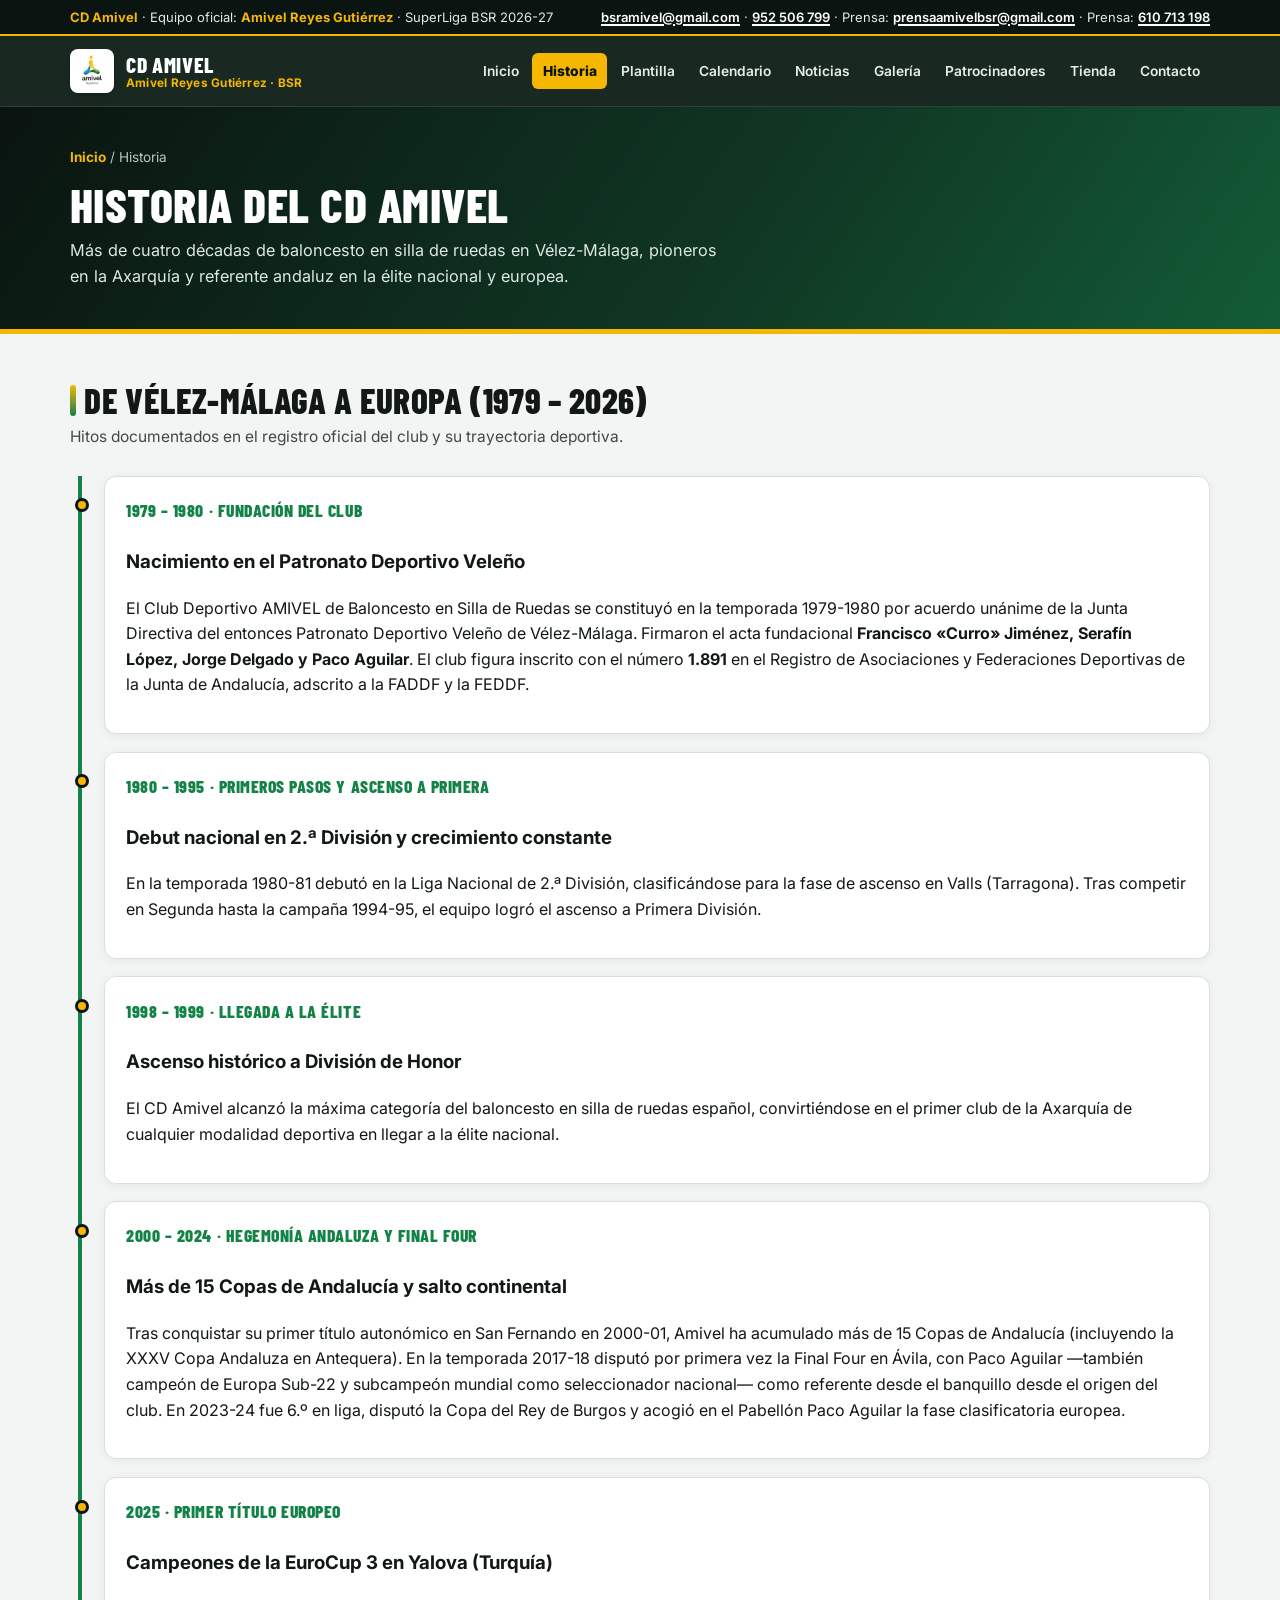
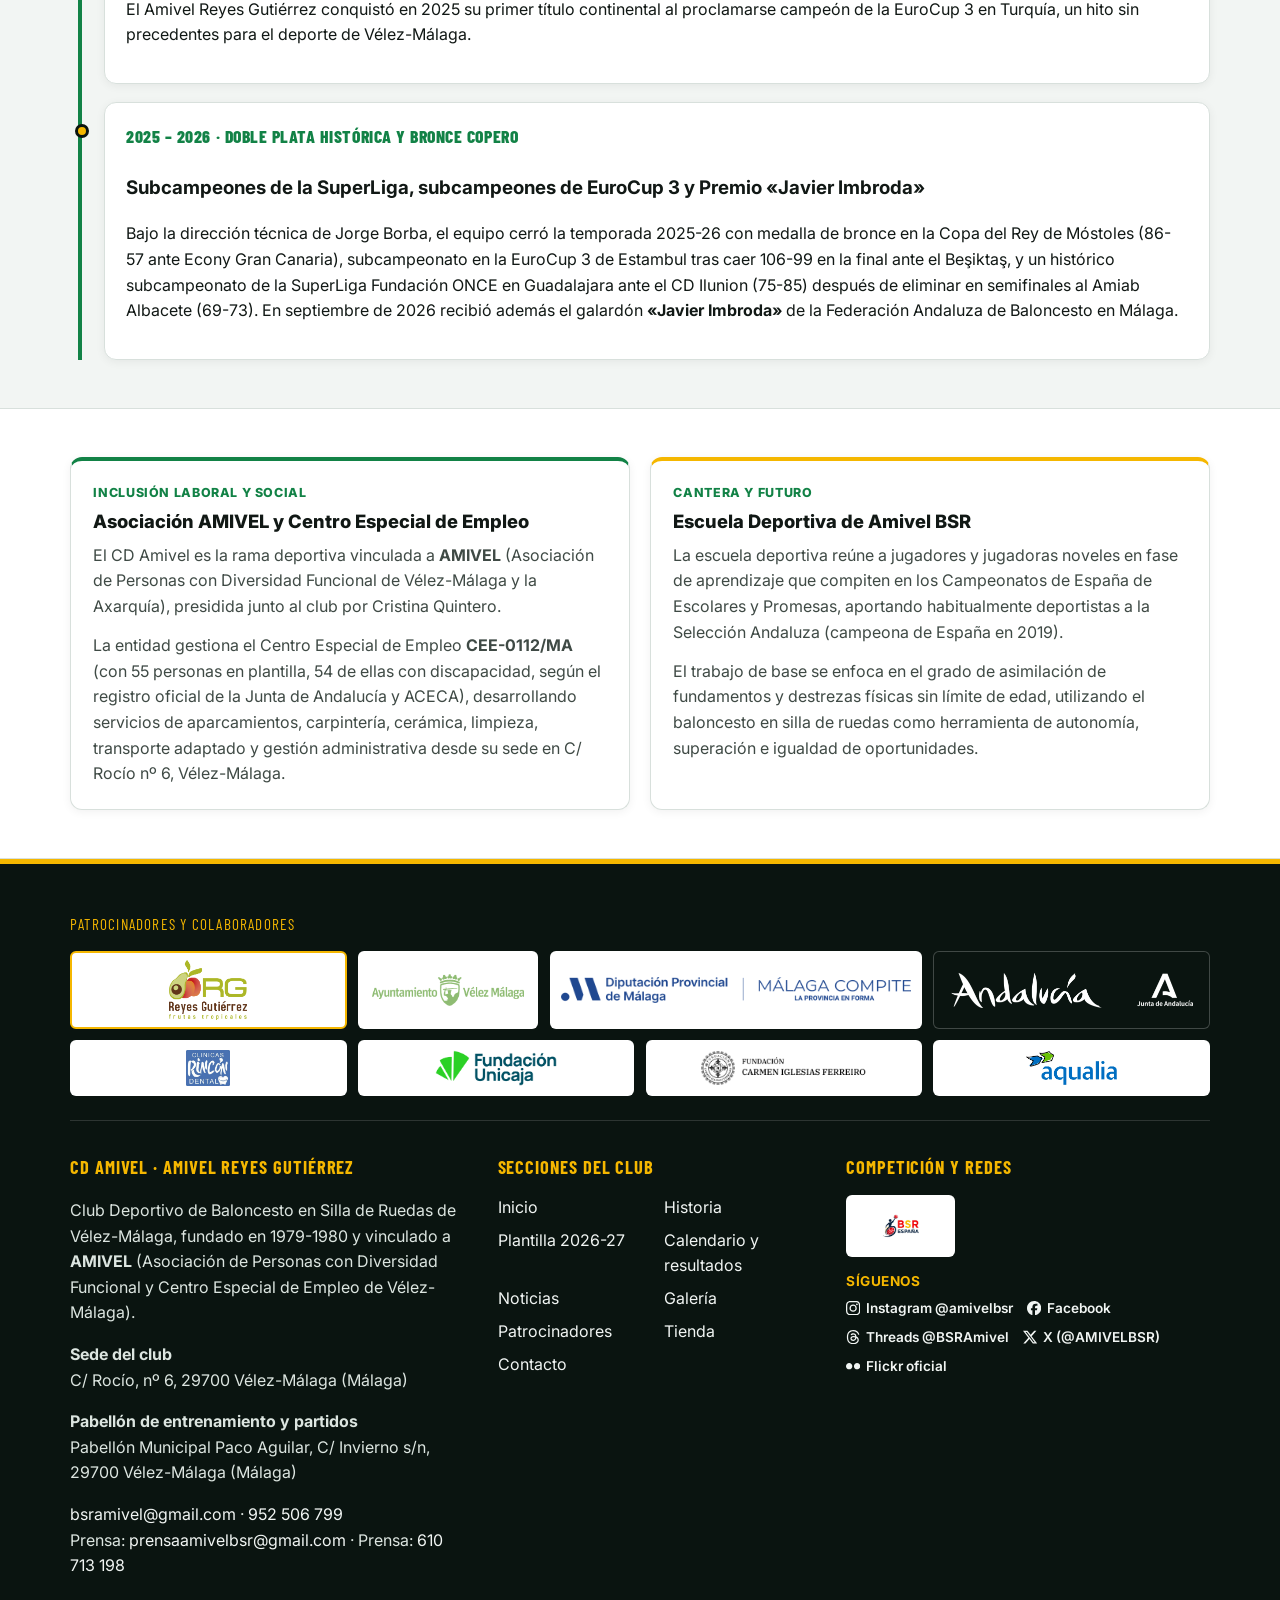
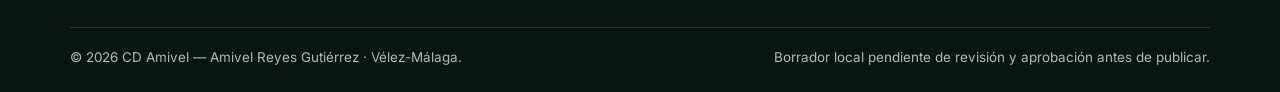
<file: historia.html>
<!DOCTYPE html>
<html lang="es">
<head>
  <meta charset="UTF-8">
  <meta name="robots" content="noindex, nofollow">
  <meta name="viewport" content="width=device-width, initial-scale=1.0">
  <title>Historia y Asociación AMIVEL · CD Amivel</title>
  <meta name="description" content="Historia del Club Deportivo AMIVEL de baloncesto en silla de ruedas desde su fundación en 1979-1980 en Vélez-Málaga y su vínculo con el Centro Especial de Empleo AMIVEL.">
  <link rel="icon" href="favicon.ico" sizes="any">
  <link rel="icon" type="image/png" sizes="32x32" href="assets/favicon-32.png">
  <link rel="apple-touch-icon" href="assets/apple-touch-icon.png">
  <link rel="preconnect" href="https://fonts.googleapis.com">
  <link rel="preconnect" href="https://fonts.gstatic.com" crossorigin>
  <link href="https://fonts.googleapis.com/css2?family=Barlow+Condensed:wght@700;800&family=Inter:wght@400;500;600;700;800&display=swap" rel="stylesheet">
  <link rel="stylesheet" href="css/styles.css">
</head>
<body>
  <a class="skip-link" href="#contenido">Saltar al contenido principal</a>

  <div class="top-strip">
    <div class="container top-strip-inner">
      <span><strong>CD Amivel</strong> · Equipo oficial: <strong>Amivel Reyes Gutiérrez</strong> · SuperLiga BSR 2026-27</span>
      <span><a href="mailto:bsramivel@gmail.com">bsramivel@gmail.com</a> · <a href="tel:+34952506799">952 506 799</a> · Prensa: <a href="mailto:prensaamivelbsr@gmail.com">prensaamivelbsr@gmail.com</a> · Prensa: <a href="tel:+34610713198">610 713 198</a></span>
    </div>
  </div>

  <header class="site-header">
    <div class="container header-inner">
      <a class="brand" href="index.html">
        <img class="brand-logo" src="assets/logo-original.jpg" alt="Logotipo de CD Amivel Deportivo" width="44" height="44">
        <span class="brand-text">
          <span class="brand-name">CD Amivel</span>
          <span class="brand-sub">Amivel Reyes Gutiérrez · BSR</span>
        </span>
      </a>

      <button class="nav-toggle" type="button" data-nav-toggle aria-expanded="false" aria-controls="site-nav">
        <span aria-hidden="true">☰</span> Menú
      </button>

      <nav class="site-nav" id="site-nav" aria-label="Navegación principal">
        <ul class="nav-list">
          <li><a class="nav-link" href="index.html">Inicio</a></li>
          <li><a class="nav-link" href="historia.html" aria-current="page">Historia</a></li>
          <li><a class="nav-link" href="plantilla.html">Plantilla</a></li>
          <li><a class="nav-link" href="calendario.html">Calendario</a></li>
          <li><a class="nav-link" href="noticias.html">Noticias</a></li>
          <li><a class="nav-link" href="galeria.html">Galería</a></li>
          <li><a class="nav-link" href="patrocinadores.html">Patrocinadores</a></li>
          <li><a class="nav-link" href="tienda.html">Tienda</a></li>
          <li><a class="nav-link" href="contacto.html">Contacto</a></li>
        </ul>
      </nav>
    </div>
  </header>
  <section class="page-header">
    <div class="container">
      <div class="breadcrumb"><a href="index.html">Inicio</a> / Historia</div>
      <h1>Historia del CD Amivel</h1>
      <p>Más de cuatro décadas de baloncesto en silla de ruedas en Vélez-Málaga, pioneros en la Axarquía y referente andaluz en la élite nacional y europea.</p>
    </div>
  </section>

  <main id="contenido">
    <section class="section">
      <div class="container">
        <div class="section-header">
          <div>
            <h2 class="section-title">De Vélez-Málaga a Europa (1979 – 2026)</h2>
            <p class="section-subtitle">Hitos documentados en el registro oficial del club y su trayectoria deportiva.</p>
          </div>
        </div>

        <div class="timeline">
          <article class="timeline-item reveal">
            <span class="timeline-year">1979 – 1980 · Fundación del club</span>
            <h3>Nacimiento en el Patronato Deportivo Veleño</h3>
            <p>El Club Deportivo AMIVEL de Baloncesto en Silla de Ruedas se constituyó en la temporada 1979-1980 por acuerdo unánime de la Junta Directiva del entonces Patronato Deportivo Veleño de Vélez-Málaga. Firmaron el acta fundacional <strong>Francisco «Curro» Jiménez, Serafín López, Jorge Delgado y Paco Aguilar</strong>. El club figura inscrito con el número <strong>1.891</strong> en el Registro de Asociaciones y Federaciones Deportivas de la Junta de Andalucía, adscrito a la FADDF y la FEDDF.</p>
          </article>

          <article class="timeline-item reveal">
            <span class="timeline-year">1980 – 1995 · Primeros pasos y ascenso a Primera</span>
            <h3>Debut nacional en 2.ª División y crecimiento constante</h3>
            <p>En la temporada 1980-81 debutó en la Liga Nacional de 2.ª División, clasificándose para la fase de ascenso en Valls (Tarragona). Tras competir en Segunda hasta la campaña 1994-95, el equipo logró el ascenso a Primera División.</p>
          </article>

          <article class="timeline-item reveal">
            <span class="timeline-year">1998 – 1999 · Llegada a la élite</span>
            <h3>Ascenso histórico a División de Honor</h3>
            <p>El CD Amivel alcanzó la máxima categoría del baloncesto en silla de ruedas español, convirtiéndose en el primer club de la Axarquía de cualquier modalidad deportiva en llegar a la élite nacional.</p>
          </article>

          <article class="timeline-item reveal">
            <span class="timeline-year">2000 – 2024 · Hegemonía andaluza y Final Four</span>
            <h3>Más de 15 Copas de Andalucía y salto continental</h3>
            <p>Tras conquistar su primer título autonómico en San Fernando en 2000-01, Amivel ha acumulado más de 15 Copas de Andalucía (incluyendo la XXXV Copa Andaluza en Antequera). En la temporada 2017-18 disputó por primera vez la Final Four en Ávila, con Paco Aguilar —también campeón de Europa Sub-22 y subcampeón mundial como seleccionador nacional— como referente desde el banquillo desde el origen del club. En 2023-24 fue 6.º en liga, disputó la Copa del Rey de Burgos y acogió en el Pabellón Paco Aguilar la fase clasificatoria europea.</p>
          </article>

          <article class="timeline-item reveal">
            <span class="timeline-year">2025 · Primer título europeo</span>
            <h3>Campeones de la EuroCup 3 en Yalova (Turquía)</h3>
            <p>El Amivel Reyes Gutiérrez conquistó en 2025 su primer título continental al proclamarse campeón de la EuroCup 3 en Turquía, un hito sin precedentes para el deporte de Vélez-Málaga.</p>
          </article>

          <article class="timeline-item reveal">
            <span class="timeline-year">2025 – 2026 · Doble plata histórica y bronce copero</span>
            <h3>Subcampeones de la SuperLiga, subcampeones de EuroCup 3 y Premio «Javier Imbroda»</h3>
            <p>Bajo la dirección técnica de Jorge Borba, el equipo cerró la temporada 2025-26 con medalla de bronce en la Copa del Rey de Móstoles (86-57 ante Econy Gran Canaria), subcampeonato en la EuroCup 3 de Estambul tras caer 106-99 en la final ante el Beşiktaş, y un histórico subcampeonato de la SuperLiga Fundación ONCE en Guadalajara ante el CD Ilunion (75-85) después de eliminar en semifinales al Amiab Albacete (69-73). En septiembre de 2026 recibió además el galardón <strong>«Javier Imbroda»</strong> de la Federación Andaluza de Baloncesto en Málaga.</p>
          </article>
        </div>
      </div>
    </section>

    <section class="section section-alt" id="amivel-asociacion">
      <div class="container grid grid-2">
        <article class="card card-accent-green reveal">
          <span class="card-meta">Inclusión laboral y social</span>
          <h3>Asociación AMIVEL y Centro Especial de Empleo</h3>
          <p>El CD Amivel es la rama deportiva vinculada a <strong>AMIVEL</strong> (Asociación de Personas con Diversidad Funcional de Vélez-Málaga y la Axarquía), presidida junto al club por Cristina Quintero.</p>
          <p>La entidad gestiona el Centro Especial de Empleo <strong>CEE-0112/MA</strong> (con 55 personas en plantilla, 54 de ellas con discapacidad, según el registro oficial de la Junta de Andalucía y ACECA), desarrollando servicios de aparcamientos, carpintería, cerámica, limpieza, transporte adaptado y gestión administrativa desde su sede en C/ Rocío nº 6, Vélez-Málaga.</p>
        </article>

        <article class="card card-accent-gold reveal">
          <span class="card-meta">Cantera y futuro</span>
          <h3>Escuela Deportiva de Amivel BSR</h3>
          <p>La escuela deportiva reúne a jugadores y jugadoras noveles en fase de aprendizaje que compiten en los Campeonatos de España de Escolares y Promesas, aportando habitualmente deportistas a la Selección Andaluza (campeona de España en 2019).</p>
          <p>El trabajo de base se enfoca en el grado de asimilación de fundamentos y destrezas físicas sin límite de edad, utilizando el baloncesto en silla de ruedas como herramienta de autonomía, superación e igualdad de oportunidades.</p>
        </article>
      </div>
    </section>
  </main>
  <footer class="site-footer">
    <div class="container">
      <div class="footer-sponsors">
        <p class="footer-sponsors-label">Patrocinadores y colaboradores</p>
        <ul class="footer-sponsors-list">
          <li class="footer-sponsor footer-sponsor-principal">
            <a href="https://www.reyesgutierrez.com/" target="_blank" rel="noopener noreferrer" aria-label="Reyes Gutiérrez Frutas Tropicales, patrocinador principal">
              <img src="assets/patrocinadores/reyes-gutierrez.png" alt="Logotipo de Reyes Gutiérrez Frutas Tropicales, patrocinador principal" width="1197" height="921">
            </a>
          </li>
          <li class="footer-sponsor">
            <a href="https://www.velezmalaga.es/" target="_blank" rel="noopener noreferrer" aria-label="Ayuntamiento de Vélez-Málaga">
              <img src="assets/patrocinadores/ayuntamiento-velez-malaga.png" alt="Logotipo del Ayuntamiento de Vélez-Málaga" width="492" height="114">
            </a>
          </li>
          <li class="footer-sponsor footer-sponsor-wide">
            <a href="https://www.malaga.es/" target="_blank" rel="noopener noreferrer" aria-label="Diputación Provincial de Málaga y Málaga Compite">
              <img src="assets/patrocinadores/diputacion-malaga.png" alt="Logotipos de la Diputación Provincial de Málaga y Málaga Compite" width="1772" height="136">
            </a>
          </li>
          <li class="footer-sponsor footer-sponsor-dark">
            <a href="https://www.juntadeandalucia.es/" target="_blank" rel="noopener noreferrer" aria-label="Junta de Andalucía">
              <img src="assets/patrocinadores/junta-andalucia.png" alt="Logotipo de la Junta de Andalucía" width="1948" height="287">
            </a>
          </li>
          <li class="footer-sponsor">
            <a href="https://rinconsalud.es/dental/odontologia-general/limpieza-dental/" target="_blank" rel="noopener noreferrer" aria-label="Clínicas Rincón Dental">
              <img src="assets/patrocinadores/clinicas-rincon-dental.jpg" alt="Logotipo de Clínicas Rincón Dental" width="320" height="260">
            </a>
          </li>
          <li class="footer-sponsor">
            <a href="https://www.fundacionunicaja.com/" target="_blank" rel="noopener noreferrer" aria-label="Fundación Unicaja">
              <img src="assets/patrocinadores/fundacion-unicaja.png" alt="Logotipo de Fundación Unicaja" width="1400" height="412">
            </a>
          </li>
          <li class="footer-sponsor footer-sponsor-wordmark">
            <a href="https://fundacioncarmeniglesiasferreiro.org/" target="_blank" rel="noopener noreferrer" aria-label="Fundación Carmen Iglesias Ferreiro">
              <img src="assets/patrocinadores/fundacion-carmen-iglesias.png" alt="Logotipo de la Fundación Carmen Iglesias Ferreiro" width="430" height="88">
            </a>
          </li>
          <li class="footer-sponsor">
            <a href="https://www.aqualia.com/" target="_blank" rel="noopener noreferrer" aria-label="Aqualia">
              <img src="assets/patrocinadores/aqualia.png" alt="Logotipo de Aqualia" width="714" height="278">
            </a>
          </li>
        </ul>
      </div>

      <div class="footer-grid">
        <div>
          <h2 class="footer-heading">CD Amivel · Amivel Reyes Gutiérrez</h2>
          <p>Club Deportivo de Baloncesto en Silla de Ruedas de Vélez-Málaga, fundado en 1979-1980 y vinculado a <strong>AMIVEL</strong> (Asociación de Personas con Diversidad Funcional y Centro Especial de Empleo de Vélez-Málaga).</p>
          <p><strong>Sede del club</strong><br>C/ Rocío, nº 6, 29700 Vélez-Málaga (Málaga)</p>
          <p><strong>Pabellón de entrenamiento y partidos</strong><br>Pabellón Municipal Paco Aguilar, C/ Invierno s/n, 29700 Vélez-Málaga (Málaga)</p>
          <p>
            <a href="mailto:bsramivel@gmail.com">bsramivel@gmail.com</a> ·
            <a href="tel:+34952506799">952 506 799</a><br>
            Prensa: <a href="mailto:prensaamivelbsr@gmail.com">prensaamivelbsr@gmail.com</a> ·
            Prensa: <a href="tel:+34610713198">610 713 198</a>
          </p>
        </div>

        <div>
          <h2 class="footer-heading">Secciones del club</h2>
          <ul class="footer-links">
            <li><a href="index.html">Inicio</a></li>
            <li><a href="historia.html">Historia</a></li>
            <li><a href="plantilla.html">Plantilla 2026-27</a></li>
            <li><a href="calendario.html">Calendario y resultados</a></li>
            <li><a href="noticias.html">Noticias</a></li>
            <li><a href="galeria.html">Galería</a></li>
            <li><a href="patrocinadores.html">Patrocinadores</a></li>
            <li><a href="tienda.html">Tienda</a></li>
            <li><a href="contacto.html">Contacto</a></li>
          </ul>
        </div>

        <div>
          <h2 class="footer-heading">Competición y redes</h2>
          <div class="footer-logos">
            <a class="footer-logo-badge" href="calendario.html" aria-label="BSR España, competición oficial">
              <img src="assets/logo-liga-bsr-espana.jpg" alt="Logotipo de BSR España" width="90" height="48">
            </a>
          </div>
          <p class="social-follow">Síguenos</p>
          <ul class="social-links"><li><a href="https://www.instagram.com/amivelbsr/" target="_blank" rel="noopener noreferrer" aria-label="Instagram @amivelbsr"><svg viewBox="0 0 24 24" aria-hidden="true" focusable="false"><path d="M7.0301.084c-1.2768.0602-2.1487.264-2.911.5634-.7888.3075-1.4575.72-2.1228 1.3877-.6652.6677-1.075 1.3368-1.3802 2.127-.2954.7638-.4956 1.6365-.552 2.914-.0564 1.2775-.0689 1.6882-.0626 4.947.0062 3.2586.0206 3.6671.0825 4.9473.061 1.2765.264 2.1482.5635 2.9107.308.7889.72 1.4573 1.388 2.1228.6679.6655 1.3365 1.0743 2.1285 1.38.7632.295 1.6361.4961 2.9134.552 1.2773.056 1.6884.069 4.9462.0627 3.2578-.0062 3.668-.0207 4.9478-.0814 1.28-.0607 2.147-.2652 2.9098-.5633.7889-.3086 1.4578-.72 2.1228-1.3881.665-.6682 1.0745-1.3378 1.3795-2.1284.2957-.7632.4966-1.636.552-2.9124.056-1.2809.0692-1.6898.063-4.948-.0063-3.2583-.021-3.6668-.0817-4.9465-.0607-1.2797-.264-2.1487-.5633-2.9117-.3084-.7889-.72-1.4568-1.3876-2.1228C21.2982 1.33 20.628.9208 19.8378.6165 19.074.321 18.2017.1197 16.9244.0645 15.6471.0093 15.236-.005 11.977.0014 8.718.0076 8.31.0215 7.0301.0839m.1402 21.6932c-1.17-.0509-1.8053-.2453-2.2287-.408-.5606-.216-.96-.4771-1.3819-.895-.422-.4178-.6811-.8186-.9-1.378-.1644-.4234-.3624-1.058-.4171-2.228-.0595-1.2645-.072-1.6442-.079-4.848-.007-3.2037.0053-3.583.0607-4.848.05-1.169.2456-1.805.408-2.2282.216-.5613.4762-.96.895-1.3816.4188-.4217.8184-.6814 1.3783-.9003.423-.1651 1.0575-.3614 2.227-.4171 1.2655-.06 1.6447-.072 4.848-.079 3.2033-.007 3.5835.005 4.8495.0608 1.169.0508 1.8053.2445 2.228.408.5608.216.96.4754 1.3816.895.4217.4194.6816.8176.9005 1.3787.1653.4217.3617 1.056.4169 2.2263.0602 1.2655.0739 1.645.0796 4.848.0058 3.203-.0055 3.5834-.061 4.848-.051 1.17-.245 1.8055-.408 2.2294-.216.5604-.4763.96-.8954 1.3814-.419.4215-.8181.6811-1.3783.9-.4224.1649-1.0577.3617-2.2262.4174-1.2656.0595-1.6448.072-4.8493.079-3.2045.007-3.5825-.006-4.848-.0608M16.953 5.5864A1.44 1.44 0 1 0 18.39 4.144a1.44 1.44 0 0 0-1.437 1.4424M5.8385 12.012c.0067 3.4032 2.7706 6.1557 6.173 6.1493 3.4026-.0065 6.157-2.7701 6.1506-6.1733-.0065-3.4032-2.771-6.1565-6.174-6.1498-3.403.0067-6.156 2.771-6.1496 6.1738M8 12.0077a4 4 0 1 1 4.008 3.9921A3.9996 3.9996 0 0 1 8 12.0077"/></svg><span>Instagram @amivelbsr</span></a></li><li><a href="https://www.facebook.com/search/top/?q=amivel%20reyes%20guti%C3%A9rrez" target="_blank" rel="noopener noreferrer" aria-label="Facebook"><svg viewBox="0 0 24 24" aria-hidden="true" focusable="false"><path d="M9.101 23.691v-7.98H6.627v-3.667h2.474v-1.58c0-4.085 1.848-5.978 5.858-5.978.401 0 .955.042 1.468.103a8.68 8.68 0 0 1 1.141.195v3.325a8.623 8.623 0 0 0-.653-.036 26.805 26.805 0 0 0-.733-.009c-.707 0-1.259.096-1.675.309a1.686 1.686 0 0 0-.679.622c-.258.42-.374.995-.374 1.752v1.297h3.919l-.386 2.103-.287 1.564h-3.246v8.245C19.396 23.238 24 18.179 24 12.044c0-6.627-5.373-12-12-12s-12 5.373-12 12c0 5.628 3.874 10.35 9.101 11.647Z"/></svg><span>Facebook</span></a></li><li><a href="https://www.threads.net/@bsramivel" target="_blank" rel="noopener noreferrer" aria-label="Threads @BSRAmivel"><svg viewBox="0 0 24 24" aria-hidden="true" focusable="false"><path d="M12.186 24h-.007c-3.581-.024-6.334-1.205-8.184-3.509C2.35 18.44 1.5 15.586 1.472 12.01v-.017c.03-3.579.879-6.43 2.525-8.482C5.845 1.205 8.6.024 12.18 0h.014c2.746.02 5.043.725 6.826 2.098 1.677 1.29 2.858 3.13 3.509 5.467l-2.04.569c-1.104-3.96-3.898-5.984-8.304-6.015-2.91.022-5.11.936-6.54 2.717C4.307 6.504 3.616 8.914 3.589 12c.027 3.086.718 5.496 2.057 7.164 1.43 1.783 3.631 2.698 6.54 2.717 2.623-.02 4.358-.631 5.8-2.045 1.647-1.613 1.618-3.593 1.09-4.798-.31-.71-.873-1.3-1.634-1.75-.192 1.352-.622 2.446-1.284 3.272-.886 1.102-2.14 1.704-3.73 1.79-1.202.065-2.361-.218-3.259-.801-1.063-.689-1.685-1.74-1.752-2.964-.065-1.19.408-2.285 1.33-3.082.88-.76 2.119-1.207 3.583-1.291a13.853 13.853 0 0 1 3.02.142c-.126-.742-.375-1.332-.75-1.757-.513-.586-1.308-.883-2.359-.89h-.029c-.844 0-1.992.232-2.721 1.32L7.734 7.847c.98-1.454 2.568-2.256 4.478-2.256h.044c3.194.02 5.097 1.975 5.287 5.388.108.046.216.094.321.142 1.49.7 2.58 1.761 3.154 3.07.797 1.82.871 4.79-1.548 7.158-1.85 1.81-4.094 2.628-7.277 2.65Zm1.003-11.69c-.242 0-.487.007-.739.021-1.836.103-2.98.946-2.916 2.143.067 1.256 1.452 1.839 2.784 1.767 1.224-.065 2.818-.543 3.086-3.71a10.5 10.5 0 0 0-2.215-.221z"/></svg><span>Threads @BSRAmivel</span></a></li><li><a href="https://x.com/AMIVELBSR" target="_blank" rel="noopener noreferrer" aria-label="X (@AMIVELBSR)"><svg viewBox="0 0 24 24" aria-hidden="true" focusable="false"><path d="M18.901 1.153h3.68l-8.04 9.19L24 22.846h-7.406l-5.8-7.584-6.638 7.584H.474l8.6-9.83L0 1.154h7.594l5.243 6.932ZM17.61 20.644h2.039L6.486 3.24H4.298Z"/></svg><span>X (@AMIVELBSR)</span></a></li><li><a href="https://www.flickr.com/photos/203475003@N02/" target="_blank" rel="noopener noreferrer" aria-label="Flickr oficial"><svg viewBox="0 0 24 24" aria-hidden="true" focusable="false"><path d="M5.334 6.666C2.3884 6.666 0 9.055 0 12c0 2.9456 2.3884 5.334 5.334 5.334 2.9456 0 5.332-2.3884 5.332-5.334 0-2.945-2.3864-5.334-5.332-5.334zm13.332 0c-2.9456 0-5.332 2.389-5.332 5.334 0 2.9456 2.3864 5.334 5.332 5.334C21.6116 17.334 24 14.9456 24 12c0-2.945-2.3884-5.334-5.334-5.334Z"/></svg><span>Flickr oficial</span></a></li></ul>
        </div>
      </div>

      <div class="footer-bottom">
        <span>© 2026 CD Amivel — Amivel Reyes Gutiérrez · Vélez-Málaga.</span>
        <span>Borrador local pendiente de revisión y aprobación antes de publicar.</span>
      </div>
    </div>
  </footer>
  <script src="js/main.js" defer></script>
</body>
</html>
</file>
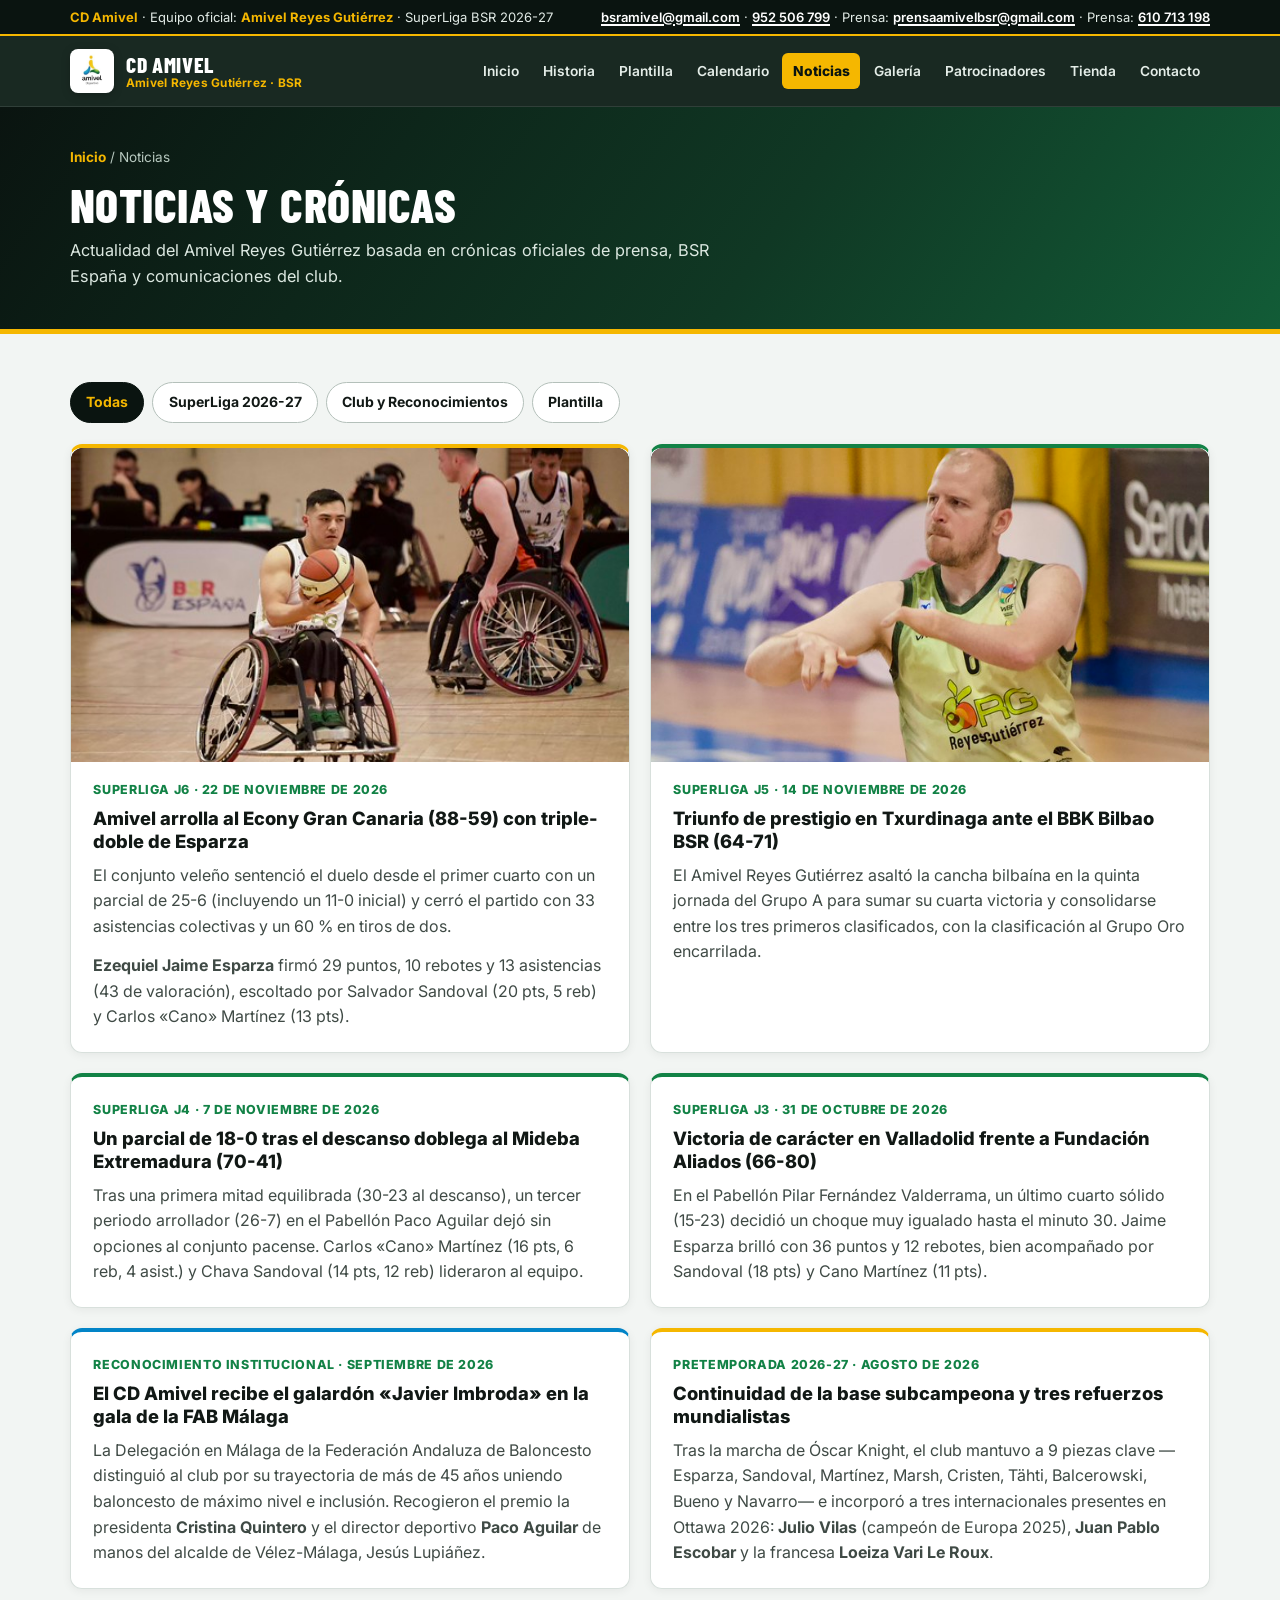
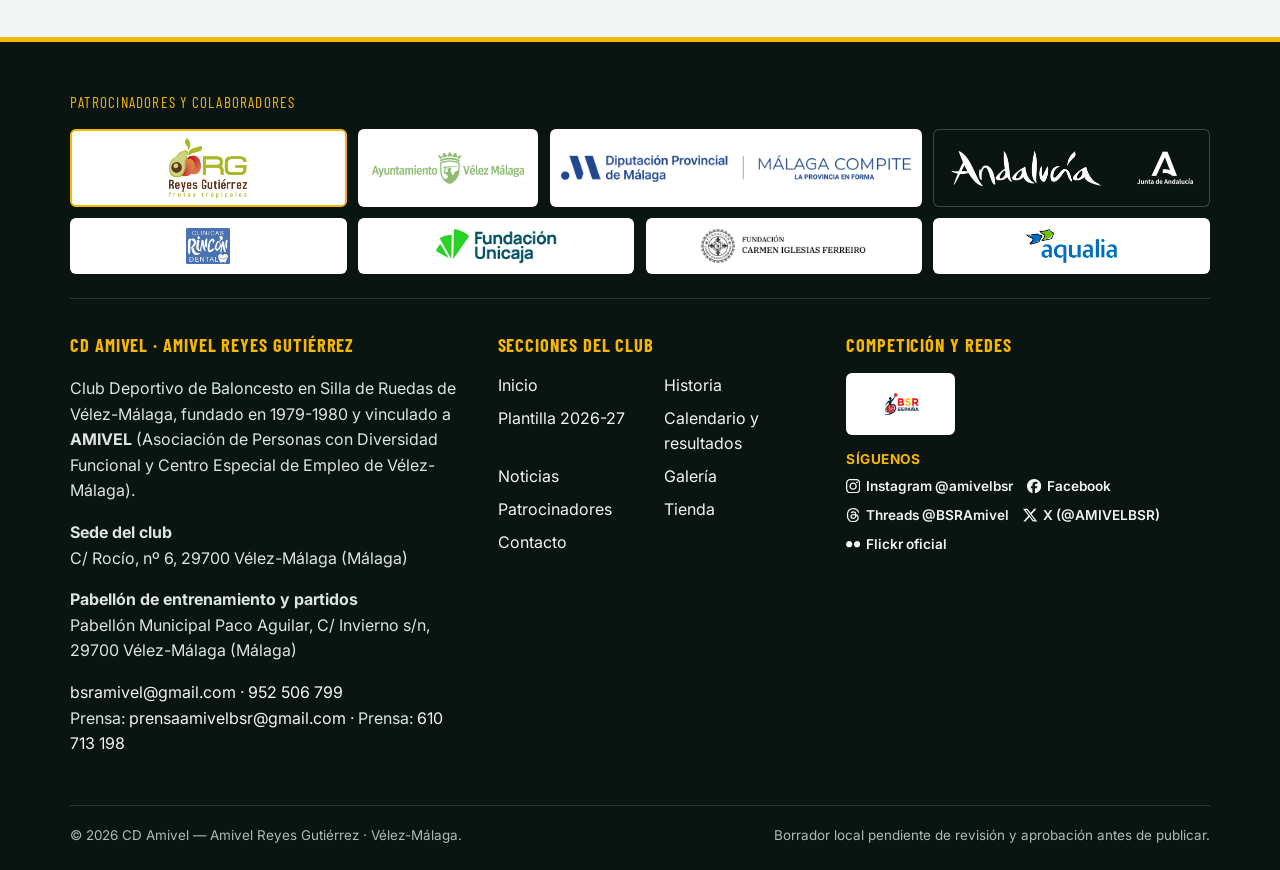
<file: noticias.html>
<!DOCTYPE html>
<html lang="es">
<head>
  <meta charset="UTF-8">
  <meta name="robots" content="noindex, nofollow">
  <meta name="viewport" content="width=device-width, initial-scale=1.0">
  <title>Noticias · CD Amivel — Amivel Reyes Gutiérrez</title>
  <meta name="description" content="Últimas noticias, crónicas de la SuperLiga Fundación ONCE 2026-27, fichajes y reconocimientos del CD Amivel.">
  <link rel="icon" href="favicon.ico" sizes="any">
  <link rel="icon" type="image/png" sizes="32x32" href="assets/favicon-32.png">
  <link rel="apple-touch-icon" href="assets/apple-touch-icon.png">
  <link rel="preconnect" href="https://fonts.googleapis.com">
  <link rel="preconnect" href="https://fonts.gstatic.com" crossorigin>
  <link href="https://fonts.googleapis.com/css2?family=Barlow+Condensed:wght@700;800&family=Inter:wght@400;500;600;700;800&display=swap" rel="stylesheet">
  <link rel="stylesheet" href="css/styles.css">
</head>
<body>
  <a class="skip-link" href="#contenido">Saltar al contenido principal</a>

  <div class="top-strip">
    <div class="container top-strip-inner">
      <span><strong>CD Amivel</strong> · Equipo oficial: <strong>Amivel Reyes Gutiérrez</strong> · SuperLiga BSR 2026-27</span>
      <span><a href="mailto:bsramivel@gmail.com">bsramivel@gmail.com</a> · <a href="tel:+34952506799">952 506 799</a> · Prensa: <a href="mailto:prensaamivelbsr@gmail.com">prensaamivelbsr@gmail.com</a> · Prensa: <a href="tel:+34610713198">610 713 198</a></span>
    </div>
  </div>

  <header class="site-header">
    <div class="container header-inner">
      <a class="brand" href="index.html">
        <img class="brand-logo" src="assets/logo-original.jpg" alt="Logotipo de CD Amivel Deportivo" width="44" height="44">
        <span class="brand-text">
          <span class="brand-name">CD Amivel</span>
          <span class="brand-sub">Amivel Reyes Gutiérrez · BSR</span>
        </span>
      </a>

      <button class="nav-toggle" type="button" data-nav-toggle aria-expanded="false" aria-controls="site-nav">
        <span aria-hidden="true">☰</span> Menú
      </button>

      <nav class="site-nav" id="site-nav" aria-label="Navegación principal">
        <ul class="nav-list">
          <li><a class="nav-link" href="index.html">Inicio</a></li>
          <li><a class="nav-link" href="historia.html">Historia</a></li>
          <li><a class="nav-link" href="plantilla.html">Plantilla</a></li>
          <li><a class="nav-link" href="calendario.html">Calendario</a></li>
          <li><a class="nav-link" href="noticias.html" aria-current="page">Noticias</a></li>
          <li><a class="nav-link" href="galeria.html">Galería</a></li>
          <li><a class="nav-link" href="patrocinadores.html">Patrocinadores</a></li>
          <li><a class="nav-link" href="tienda.html">Tienda</a></li>
          <li><a class="nav-link" href="contacto.html">Contacto</a></li>
        </ul>
      </nav>
    </div>
  </header>
  <section class="page-header">
    <div class="container">
      <div class="breadcrumb"><a href="index.html">Inicio</a> / Noticias</div>
      <h1>Noticias y Crónicas</h1>
      <p>Actualidad del Amivel Reyes Gutiérrez basada en crónicas oficiales de prensa, BSR España y comunicaciones del club.</p>
    </div>
  </section>

  <main id="contenido">
    <section class="section">
      <div class="container">
        <div class="filter-bar" role="group" aria-label="Filtrar noticias por categoría">
          <button class="filter-btn is-active" type="button" data-filter="todas" aria-pressed="true">Todas</button>
          <button class="filter-btn" type="button" data-filter="superliga" aria-pressed="false">SuperLiga 2026-27</button>
          <button class="filter-btn" type="button" data-filter="actualidad" aria-pressed="false">Club y Reconocimientos</button>
          <button class="filter-btn" type="button" data-filter="plantilla" aria-pressed="false">Plantilla</button>
        </div>

        <div class="grid grid-2">
          <article class="card card-accent-gold reveal" id="noticia-econy" data-category="superliga">
            <div class="news-card-media">
              <img src="assets/galeria/flickr-04.jpg" alt="Foto del CD Amivel Reyes Gutiérrez" width="499" height="333">
            </div>
            <div class="card-meta">SuperLiga J6 · 22 de noviembre de 2026</div>
            <h3>Amivel arrolla al Econy Gran Canaria (88-59) con triple-doble de Esparza</h3>
            <p>El conjunto veleño sentenció el duelo desde el primer cuarto con un parcial de 25-6 (incluyendo un 11-0 inicial) y cerró el partido con 33 asistencias colectivas y un 60 % en tiros de dos.</p>
            <p><strong>Ezequiel Jaime Esparza</strong> firmó 29 puntos, 10 rebotes y 13 asistencias (43 de valoración), escoltado por Salvador Sandoval (20 pts, 5 reb) y Carlos «Cano» Martínez (13 pts).</p>
          </article>

          <article class="card card-accent-green reveal" id="noticia-bilbao" data-category="superliga">
            <div class="news-card-media">
              <img src="assets/galeria/flickr-01.jpg" alt="Foto del CD Amivel Reyes Gutiérrez" width="683" height="1024">
            </div>
            <div class="card-meta">SuperLiga J5 · 14 de noviembre de 2026</div>
            <h3>Triunfo de prestigio en Txurdinaga ante el BBK Bilbao BSR (64-71)</h3>
            <p>El Amivel Reyes Gutiérrez asaltó la cancha bilbaína en la quinta jornada del Grupo A para sumar su cuarta victoria y consolidarse entre los tres primeros clasificados, con la clasificación al Grupo Oro encarrilada.</p>
          </article>

          <article class="card card-accent-green reveal" data-category="superliga">
            <div class="card-meta">SuperLiga J4 · 7 de noviembre de 2026</div>
            <h3>Un parcial de 18-0 tras el descanso doblega al Mideba Extremadura (70-41)</h3>
            <p>Tras una primera mitad equilibrada (30-23 al descanso), un tercer periodo arrollador (26-7) en el Pabellón Paco Aguilar dejó sin opciones al conjunto pacense. Carlos «Cano» Martínez (16 pts, 6 reb, 4 asist.) y Chava Sandoval (14 pts, 12 reb) lideraron al equipo.</p>
          </article>

          <article class="card card-accent-green reveal" data-category="superliga">
            <div class="card-meta">SuperLiga J3 · 31 de octubre de 2026</div>
            <h3>Victoria de carácter en Valladolid frente a Fundación Aliados (66-80)</h3>
            <p>En el Pabellón Pilar Fernández Valderrama, un último cuarto sólido (15-23) decidió un choque muy igualado hasta el minuto 30. Jaime Esparza brilló con 36 puntos y 12 rebotes, bien acompañado por Sandoval (18 pts) y Cano Martínez (11 pts).</p>
          </article>

          <article class="card card-accent-cyan reveal" id="noticia-imbroda" data-category="actualidad">
            <div class="card-meta">Reconocimiento institucional · Septiembre de 2026</div>
            <h3>El CD Amivel recibe el galardón «Javier Imbroda» en la gala de la FAB Málaga</h3>
            <p>La Delegación en Málaga de la Federación Andaluza de Baloncesto distinguió al club por su trayectoria de más de 45 años uniendo baloncesto de máximo nivel e inclusión. Recogieron el premio la presidenta <strong>Cristina Quintero</strong> y el director deportivo <strong>Paco Aguilar</strong> de manos del alcalde de Vélez-Málaga, Jesús Lupiáñez.</p>
          </article>

          <article class="card card-accent-gold reveal" data-category="plantilla">
            <div class="card-meta">Pretemporada 2026-27 · Agosto de 2026</div>
            <h3>Continuidad de la base subcampeona y tres refuerzos mundialistas</h3>
            <p>Tras la marcha de Óscar Knight, el club mantuvo a 9 piezas clave —Esparza, Sandoval, Martínez, Marsh, Cristen, Tähti, Balcerowski, Bueno y Navarro— e incorporó a tres internacionales presentes en Ottawa 2026: <strong>Julio Vilas</strong> (campeón de Europa 2025), <strong>Juan Pablo Escobar</strong> y la francesa <strong>Loeiza Vari Le Roux</strong>.</p>
          </article>
        </div>
      </div>
    </section>
  </main>
  <footer class="site-footer">
    <div class="container">
      <div class="footer-sponsors">
        <p class="footer-sponsors-label">Patrocinadores y colaboradores</p>
        <ul class="footer-sponsors-list">
          <li class="footer-sponsor footer-sponsor-principal">
            <a href="https://www.reyesgutierrez.com/" target="_blank" rel="noopener noreferrer" aria-label="Reyes Gutiérrez Frutas Tropicales, patrocinador principal">
              <img src="assets/patrocinadores/reyes-gutierrez.png" alt="Logotipo de Reyes Gutiérrez Frutas Tropicales, patrocinador principal" width="1197" height="921">
            </a>
          </li>
          <li class="footer-sponsor">
            <a href="https://www.velezmalaga.es/" target="_blank" rel="noopener noreferrer" aria-label="Ayuntamiento de Vélez-Málaga">
              <img src="assets/patrocinadores/ayuntamiento-velez-malaga.png" alt="Logotipo del Ayuntamiento de Vélez-Málaga" width="492" height="114">
            </a>
          </li>
          <li class="footer-sponsor footer-sponsor-wide">
            <a href="https://www.malaga.es/" target="_blank" rel="noopener noreferrer" aria-label="Diputación Provincial de Málaga y Málaga Compite">
              <img src="assets/patrocinadores/diputacion-malaga.png" alt="Logotipos de la Diputación Provincial de Málaga y Málaga Compite" width="1772" height="136">
            </a>
          </li>
          <li class="footer-sponsor footer-sponsor-dark">
            <a href="https://www.juntadeandalucia.es/" target="_blank" rel="noopener noreferrer" aria-label="Junta de Andalucía">
              <img src="assets/patrocinadores/junta-andalucia.png" alt="Logotipo de la Junta de Andalucía" width="1948" height="287">
            </a>
          </li>
          <li class="footer-sponsor">
            <a href="https://rinconsalud.es/dental/odontologia-general/limpieza-dental/" target="_blank" rel="noopener noreferrer" aria-label="Clínicas Rincón Dental">
              <img src="assets/patrocinadores/clinicas-rincon-dental.jpg" alt="Logotipo de Clínicas Rincón Dental" width="320" height="260">
            </a>
          </li>
          <li class="footer-sponsor">
            <a href="https://www.fundacionunicaja.com/" target="_blank" rel="noopener noreferrer" aria-label="Fundación Unicaja">
              <img src="assets/patrocinadores/fundacion-unicaja.png" alt="Logotipo de Fundación Unicaja" width="1400" height="412">
            </a>
          </li>
          <li class="footer-sponsor footer-sponsor-wordmark">
            <a href="https://fundacioncarmeniglesiasferreiro.org/" target="_blank" rel="noopener noreferrer" aria-label="Fundación Carmen Iglesias Ferreiro">
              <img src="assets/patrocinadores/fundacion-carmen-iglesias.png" alt="Logotipo de la Fundación Carmen Iglesias Ferreiro" width="430" height="88">
            </a>
          </li>
          <li class="footer-sponsor">
            <a href="https://www.aqualia.com/" target="_blank" rel="noopener noreferrer" aria-label="Aqualia">
              <img src="assets/patrocinadores/aqualia.png" alt="Logotipo de Aqualia" width="714" height="278">
            </a>
          </li>
        </ul>
      </div>

      <div class="footer-grid">
        <div>
          <h2 class="footer-heading">CD Amivel · Amivel Reyes Gutiérrez</h2>
          <p>Club Deportivo de Baloncesto en Silla de Ruedas de Vélez-Málaga, fundado en 1979-1980 y vinculado a <strong>AMIVEL</strong> (Asociación de Personas con Diversidad Funcional y Centro Especial de Empleo de Vélez-Málaga).</p>
          <p><strong>Sede del club</strong><br>C/ Rocío, nº 6, 29700 Vélez-Málaga (Málaga)</p>
          <p><strong>Pabellón de entrenamiento y partidos</strong><br>Pabellón Municipal Paco Aguilar, C/ Invierno s/n, 29700 Vélez-Málaga (Málaga)</p>
          <p>
            <a href="mailto:bsramivel@gmail.com">bsramivel@gmail.com</a> ·
            <a href="tel:+34952506799">952 506 799</a><br>
            Prensa: <a href="mailto:prensaamivelbsr@gmail.com">prensaamivelbsr@gmail.com</a> ·
            Prensa: <a href="tel:+34610713198">610 713 198</a>
          </p>
        </div>

        <div>
          <h2 class="footer-heading">Secciones del club</h2>
          <ul class="footer-links">
            <li><a href="index.html">Inicio</a></li>
            <li><a href="historia.html">Historia</a></li>
            <li><a href="plantilla.html">Plantilla 2026-27</a></li>
            <li><a href="calendario.html">Calendario y resultados</a></li>
            <li><a href="noticias.html">Noticias</a></li>
            <li><a href="galeria.html">Galería</a></li>
            <li><a href="patrocinadores.html">Patrocinadores</a></li>
            <li><a href="tienda.html">Tienda</a></li>
            <li><a href="contacto.html">Contacto</a></li>
          </ul>
        </div>

        <div>
          <h2 class="footer-heading">Competición y redes</h2>
          <div class="footer-logos">
            <a class="footer-logo-badge" href="calendario.html" aria-label="BSR España, competición oficial">
              <img src="assets/logo-liga-bsr-espana.jpg" alt="Logotipo de BSR España" width="90" height="48">
            </a>
          </div>
          <p class="social-follow">Síguenos</p>
          <ul class="social-links"><li><a href="https://www.instagram.com/amivelbsr/" target="_blank" rel="noopener noreferrer" aria-label="Instagram @amivelbsr"><svg viewBox="0 0 24 24" aria-hidden="true" focusable="false"><path d="M7.0301.084c-1.2768.0602-2.1487.264-2.911.5634-.7888.3075-1.4575.72-2.1228 1.3877-.6652.6677-1.075 1.3368-1.3802 2.127-.2954.7638-.4956 1.6365-.552 2.914-.0564 1.2775-.0689 1.6882-.0626 4.947.0062 3.2586.0206 3.6671.0825 4.9473.061 1.2765.264 2.1482.5635 2.9107.308.7889.72 1.4573 1.388 2.1228.6679.6655 1.3365 1.0743 2.1285 1.38.7632.295 1.6361.4961 2.9134.552 1.2773.056 1.6884.069 4.9462.0627 3.2578-.0062 3.668-.0207 4.9478-.0814 1.28-.0607 2.147-.2652 2.9098-.5633.7889-.3086 1.4578-.72 2.1228-1.3881.665-.6682 1.0745-1.3378 1.3795-2.1284.2957-.7632.4966-1.636.552-2.9124.056-1.2809.0692-1.6898.063-4.948-.0063-3.2583-.021-3.6668-.0817-4.9465-.0607-1.2797-.264-2.1487-.5633-2.9117-.3084-.7889-.72-1.4568-1.3876-2.1228C21.2982 1.33 20.628.9208 19.8378.6165 19.074.321 18.2017.1197 16.9244.0645 15.6471.0093 15.236-.005 11.977.0014 8.718.0076 8.31.0215 7.0301.0839m.1402 21.6932c-1.17-.0509-1.8053-.2453-2.2287-.408-.5606-.216-.96-.4771-1.3819-.895-.422-.4178-.6811-.8186-.9-1.378-.1644-.4234-.3624-1.058-.4171-2.228-.0595-1.2645-.072-1.6442-.079-4.848-.007-3.2037.0053-3.583.0607-4.848.05-1.169.2456-1.805.408-2.2282.216-.5613.4762-.96.895-1.3816.4188-.4217.8184-.6814 1.3783-.9003.423-.1651 1.0575-.3614 2.227-.4171 1.2655-.06 1.6447-.072 4.848-.079 3.2033-.007 3.5835.005 4.8495.0608 1.169.0508 1.8053.2445 2.228.408.5608.216.96.4754 1.3816.895.4217.4194.6816.8176.9005 1.3787.1653.4217.3617 1.056.4169 2.2263.0602 1.2655.0739 1.645.0796 4.848.0058 3.203-.0055 3.5834-.061 4.848-.051 1.17-.245 1.8055-.408 2.2294-.216.5604-.4763.96-.8954 1.3814-.419.4215-.8181.6811-1.3783.9-.4224.1649-1.0577.3617-2.2262.4174-1.2656.0595-1.6448.072-4.8493.079-3.2045.007-3.5825-.006-4.848-.0608M16.953 5.5864A1.44 1.44 0 1 0 18.39 4.144a1.44 1.44 0 0 0-1.437 1.4424M5.8385 12.012c.0067 3.4032 2.7706 6.1557 6.173 6.1493 3.4026-.0065 6.157-2.7701 6.1506-6.1733-.0065-3.4032-2.771-6.1565-6.174-6.1498-3.403.0067-6.156 2.771-6.1496 6.1738M8 12.0077a4 4 0 1 1 4.008 3.9921A3.9996 3.9996 0 0 1 8 12.0077"/></svg><span>Instagram @amivelbsr</span></a></li><li><a href="https://www.facebook.com/search/top/?q=amivel%20reyes%20guti%C3%A9rrez" target="_blank" rel="noopener noreferrer" aria-label="Facebook"><svg viewBox="0 0 24 24" aria-hidden="true" focusable="false"><path d="M9.101 23.691v-7.98H6.627v-3.667h2.474v-1.58c0-4.085 1.848-5.978 5.858-5.978.401 0 .955.042 1.468.103a8.68 8.68 0 0 1 1.141.195v3.325a8.623 8.623 0 0 0-.653-.036 26.805 26.805 0 0 0-.733-.009c-.707 0-1.259.096-1.675.309a1.686 1.686 0 0 0-.679.622c-.258.42-.374.995-.374 1.752v1.297h3.919l-.386 2.103-.287 1.564h-3.246v8.245C19.396 23.238 24 18.179 24 12.044c0-6.627-5.373-12-12-12s-12 5.373-12 12c0 5.628 3.874 10.35 9.101 11.647Z"/></svg><span>Facebook</span></a></li><li><a href="https://www.threads.net/@bsramivel" target="_blank" rel="noopener noreferrer" aria-label="Threads @BSRAmivel"><svg viewBox="0 0 24 24" aria-hidden="true" focusable="false"><path d="M12.186 24h-.007c-3.581-.024-6.334-1.205-8.184-3.509C2.35 18.44 1.5 15.586 1.472 12.01v-.017c.03-3.579.879-6.43 2.525-8.482C5.845 1.205 8.6.024 12.18 0h.014c2.746.02 5.043.725 6.826 2.098 1.677 1.29 2.858 3.13 3.509 5.467l-2.04.569c-1.104-3.96-3.898-5.984-8.304-6.015-2.91.022-5.11.936-6.54 2.717C4.307 6.504 3.616 8.914 3.589 12c.027 3.086.718 5.496 2.057 7.164 1.43 1.783 3.631 2.698 6.54 2.717 2.623-.02 4.358-.631 5.8-2.045 1.647-1.613 1.618-3.593 1.09-4.798-.31-.71-.873-1.3-1.634-1.75-.192 1.352-.622 2.446-1.284 3.272-.886 1.102-2.14 1.704-3.73 1.79-1.202.065-2.361-.218-3.259-.801-1.063-.689-1.685-1.74-1.752-2.964-.065-1.19.408-2.285 1.33-3.082.88-.76 2.119-1.207 3.583-1.291a13.853 13.853 0 0 1 3.02.142c-.126-.742-.375-1.332-.75-1.757-.513-.586-1.308-.883-2.359-.89h-.029c-.844 0-1.992.232-2.721 1.32L7.734 7.847c.98-1.454 2.568-2.256 4.478-2.256h.044c3.194.02 5.097 1.975 5.287 5.388.108.046.216.094.321.142 1.49.7 2.58 1.761 3.154 3.07.797 1.82.871 4.79-1.548 7.158-1.85 1.81-4.094 2.628-7.277 2.65Zm1.003-11.69c-.242 0-.487.007-.739.021-1.836.103-2.98.946-2.916 2.143.067 1.256 1.452 1.839 2.784 1.767 1.224-.065 2.818-.543 3.086-3.71a10.5 10.5 0 0 0-2.215-.221z"/></svg><span>Threads @BSRAmivel</span></a></li><li><a href="https://x.com/AMIVELBSR" target="_blank" rel="noopener noreferrer" aria-label="X (@AMIVELBSR)"><svg viewBox="0 0 24 24" aria-hidden="true" focusable="false"><path d="M18.901 1.153h3.68l-8.04 9.19L24 22.846h-7.406l-5.8-7.584-6.638 7.584H.474l8.6-9.83L0 1.154h7.594l5.243 6.932ZM17.61 20.644h2.039L6.486 3.24H4.298Z"/></svg><span>X (@AMIVELBSR)</span></a></li><li><a href="https://www.flickr.com/photos/203475003@N02/" target="_blank" rel="noopener noreferrer" aria-label="Flickr oficial"><svg viewBox="0 0 24 24" aria-hidden="true" focusable="false"><path d="M5.334 6.666C2.3884 6.666 0 9.055 0 12c0 2.9456 2.3884 5.334 5.334 5.334 2.9456 0 5.332-2.3884 5.332-5.334 0-2.945-2.3864-5.334-5.332-5.334zm13.332 0c-2.9456 0-5.332 2.389-5.332 5.334 0 2.9456 2.3864 5.334 5.332 5.334C21.6116 17.334 24 14.9456 24 12c0-2.945-2.3884-5.334-5.334-5.334Z"/></svg><span>Flickr oficial</span></a></li></ul>
        </div>
      </div>

      <div class="footer-bottom">
        <span>© 2026 CD Amivel — Amivel Reyes Gutiérrez · Vélez-Málaga.</span>
        <span>Borrador local pendiente de revisión y aprobación antes de publicar.</span>
      </div>
    </div>
  </footer>
  <script src="js/main.js" defer></script>
</body>
</html>
</file>
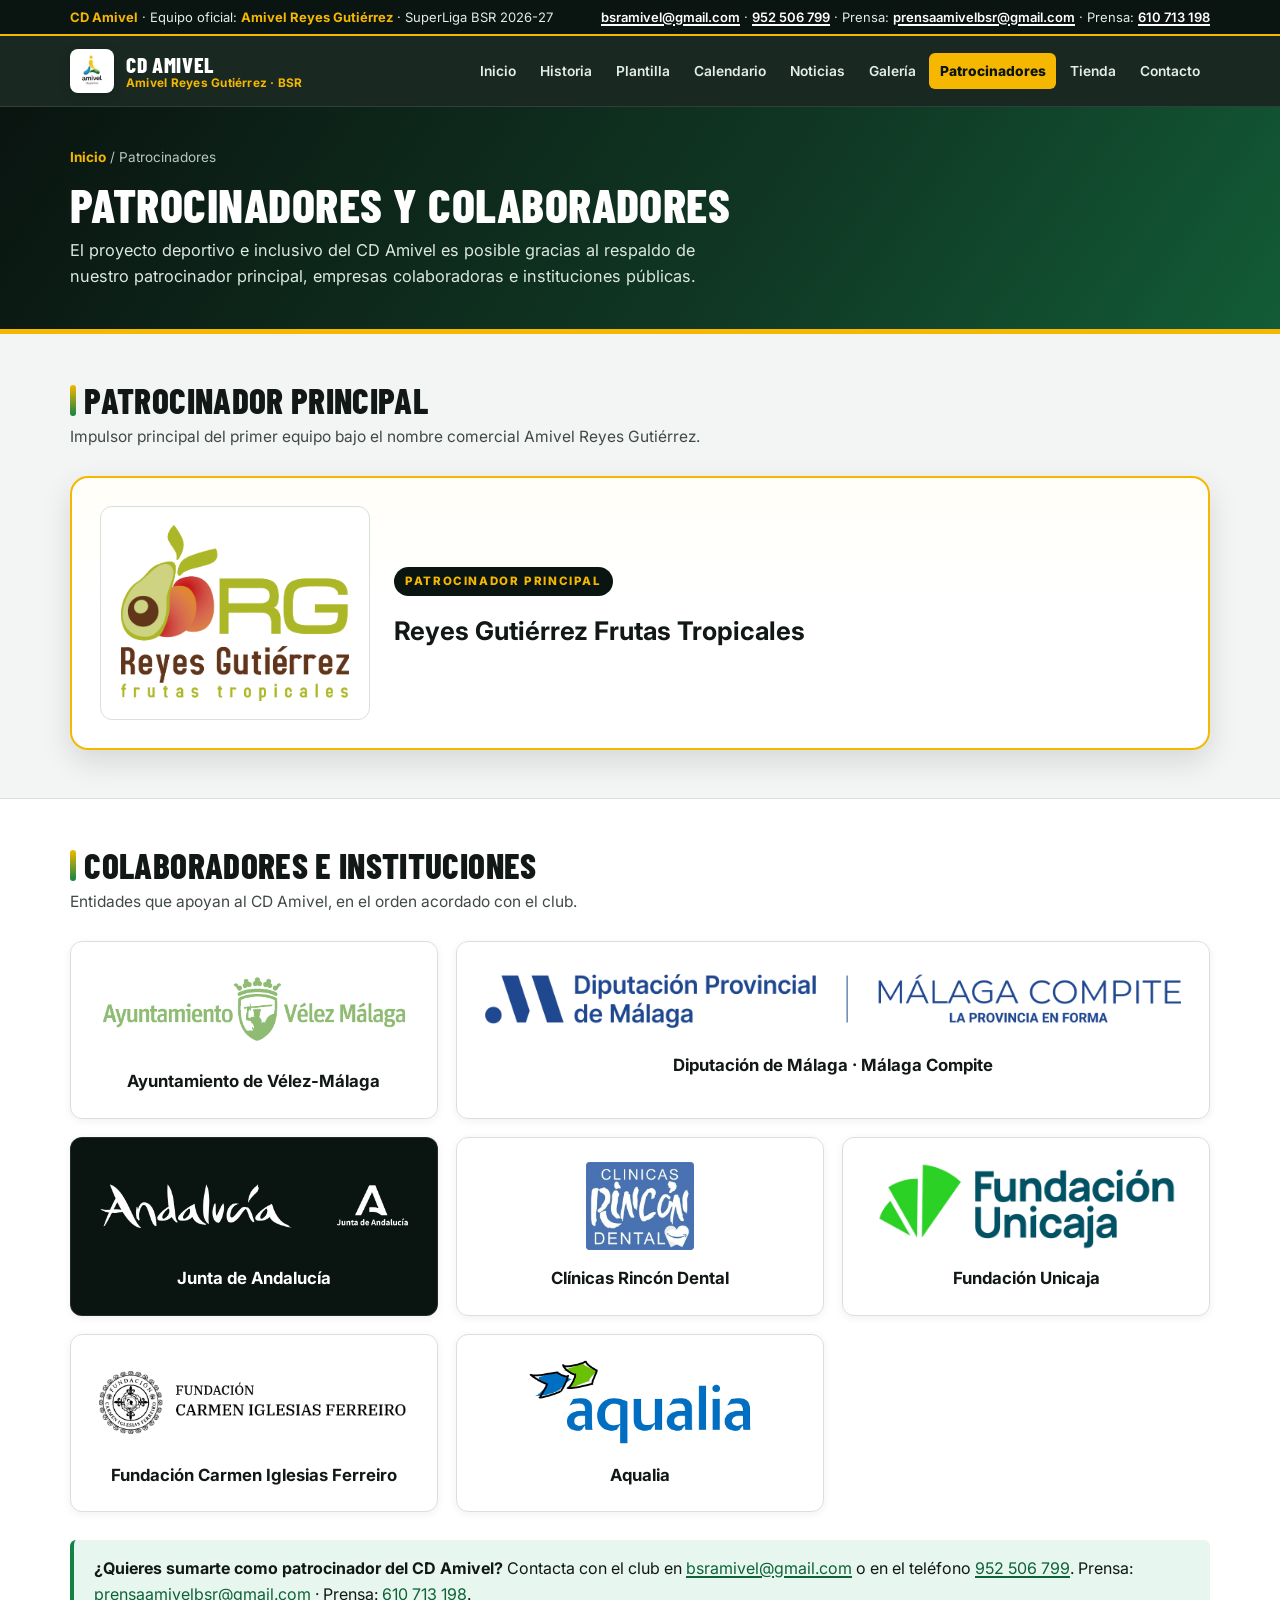
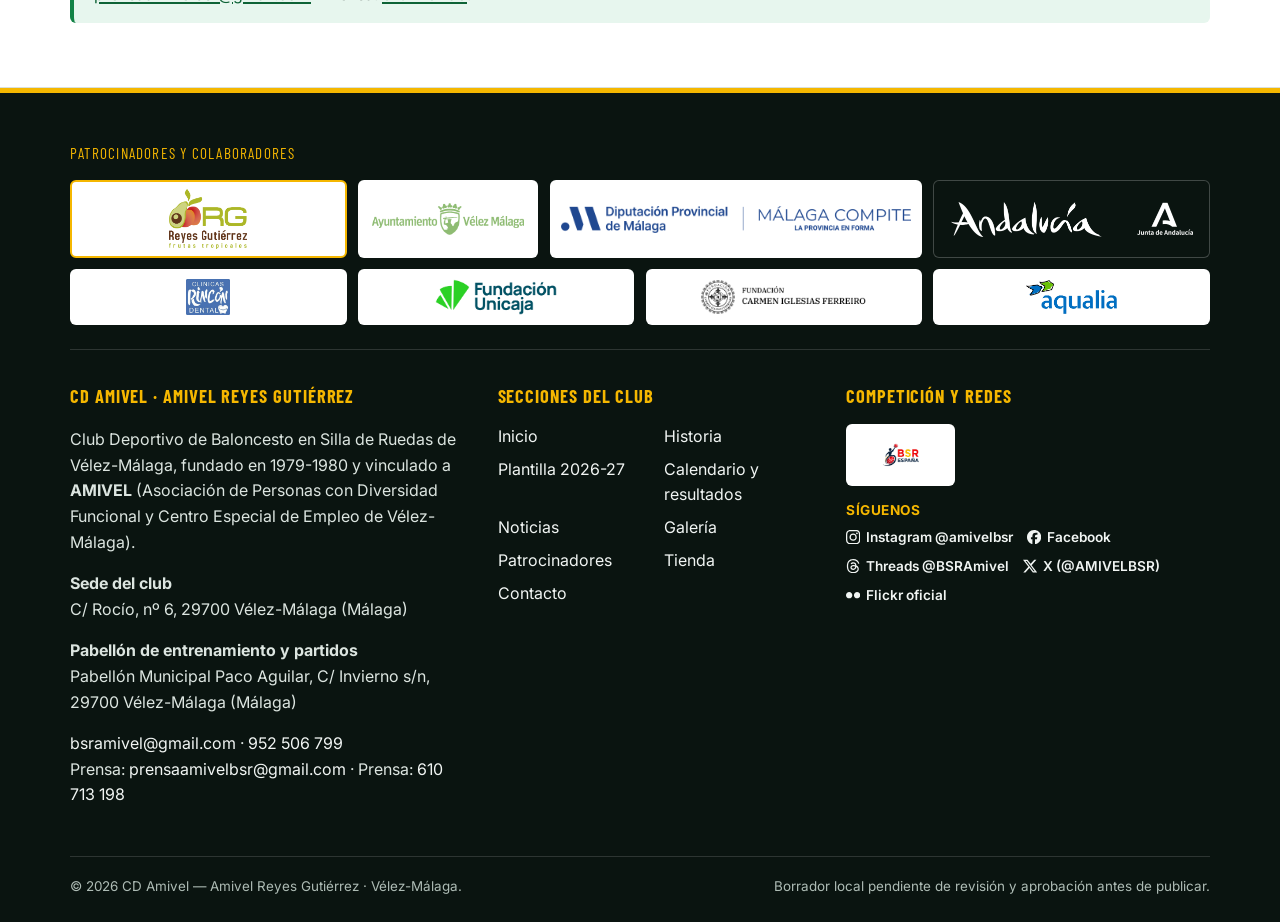
<file: patrocinadores.html>
<!DOCTYPE html>
<html lang="es">
<head>
  <meta charset="UTF-8">
  <meta name="robots" content="noindex, nofollow">
  <meta name="viewport" content="width=device-width, initial-scale=1.0">
  <title>Patrocinadores y Colaboradores · CD Amivel</title>
  <meta name="description" content="Patrocinador principal Reyes Gutiérrez Frutas Tropicales, empresas colaboradoras e instituciones que apoyan al CD Amivel.">
  <link rel="icon" href="favicon.ico" sizes="any">
  <link rel="icon" type="image/png" sizes="32x32" href="assets/favicon-32.png">
  <link rel="apple-touch-icon" href="assets/apple-touch-icon.png">
  <link rel="preconnect" href="https://fonts.googleapis.com">
  <link rel="preconnect" href="https://fonts.gstatic.com" crossorigin>
  <link href="https://fonts.googleapis.com/css2?family=Barlow+Condensed:wght@700;800&family=Inter:wght@400;500;600;700;800&display=swap" rel="stylesheet">
  <link rel="stylesheet" href="css/styles.css">
</head>
<body>
  <a class="skip-link" href="#contenido">Saltar al contenido principal</a>

  <div class="top-strip">
    <div class="container top-strip-inner">
      <span><strong>CD Amivel</strong> · Equipo oficial: <strong>Amivel Reyes Gutiérrez</strong> · SuperLiga BSR 2026-27</span>
      <span><a href="mailto:bsramivel@gmail.com">bsramivel@gmail.com</a> · <a href="tel:+34952506799">952 506 799</a> · Prensa: <a href="mailto:prensaamivelbsr@gmail.com">prensaamivelbsr@gmail.com</a> · Prensa: <a href="tel:+34610713198">610 713 198</a></span>
    </div>
  </div>

  <header class="site-header">
    <div class="container header-inner">
      <a class="brand" href="index.html">
        <img class="brand-logo" src="assets/logo-original.jpg" alt="Logotipo de CD Amivel Deportivo" width="44" height="44">
        <span class="brand-text">
          <span class="brand-name">CD Amivel</span>
          <span class="brand-sub">Amivel Reyes Gutiérrez · BSR</span>
        </span>
      </a>

      <button class="nav-toggle" type="button" data-nav-toggle aria-expanded="false" aria-controls="site-nav">
        <span aria-hidden="true">☰</span> Menú
      </button>

      <nav class="site-nav" id="site-nav" aria-label="Navegación principal">
        <ul class="nav-list">
          <li><a class="nav-link" href="index.html">Inicio</a></li>
          <li><a class="nav-link" href="historia.html">Historia</a></li>
          <li><a class="nav-link" href="plantilla.html">Plantilla</a></li>
          <li><a class="nav-link" href="calendario.html">Calendario</a></li>
          <li><a class="nav-link" href="noticias.html">Noticias</a></li>
          <li><a class="nav-link" href="galeria.html">Galería</a></li>
          <li><a class="nav-link" href="patrocinadores.html" aria-current="page">Patrocinadores</a></li>
          <li><a class="nav-link" href="tienda.html">Tienda</a></li>
          <li><a class="nav-link" href="contacto.html">Contacto</a></li>
        </ul>
      </nav>
    </div>
  </header>
  <section class="page-header">
    <div class="container">
      <div class="breadcrumb"><a href="index.html">Inicio</a> / Patrocinadores</div>
      <h1>Patrocinadores y Colaboradores</h1>
      <p>El proyecto deportivo e inclusivo del CD Amivel es posible gracias al respaldo de nuestro patrocinador principal, empresas colaboradoras e instituciones públicas.</p>
    </div>
  </section>

  <main id="contenido">
    <section class="section">
      <div class="container">
        <div class="section-header">
          <div>
            <h2 class="section-title">Patrocinador principal</h2>
            <p class="section-subtitle">Impulsor principal del primer equipo bajo el nombre comercial Amivel Reyes Gutiérrez.</p>
          </div>
        </div>

        <div class="sponsor-hero-box reveal" id="reyes-gutierrez">
          <a class="sponsor-logo-wrap" href="https://www.reyesgutierrez.com/" target="_blank" rel="noopener noreferrer" aria-label="Reyes Gutiérrez Frutas Tropicales, sitio oficial">
            <img src="assets/patrocinadores/reyes-gutierrez.png" alt="Logotipo de Reyes Gutiérrez Frutas Tropicales, patrocinador principal del CD Amivel" width="1197" height="921">
          </a>
          <div>
            <p class="sponsor-kicker">Patrocinador principal</p>
            <h3 style="margin:0.55rem 0 0.5rem;font-size:1.6rem;">Reyes Gutiérrez Frutas Tropicales</h3>
          </div>
        </div>
      </div>
    </section>

    <section class="section section-alt">
      <div class="container">
        <div class="section-header">
          <div>
            <h2 class="section-title">Colaboradores e instituciones</h2>
            <p class="section-subtitle">Entidades que apoyan al CD Amivel, en el orden acordado con el club.</p>
          </div>
        </div>

        <div class="sponsor-grid">
          <article class="sponsor-card reveal" id="ayuntamiento-velez-malaga">
            <a class="sponsor-card-logo" href="https://www.velezmalaga.es/" target="_blank" rel="noopener noreferrer" aria-label="Ayuntamiento de Vélez-Málaga">
              <img src="assets/patrocinadores/ayuntamiento-velez-malaga.png" alt="Logotipo del Ayuntamiento de Vélez-Málaga" width="492" height="114">
            </a>
            <h3>Ayuntamiento de Vélez-Málaga</h3>
          </article>

          <article class="sponsor-card sponsor-card-wide reveal" id="diputacion-malaga">
            <a class="sponsor-card-logo" href="https://www.malaga.es/" target="_blank" rel="noopener noreferrer" aria-label="Diputación de Málaga">
              <img src="assets/patrocinadores/diputacion-malaga.png" alt="Logotipos de la Diputación Provincial de Málaga y Málaga Compite" width="1772" height="136">
            </a>
            <h3>Diputación de Málaga · Málaga Compite</h3>
          </article>

          <article class="sponsor-card sponsor-card-dark reveal" id="junta-andalucia">
            <a class="sponsor-card-logo" href="https://www.juntadeandalucia.es/" target="_blank" rel="noopener noreferrer" aria-label="Junta de Andalucía">
              <img src="assets/patrocinadores/junta-andalucia.png" alt="Logotipo de la Junta de Andalucía" width="1948" height="287">
            </a>
            <h3>Junta de Andalucía</h3>
          </article>

          <article class="sponsor-card reveal" id="clinicas-rincon-dental">
            <a class="sponsor-card-logo" href="https://rinconsalud.es/dental/odontologia-general/limpieza-dental/" target="_blank" rel="noopener noreferrer" aria-label="Clínicas Rincón Dental">
              <img src="assets/patrocinadores/clinicas-rincon-dental.jpg" alt="Logotipo de Clínicas Rincón Dental" width="320" height="260">
            </a>
            <h3>Clínicas Rincón Dental</h3>
          </article>

          <article class="sponsor-card reveal" id="fundacion-unicaja">
            <a class="sponsor-card-logo" href="https://www.fundacionunicaja.com/" target="_blank" rel="noopener noreferrer" aria-label="Fundación Unicaja">
              <img src="assets/patrocinadores/fundacion-unicaja.png" alt="Logotipo de Fundación Unicaja" width="1400" height="412">
            </a>
            <h3>Fundación Unicaja</h3>
          </article>

          <article class="sponsor-card reveal" id="fundacion-carmen-iglesias">
            <a class="sponsor-card-logo" href="https://fundacioncarmeniglesiasferreiro.org/" target="_blank" rel="noopener noreferrer" aria-label="Fundación Carmen Iglesias Ferreiro">
              <img src="assets/patrocinadores/fundacion-carmen-iglesias.png" alt="Logotipo de la Fundación Carmen Iglesias Ferreiro" width="430" height="88">
            </a>
            <h3>Fundación Carmen Iglesias Ferreiro</h3>
          </article>

          <article class="sponsor-card reveal" id="aqualia">
            <a class="sponsor-card-logo" href="https://www.aqualia.com/" target="_blank" rel="noopener noreferrer" aria-label="Aqualia">
              <img src="assets/patrocinadores/aqualia.png" alt="Logotipo de Aqualia" width="714" height="278">
            </a>
            <h3>Aqualia</h3>
          </article>
        </div>

        <div class="info-box" style="margin-top:1.75rem;">
          <strong>¿Quieres sumarte como patrocinador del CD Amivel?</strong> Contacta con el club en <a href="mailto:bsramivel@gmail.com">bsramivel@gmail.com</a> o en el teléfono <a href="tel:+34952506799">952 506 799</a>. Prensa: <a href="mailto:prensaamivelbsr@gmail.com">prensaamivelbsr@gmail.com</a> · Prensa: <a href="tel:+34610713198">610 713 198</a>.
        </div>
      </div>
    </section>
  </main>
  <footer class="site-footer">
    <div class="container">
      <div class="footer-sponsors">
        <p class="footer-sponsors-label">Patrocinadores y colaboradores</p>
        <ul class="footer-sponsors-list">
          <li class="footer-sponsor footer-sponsor-principal">
            <a href="https://www.reyesgutierrez.com/" target="_blank" rel="noopener noreferrer" aria-label="Reyes Gutiérrez Frutas Tropicales, patrocinador principal">
              <img src="assets/patrocinadores/reyes-gutierrez.png" alt="Logotipo de Reyes Gutiérrez Frutas Tropicales, patrocinador principal" width="1197" height="921">
            </a>
          </li>
          <li class="footer-sponsor">
            <a href="https://www.velezmalaga.es/" target="_blank" rel="noopener noreferrer" aria-label="Ayuntamiento de Vélez-Málaga">
              <img src="assets/patrocinadores/ayuntamiento-velez-malaga.png" alt="Logotipo del Ayuntamiento de Vélez-Málaga" width="492" height="114">
            </a>
          </li>
          <li class="footer-sponsor footer-sponsor-wide">
            <a href="https://www.malaga.es/" target="_blank" rel="noopener noreferrer" aria-label="Diputación Provincial de Málaga y Málaga Compite">
              <img src="assets/patrocinadores/diputacion-malaga.png" alt="Logotipos de la Diputación Provincial de Málaga y Málaga Compite" width="1772" height="136">
            </a>
          </li>
          <li class="footer-sponsor footer-sponsor-dark">
            <a href="https://www.juntadeandalucia.es/" target="_blank" rel="noopener noreferrer" aria-label="Junta de Andalucía">
              <img src="assets/patrocinadores/junta-andalucia.png" alt="Logotipo de la Junta de Andalucía" width="1948" height="287">
            </a>
          </li>
          <li class="footer-sponsor">
            <a href="https://rinconsalud.es/dental/odontologia-general/limpieza-dental/" target="_blank" rel="noopener noreferrer" aria-label="Clínicas Rincón Dental">
              <img src="assets/patrocinadores/clinicas-rincon-dental.jpg" alt="Logotipo de Clínicas Rincón Dental" width="320" height="260">
            </a>
          </li>
          <li class="footer-sponsor">
            <a href="https://www.fundacionunicaja.com/" target="_blank" rel="noopener noreferrer" aria-label="Fundación Unicaja">
              <img src="assets/patrocinadores/fundacion-unicaja.png" alt="Logotipo de Fundación Unicaja" width="1400" height="412">
            </a>
          </li>
          <li class="footer-sponsor footer-sponsor-wordmark">
            <a href="https://fundacioncarmeniglesiasferreiro.org/" target="_blank" rel="noopener noreferrer" aria-label="Fundación Carmen Iglesias Ferreiro">
              <img src="assets/patrocinadores/fundacion-carmen-iglesias.png" alt="Logotipo de la Fundación Carmen Iglesias Ferreiro" width="430" height="88">
            </a>
          </li>
          <li class="footer-sponsor">
            <a href="https://www.aqualia.com/" target="_blank" rel="noopener noreferrer" aria-label="Aqualia">
              <img src="assets/patrocinadores/aqualia.png" alt="Logotipo de Aqualia" width="714" height="278">
            </a>
          </li>
        </ul>
      </div>

      <div class="footer-grid">
        <div>
          <h2 class="footer-heading">CD Amivel · Amivel Reyes Gutiérrez</h2>
          <p>Club Deportivo de Baloncesto en Silla de Ruedas de Vélez-Málaga, fundado en 1979-1980 y vinculado a <strong>AMIVEL</strong> (Asociación de Personas con Diversidad Funcional y Centro Especial de Empleo de Vélez-Málaga).</p>
          <p><strong>Sede del club</strong><br>C/ Rocío, nº 6, 29700 Vélez-Málaga (Málaga)</p>
          <p><strong>Pabellón de entrenamiento y partidos</strong><br>Pabellón Municipal Paco Aguilar, C/ Invierno s/n, 29700 Vélez-Málaga (Málaga)</p>
          <p>
            <a href="mailto:bsramivel@gmail.com">bsramivel@gmail.com</a> ·
            <a href="tel:+34952506799">952 506 799</a><br>
            Prensa: <a href="mailto:prensaamivelbsr@gmail.com">prensaamivelbsr@gmail.com</a> ·
            Prensa: <a href="tel:+34610713198">610 713 198</a>
          </p>
        </div>

        <div>
          <h2 class="footer-heading">Secciones del club</h2>
          <ul class="footer-links">
            <li><a href="index.html">Inicio</a></li>
            <li><a href="historia.html">Historia</a></li>
            <li><a href="plantilla.html">Plantilla 2026-27</a></li>
            <li><a href="calendario.html">Calendario y resultados</a></li>
            <li><a href="noticias.html">Noticias</a></li>
            <li><a href="galeria.html">Galería</a></li>
            <li><a href="patrocinadores.html">Patrocinadores</a></li>
            <li><a href="tienda.html">Tienda</a></li>
            <li><a href="contacto.html">Contacto</a></li>
          </ul>
        </div>

        <div>
          <h2 class="footer-heading">Competición y redes</h2>
          <div class="footer-logos">
            <a class="footer-logo-badge" href="calendario.html" aria-label="BSR España, competición oficial">
              <img src="assets/logo-liga-bsr-espana.jpg" alt="Logotipo de BSR España" width="90" height="48">
            </a>
          </div>
          <p class="social-follow">Síguenos</p>
          <ul class="social-links"><li><a href="https://www.instagram.com/amivelbsr/" target="_blank" rel="noopener noreferrer" aria-label="Instagram @amivelbsr"><svg viewBox="0 0 24 24" aria-hidden="true" focusable="false"><path d="M7.0301.084c-1.2768.0602-2.1487.264-2.911.5634-.7888.3075-1.4575.72-2.1228 1.3877-.6652.6677-1.075 1.3368-1.3802 2.127-.2954.7638-.4956 1.6365-.552 2.914-.0564 1.2775-.0689 1.6882-.0626 4.947.0062 3.2586.0206 3.6671.0825 4.9473.061 1.2765.264 2.1482.5635 2.9107.308.7889.72 1.4573 1.388 2.1228.6679.6655 1.3365 1.0743 2.1285 1.38.7632.295 1.6361.4961 2.9134.552 1.2773.056 1.6884.069 4.9462.0627 3.2578-.0062 3.668-.0207 4.9478-.0814 1.28-.0607 2.147-.2652 2.9098-.5633.7889-.3086 1.4578-.72 2.1228-1.3881.665-.6682 1.0745-1.3378 1.3795-2.1284.2957-.7632.4966-1.636.552-2.9124.056-1.2809.0692-1.6898.063-4.948-.0063-3.2583-.021-3.6668-.0817-4.9465-.0607-1.2797-.264-2.1487-.5633-2.9117-.3084-.7889-.72-1.4568-1.3876-2.1228C21.2982 1.33 20.628.9208 19.8378.6165 19.074.321 18.2017.1197 16.9244.0645 15.6471.0093 15.236-.005 11.977.0014 8.718.0076 8.31.0215 7.0301.0839m.1402 21.6932c-1.17-.0509-1.8053-.2453-2.2287-.408-.5606-.216-.96-.4771-1.3819-.895-.422-.4178-.6811-.8186-.9-1.378-.1644-.4234-.3624-1.058-.4171-2.228-.0595-1.2645-.072-1.6442-.079-4.848-.007-3.2037.0053-3.583.0607-4.848.05-1.169.2456-1.805.408-2.2282.216-.5613.4762-.96.895-1.3816.4188-.4217.8184-.6814 1.3783-.9003.423-.1651 1.0575-.3614 2.227-.4171 1.2655-.06 1.6447-.072 4.848-.079 3.2033-.007 3.5835.005 4.8495.0608 1.169.0508 1.8053.2445 2.228.408.5608.216.96.4754 1.3816.895.4217.4194.6816.8176.9005 1.3787.1653.4217.3617 1.056.4169 2.2263.0602 1.2655.0739 1.645.0796 4.848.0058 3.203-.0055 3.5834-.061 4.848-.051 1.17-.245 1.8055-.408 2.2294-.216.5604-.4763.96-.8954 1.3814-.419.4215-.8181.6811-1.3783.9-.4224.1649-1.0577.3617-2.2262.4174-1.2656.0595-1.6448.072-4.8493.079-3.2045.007-3.5825-.006-4.848-.0608M16.953 5.5864A1.44 1.44 0 1 0 18.39 4.144a1.44 1.44 0 0 0-1.437 1.4424M5.8385 12.012c.0067 3.4032 2.7706 6.1557 6.173 6.1493 3.4026-.0065 6.157-2.7701 6.1506-6.1733-.0065-3.4032-2.771-6.1565-6.174-6.1498-3.403.0067-6.156 2.771-6.1496 6.1738M8 12.0077a4 4 0 1 1 4.008 3.9921A3.9996 3.9996 0 0 1 8 12.0077"/></svg><span>Instagram @amivelbsr</span></a></li><li><a href="https://www.facebook.com/search/top/?q=amivel%20reyes%20guti%C3%A9rrez" target="_blank" rel="noopener noreferrer" aria-label="Facebook"><svg viewBox="0 0 24 24" aria-hidden="true" focusable="false"><path d="M9.101 23.691v-7.98H6.627v-3.667h2.474v-1.58c0-4.085 1.848-5.978 5.858-5.978.401 0 .955.042 1.468.103a8.68 8.68 0 0 1 1.141.195v3.325a8.623 8.623 0 0 0-.653-.036 26.805 26.805 0 0 0-.733-.009c-.707 0-1.259.096-1.675.309a1.686 1.686 0 0 0-.679.622c-.258.42-.374.995-.374 1.752v1.297h3.919l-.386 2.103-.287 1.564h-3.246v8.245C19.396 23.238 24 18.179 24 12.044c0-6.627-5.373-12-12-12s-12 5.373-12 12c0 5.628 3.874 10.35 9.101 11.647Z"/></svg><span>Facebook</span></a></li><li><a href="https://www.threads.net/@bsramivel" target="_blank" rel="noopener noreferrer" aria-label="Threads @BSRAmivel"><svg viewBox="0 0 24 24" aria-hidden="true" focusable="false"><path d="M12.186 24h-.007c-3.581-.024-6.334-1.205-8.184-3.509C2.35 18.44 1.5 15.586 1.472 12.01v-.017c.03-3.579.879-6.43 2.525-8.482C5.845 1.205 8.6.024 12.18 0h.014c2.746.02 5.043.725 6.826 2.098 1.677 1.29 2.858 3.13 3.509 5.467l-2.04.569c-1.104-3.96-3.898-5.984-8.304-6.015-2.91.022-5.11.936-6.54 2.717C4.307 6.504 3.616 8.914 3.589 12c.027 3.086.718 5.496 2.057 7.164 1.43 1.783 3.631 2.698 6.54 2.717 2.623-.02 4.358-.631 5.8-2.045 1.647-1.613 1.618-3.593 1.09-4.798-.31-.71-.873-1.3-1.634-1.75-.192 1.352-.622 2.446-1.284 3.272-.886 1.102-2.14 1.704-3.73 1.79-1.202.065-2.361-.218-3.259-.801-1.063-.689-1.685-1.74-1.752-2.964-.065-1.19.408-2.285 1.33-3.082.88-.76 2.119-1.207 3.583-1.291a13.853 13.853 0 0 1 3.02.142c-.126-.742-.375-1.332-.75-1.757-.513-.586-1.308-.883-2.359-.89h-.029c-.844 0-1.992.232-2.721 1.32L7.734 7.847c.98-1.454 2.568-2.256 4.478-2.256h.044c3.194.02 5.097 1.975 5.287 5.388.108.046.216.094.321.142 1.49.7 2.58 1.761 3.154 3.07.797 1.82.871 4.79-1.548 7.158-1.85 1.81-4.094 2.628-7.277 2.65Zm1.003-11.69c-.242 0-.487.007-.739.021-1.836.103-2.98.946-2.916 2.143.067 1.256 1.452 1.839 2.784 1.767 1.224-.065 2.818-.543 3.086-3.71a10.5 10.5 0 0 0-2.215-.221z"/></svg><span>Threads @BSRAmivel</span></a></li><li><a href="https://x.com/AMIVELBSR" target="_blank" rel="noopener noreferrer" aria-label="X (@AMIVELBSR)"><svg viewBox="0 0 24 24" aria-hidden="true" focusable="false"><path d="M18.901 1.153h3.68l-8.04 9.19L24 22.846h-7.406l-5.8-7.584-6.638 7.584H.474l8.6-9.83L0 1.154h7.594l5.243 6.932ZM17.61 20.644h2.039L6.486 3.24H4.298Z"/></svg><span>X (@AMIVELBSR)</span></a></li><li><a href="https://www.flickr.com/photos/203475003@N02/" target="_blank" rel="noopener noreferrer" aria-label="Flickr oficial"><svg viewBox="0 0 24 24" aria-hidden="true" focusable="false"><path d="M5.334 6.666C2.3884 6.666 0 9.055 0 12c0 2.9456 2.3884 5.334 5.334 5.334 2.9456 0 5.332-2.3884 5.332-5.334 0-2.945-2.3864-5.334-5.332-5.334zm13.332 0c-2.9456 0-5.332 2.389-5.332 5.334 0 2.9456 2.3864 5.334 5.332 5.334C21.6116 17.334 24 14.9456 24 12c0-2.945-2.3884-5.334-5.334-5.334Z"/></svg><span>Flickr oficial</span></a></li></ul>
        </div>
      </div>

      <div class="footer-bottom">
        <span>© 2026 CD Amivel — Amivel Reyes Gutiérrez · Vélez-Málaga.</span>
        <span>Borrador local pendiente de revisión y aprobación antes de publicar.</span>
      </div>
    </div>
  </footer>
  <script src="js/main.js" defer></script>
</body>
</html>
</file>
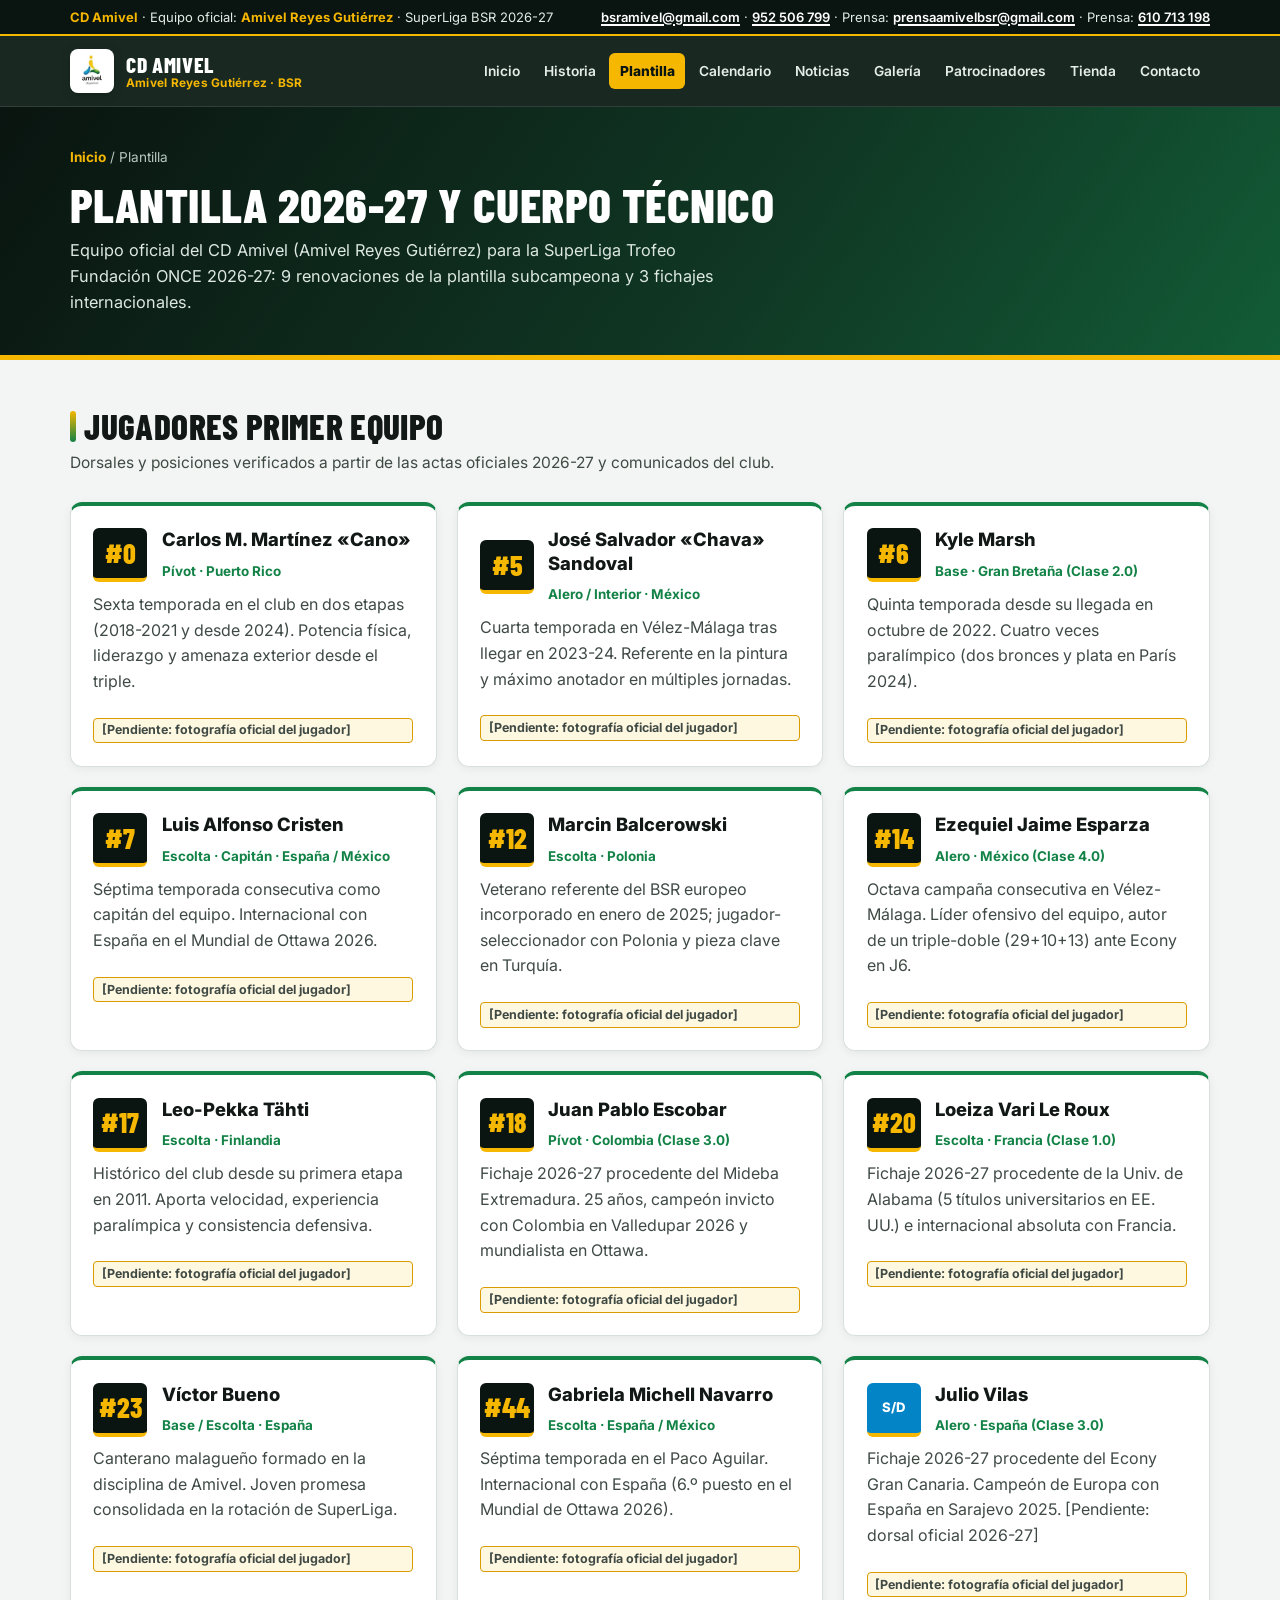
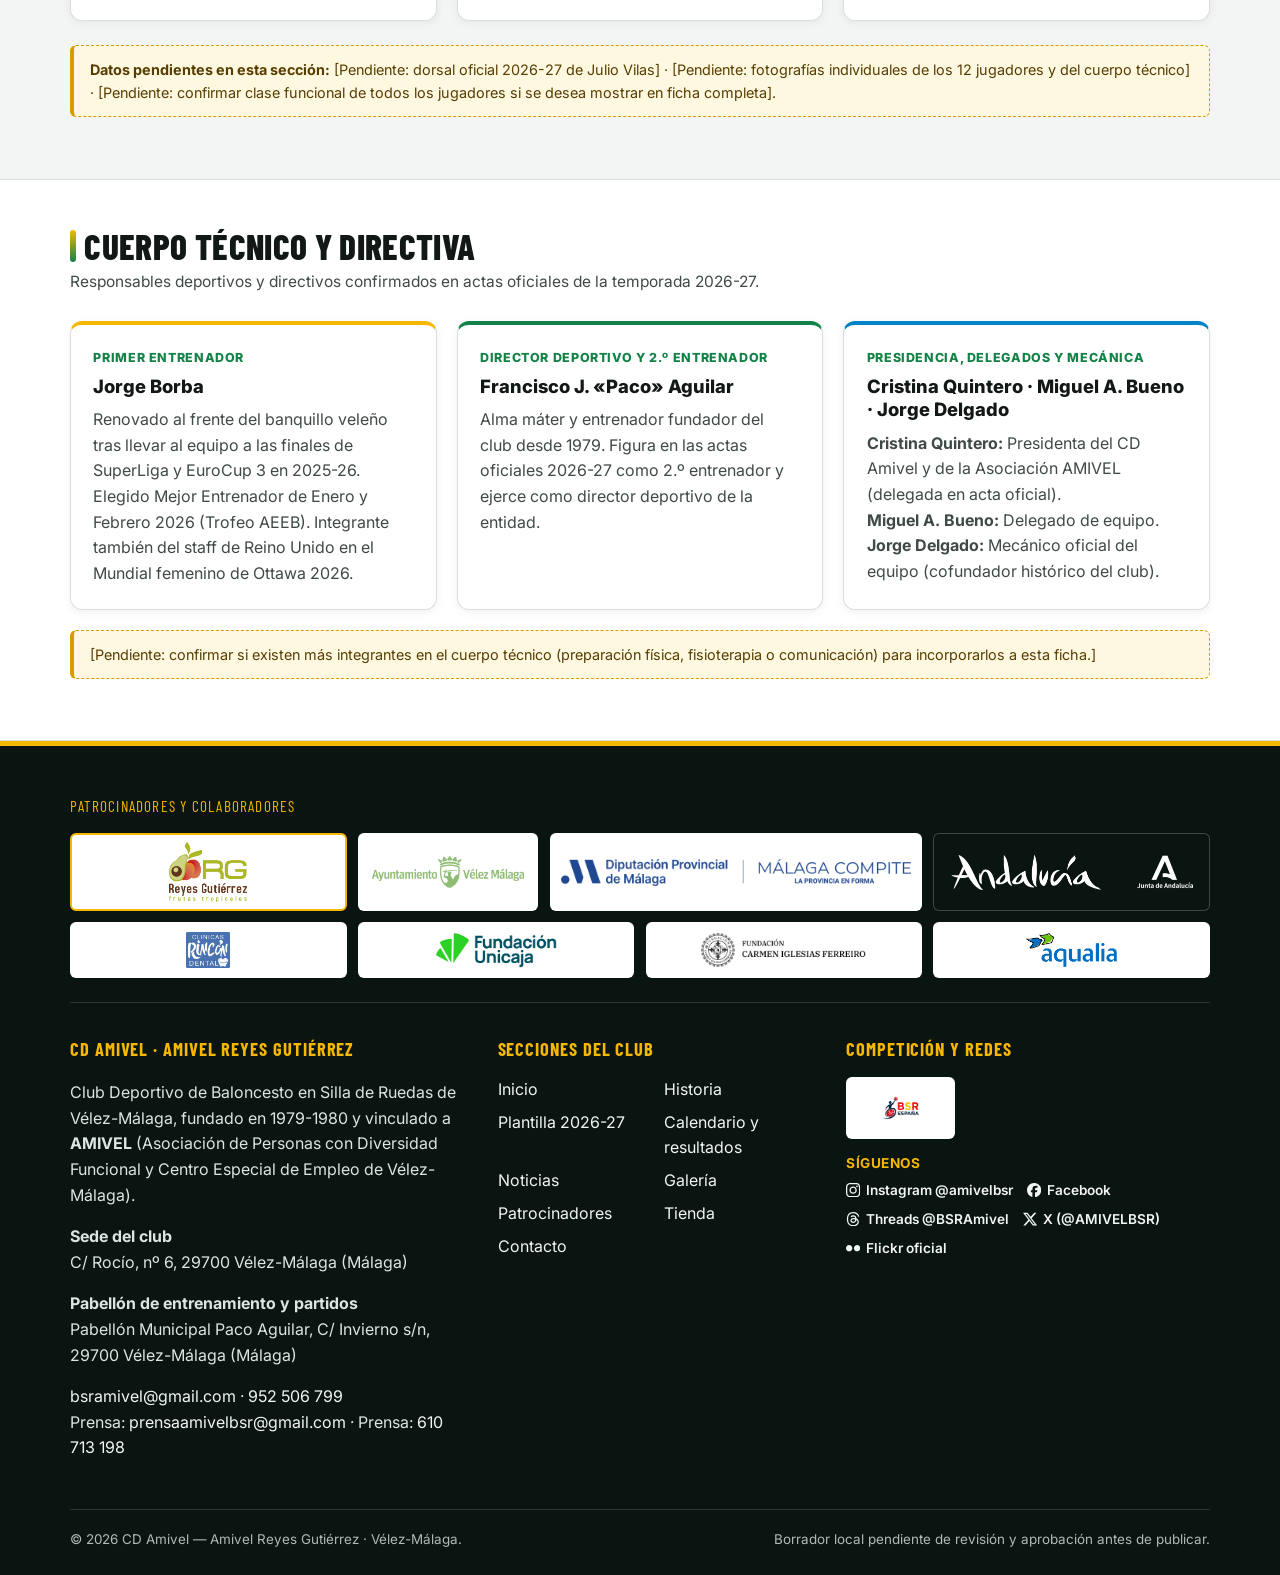
<file: plantilla.html>
<!DOCTYPE html>
<html lang="es">
<head>
  <meta charset="UTF-8">
  <meta name="robots" content="noindex, nofollow">
  <meta name="viewport" content="width=device-width, initial-scale=1.0">
  <title>Plantilla y Cuerpo Técnico 2026-27 · CD Amivel</title>
  <meta name="description" content="Plantilla oficial confirmada y cuerpo técnico del Amivel Reyes Gutiérrez para la temporada 2026-27 en la SuperLiga Fundación ONCE.">
  <link rel="icon" href="favicon.ico" sizes="any">
  <link rel="icon" type="image/png" sizes="32x32" href="assets/favicon-32.png">
  <link rel="apple-touch-icon" href="assets/apple-touch-icon.png">
  <link rel="preconnect" href="https://fonts.googleapis.com">
  <link rel="preconnect" href="https://fonts.gstatic.com" crossorigin>
  <link href="https://fonts.googleapis.com/css2?family=Barlow+Condensed:wght@700;800&family=Inter:wght@400;500;600;700;800&display=swap" rel="stylesheet">
  <link rel="stylesheet" href="css/styles.css">
</head>
<body>
  <a class="skip-link" href="#contenido">Saltar al contenido principal</a>

  <div class="top-strip">
    <div class="container top-strip-inner">
      <span><strong>CD Amivel</strong> · Equipo oficial: <strong>Amivel Reyes Gutiérrez</strong> · SuperLiga BSR 2026-27</span>
      <span><a href="mailto:bsramivel@gmail.com">bsramivel@gmail.com</a> · <a href="tel:+34952506799">952 506 799</a> · Prensa: <a href="mailto:prensaamivelbsr@gmail.com">prensaamivelbsr@gmail.com</a> · Prensa: <a href="tel:+34610713198">610 713 198</a></span>
    </div>
  </div>

  <header class="site-header">
    <div class="container header-inner">
      <a class="brand" href="index.html">
        <img class="brand-logo" src="assets/logo-original.jpg" alt="Logotipo de CD Amivel Deportivo" width="44" height="44">
        <span class="brand-text">
          <span class="brand-name">CD Amivel</span>
          <span class="brand-sub">Amivel Reyes Gutiérrez · BSR</span>
        </span>
      </a>

      <button class="nav-toggle" type="button" data-nav-toggle aria-expanded="false" aria-controls="site-nav">
        <span aria-hidden="true">☰</span> Menú
      </button>

      <nav class="site-nav" id="site-nav" aria-label="Navegación principal">
        <ul class="nav-list">
          <li><a class="nav-link" href="index.html">Inicio</a></li>
          <li><a class="nav-link" href="historia.html">Historia</a></li>
          <li><a class="nav-link" href="plantilla.html" aria-current="page">Plantilla</a></li>
          <li><a class="nav-link" href="calendario.html">Calendario</a></li>
          <li><a class="nav-link" href="noticias.html">Noticias</a></li>
          <li><a class="nav-link" href="galeria.html">Galería</a></li>
          <li><a class="nav-link" href="patrocinadores.html">Patrocinadores</a></li>
          <li><a class="nav-link" href="tienda.html">Tienda</a></li>
          <li><a class="nav-link" href="contacto.html">Contacto</a></li>
        </ul>
      </nav>
    </div>
  </header>
  <section class="page-header">
    <div class="container">
      <div class="breadcrumb"><a href="index.html">Inicio</a> / Plantilla</div>
      <h1>Plantilla 2026-27 y Cuerpo Técnico</h1>
      <p>Equipo oficial del CD Amivel (Amivel Reyes Gutiérrez) para la SuperLiga Trofeo Fundación ONCE 2026-27: 9 renovaciones de la plantilla subcampeona y 3 fichajes internacionales.</p>
    </div>
  </section>

  <main id="contenido">
    <section class="section">
      <div class="container">
        <div class="section-header">
          <div>
            <h2 class="section-title">Jugadores primer equipo</h2>
            <p class="section-subtitle">Dorsales y posiciones verificados a partir de las actas oficiales 2026-27 y comunicados del club.</p>
          </div>
        </div>

        <div class="grid grid-3">
          <article class="card player-card reveal">
            <div class="player-top">
              <div class="player-number">#0</div>
              <div>
                <h3 class="player-name">Carlos M. Martínez «Cano»</h3>
                <div class="player-role">Pívot · Puerto Rico</div>
              </div>
            </div>
            <p>Sexta temporada en el club en dos etapas (2018-2021 y desde 2024). Potencia física, liderazgo y amenaza exterior desde el triple.</p>
            <p class="pending-inline">[Pendiente: fotografía oficial del jugador]</p>
          </article>
          <article class="card player-card reveal">
            <div class="player-top">
              <div class="player-number">#5</div>
              <div>
                <h3 class="player-name">José Salvador «Chava» Sandoval</h3>
                <div class="player-role">Alero / Interior · México</div>
              </div>
            </div>
            <p>Cuarta temporada en Vélez-Málaga tras llegar en 2023-24. Referente en la pintura y máximo anotador en múltiples jornadas.</p>
            <p class="pending-inline">[Pendiente: fotografía oficial del jugador]</p>
          </article>
          <article class="card player-card reveal">
            <div class="player-top">
              <div class="player-number">#6</div>
              <div>
                <h3 class="player-name">Kyle Marsh</h3>
                <div class="player-role">Base · Gran Bretaña (Clase 2.0)</div>
              </div>
            </div>
            <p>Quinta temporada desde su llegada en octubre de 2022. Cuatro veces paralímpico (dos bronces y plata en París 2024).</p>
            <p class="pending-inline">[Pendiente: fotografía oficial del jugador]</p>
          </article>
          <article class="card player-card reveal">
            <div class="player-top">
              <div class="player-number">#7</div>
              <div>
                <h3 class="player-name">Luis Alfonso Cristen</h3>
                <div class="player-role">Escolta · Capitán · España / México</div>
              </div>
            </div>
            <p>Séptima temporada consecutiva como capitán del equipo. Internacional con España en el Mundial de Ottawa 2026.</p>
            <p class="pending-inline">[Pendiente: fotografía oficial del jugador]</p>
          </article>
          <article class="card player-card reveal">
            <div class="player-top">
              <div class="player-number">#12</div>
              <div>
                <h3 class="player-name">Marcin Balcerowski</h3>
                <div class="player-role">Escolta · Polonia</div>
              </div>
            </div>
            <p>Veterano referente del BSR europeo incorporado en enero de 2025; jugador-seleccionador con Polonia y pieza clave en Turquía.</p>
            <p class="pending-inline">[Pendiente: fotografía oficial del jugador]</p>
          </article>
          <article class="card player-card reveal">
            <div class="player-top">
              <div class="player-number">#14</div>
              <div>
                <h3 class="player-name">Ezequiel Jaime Esparza</h3>
                <div class="player-role">Alero · México (Clase 4.0)</div>
              </div>
            </div>
            <p>Octava campaña consecutiva en Vélez-Málaga. Líder ofensivo del equipo, autor de un triple-doble (29+10+13) ante Econy en J6.</p>
            <p class="pending-inline">[Pendiente: fotografía oficial del jugador]</p>
          </article>
          <article class="card player-card reveal">
            <div class="player-top">
              <div class="player-number">#17</div>
              <div>
                <h3 class="player-name">Leo-Pekka Tähti</h3>
                <div class="player-role">Escolta · Finlandia</div>
              </div>
            </div>
            <p>Histórico del club desde su primera etapa en 2011. Aporta velocidad, experiencia paralímpica y consistencia defensiva.</p>
            <p class="pending-inline">[Pendiente: fotografía oficial del jugador]</p>
          </article>
          <article class="card player-card reveal">
            <div class="player-top">
              <div class="player-number">#18</div>
              <div>
                <h3 class="player-name">Juan Pablo Escobar</h3>
                <div class="player-role">Pívot · Colombia (Clase 3.0)</div>
              </div>
            </div>
            <p>Fichaje 2026-27 procedente del Mideba Extremadura. 25 años, campeón invicto con Colombia en Valledupar 2026 y mundialista en Ottawa.</p>
            <p class="pending-inline">[Pendiente: fotografía oficial del jugador]</p>
          </article>
          <article class="card player-card reveal">
            <div class="player-top">
              <div class="player-number">#20</div>
              <div>
                <h3 class="player-name">Loeiza Vari Le Roux</h3>
                <div class="player-role">Escolta · Francia (Clase 1.0)</div>
              </div>
            </div>
            <p>Fichaje 2026-27 procedente de la Univ. de Alabama (5 títulos universitarios en EE. UU.) e internacional absoluta con Francia.</p>
            <p class="pending-inline">[Pendiente: fotografía oficial del jugador]</p>
          </article>
          <article class="card player-card reveal">
            <div class="player-top">
              <div class="player-number">#23</div>
              <div>
                <h3 class="player-name">Víctor Bueno</h3>
                <div class="player-role">Base / Escolta · España</div>
              </div>
            </div>
            <p>Canterano malagueño formado en la disciplina de Amivel. Joven promesa consolidada en la rotación de SuperLiga.</p>
            <p class="pending-inline">[Pendiente: fotografía oficial del jugador]</p>
          </article>
          <article class="card player-card reveal">
            <div class="player-top">
              <div class="player-number">#44</div>
              <div>
                <h3 class="player-name">Gabriela Michell Navarro</h3>
                <div class="player-role">Escolta · España / México</div>
              </div>
            </div>
            <p>Séptima temporada en el Paco Aguilar. Internacional con España (6.º puesto en el Mundial de Ottawa 2026).</p>
            <p class="pending-inline">[Pendiente: fotografía oficial del jugador]</p>
          </article>
          <article class="card player-card reveal">
            <div class="player-top">
              <div class="player-number is-pending">S/D</div>
              <div>
                <h3 class="player-name">Julio Vilas</h3>
                <div class="player-role">Alero · España (Clase 3.0)</div>
              </div>
            </div>
            <p>Fichaje 2026-27 procedente del Econy Gran Canaria. Campeón de Europa con España en Sarajevo 2025. [Pendiente: dorsal oficial 2026-27]</p>
            <p class="pending-inline">[Pendiente: fotografía oficial del jugador]</p>
          </article>
        </div>

        <div class="pending-note" style="margin-top:1.5rem;">
          <strong>Datos pendientes en esta sección:</strong> [Pendiente: dorsal oficial 2026-27 de Julio Vilas] · [Pendiente: fotografías individuales de los 12 jugadores y del cuerpo técnico] · [Pendiente: confirmar clase funcional de todos los jugadores si se desea mostrar en ficha completa].
        </div>
      </div>
    </section>

    <section class="section section-alt">
      <div class="container">
        <div class="section-header">
          <div>
            <h2 class="section-title">Cuerpo técnico y directiva</h2>
            <p class="section-subtitle">Responsables deportivos y directivos confirmados en actas oficiales de la temporada 2026-27.</p>
          </div>
        </div>

        <div class="grid grid-3">
          <article class="card card-accent-gold reveal">
            <span class="card-meta">Primer entrenador</span>
            <h3>Jorge Borba</h3>
            <p>Renovado al frente del banquillo veleño tras llevar al equipo a las finales de SuperLiga y EuroCup 3 en 2025-26. Elegido Mejor Entrenador de Enero y Febrero 2026 (Trofeo AEEB). Integrante también del staff de Reino Unido en el Mundial femenino de Ottawa 2026.</p>
          </article>

          <article class="card card-accent-green reveal">
            <span class="card-meta">Director deportivo y 2.º entrenador</span>
            <h3>Francisco J. «Paco» Aguilar</h3>
            <p>Alma máter y entrenador fundador del club desde 1979. Figura en las actas oficiales 2026-27 como 2.º entrenador y ejerce como director deportivo de la entidad.</p>
          </article>

          <article class="card card-accent-cyan reveal">
            <span class="card-meta">Presidencia, delegados y mecánica</span>
            <h3>Cristina Quintero · Miguel A. Bueno · Jorge Delgado</h3>
            <p><strong>Cristina Quintero:</strong> Presidenta del CD Amivel y de la Asociación AMIVEL (delegada en acta oficial).<br><strong>Miguel A. Bueno:</strong> Delegado de equipo.<br><strong>Jorge Delgado:</strong> Mecánico oficial del equipo (cofundador histórico del club).</p>
          </article>
        </div>

        <div class="pending-note" style="margin-top:1.25rem;">
          [Pendiente: confirmar si existen más integrantes en el cuerpo técnico (preparación física, fisioterapia o comunicación) para incorporarlos a esta ficha.]
        </div>
      </div>
    </section>
  </main>
  <footer class="site-footer">
    <div class="container">
      <div class="footer-sponsors">
        <p class="footer-sponsors-label">Patrocinadores y colaboradores</p>
        <ul class="footer-sponsors-list">
          <li class="footer-sponsor footer-sponsor-principal">
            <a href="https://www.reyesgutierrez.com/" target="_blank" rel="noopener noreferrer" aria-label="Reyes Gutiérrez Frutas Tropicales, patrocinador principal">
              <img src="assets/patrocinadores/reyes-gutierrez.png" alt="Logotipo de Reyes Gutiérrez Frutas Tropicales, patrocinador principal" width="1197" height="921">
            </a>
          </li>
          <li class="footer-sponsor">
            <a href="https://www.velezmalaga.es/" target="_blank" rel="noopener noreferrer" aria-label="Ayuntamiento de Vélez-Málaga">
              <img src="assets/patrocinadores/ayuntamiento-velez-malaga.png" alt="Logotipo del Ayuntamiento de Vélez-Málaga" width="492" height="114">
            </a>
          </li>
          <li class="footer-sponsor footer-sponsor-wide">
            <a href="https://www.malaga.es/" target="_blank" rel="noopener noreferrer" aria-label="Diputación Provincial de Málaga y Málaga Compite">
              <img src="assets/patrocinadores/diputacion-malaga.png" alt="Logotipos de la Diputación Provincial de Málaga y Málaga Compite" width="1772" height="136">
            </a>
          </li>
          <li class="footer-sponsor footer-sponsor-dark">
            <a href="https://www.juntadeandalucia.es/" target="_blank" rel="noopener noreferrer" aria-label="Junta de Andalucía">
              <img src="assets/patrocinadores/junta-andalucia.png" alt="Logotipo de la Junta de Andalucía" width="1948" height="287">
            </a>
          </li>
          <li class="footer-sponsor">
            <a href="https://rinconsalud.es/dental/odontologia-general/limpieza-dental/" target="_blank" rel="noopener noreferrer" aria-label="Clínicas Rincón Dental">
              <img src="assets/patrocinadores/clinicas-rincon-dental.jpg" alt="Logotipo de Clínicas Rincón Dental" width="320" height="260">
            </a>
          </li>
          <li class="footer-sponsor">
            <a href="https://www.fundacionunicaja.com/" target="_blank" rel="noopener noreferrer" aria-label="Fundación Unicaja">
              <img src="assets/patrocinadores/fundacion-unicaja.png" alt="Logotipo de Fundación Unicaja" width="1400" height="412">
            </a>
          </li>
          <li class="footer-sponsor footer-sponsor-wordmark">
            <a href="https://fundacioncarmeniglesiasferreiro.org/" target="_blank" rel="noopener noreferrer" aria-label="Fundación Carmen Iglesias Ferreiro">
              <img src="assets/patrocinadores/fundacion-carmen-iglesias.png" alt="Logotipo de la Fundación Carmen Iglesias Ferreiro" width="430" height="88">
            </a>
          </li>
          <li class="footer-sponsor">
            <a href="https://www.aqualia.com/" target="_blank" rel="noopener noreferrer" aria-label="Aqualia">
              <img src="assets/patrocinadores/aqualia.png" alt="Logotipo de Aqualia" width="714" height="278">
            </a>
          </li>
        </ul>
      </div>

      <div class="footer-grid">
        <div>
          <h2 class="footer-heading">CD Amivel · Amivel Reyes Gutiérrez</h2>
          <p>Club Deportivo de Baloncesto en Silla de Ruedas de Vélez-Málaga, fundado en 1979-1980 y vinculado a <strong>AMIVEL</strong> (Asociación de Personas con Diversidad Funcional y Centro Especial de Empleo de Vélez-Málaga).</p>
          <p><strong>Sede del club</strong><br>C/ Rocío, nº 6, 29700 Vélez-Málaga (Málaga)</p>
          <p><strong>Pabellón de entrenamiento y partidos</strong><br>Pabellón Municipal Paco Aguilar, C/ Invierno s/n, 29700 Vélez-Málaga (Málaga)</p>
          <p>
            <a href="mailto:bsramivel@gmail.com">bsramivel@gmail.com</a> ·
            <a href="tel:+34952506799">952 506 799</a><br>
            Prensa: <a href="mailto:prensaamivelbsr@gmail.com">prensaamivelbsr@gmail.com</a> ·
            Prensa: <a href="tel:+34610713198">610 713 198</a>
          </p>
        </div>

        <div>
          <h2 class="footer-heading">Secciones del club</h2>
          <ul class="footer-links">
            <li><a href="index.html">Inicio</a></li>
            <li><a href="historia.html">Historia</a></li>
            <li><a href="plantilla.html">Plantilla 2026-27</a></li>
            <li><a href="calendario.html">Calendario y resultados</a></li>
            <li><a href="noticias.html">Noticias</a></li>
            <li><a href="galeria.html">Galería</a></li>
            <li><a href="patrocinadores.html">Patrocinadores</a></li>
            <li><a href="tienda.html">Tienda</a></li>
            <li><a href="contacto.html">Contacto</a></li>
          </ul>
        </div>

        <div>
          <h2 class="footer-heading">Competición y redes</h2>
          <div class="footer-logos">
            <a class="footer-logo-badge" href="calendario.html" aria-label="BSR España, competición oficial">
              <img src="assets/logo-liga-bsr-espana.jpg" alt="Logotipo de BSR España" width="90" height="48">
            </a>
          </div>
          <p class="social-follow">Síguenos</p>
          <ul class="social-links"><li><a href="https://www.instagram.com/amivelbsr/" target="_blank" rel="noopener noreferrer" aria-label="Instagram @amivelbsr"><svg viewBox="0 0 24 24" aria-hidden="true" focusable="false"><path d="M7.0301.084c-1.2768.0602-2.1487.264-2.911.5634-.7888.3075-1.4575.72-2.1228 1.3877-.6652.6677-1.075 1.3368-1.3802 2.127-.2954.7638-.4956 1.6365-.552 2.914-.0564 1.2775-.0689 1.6882-.0626 4.947.0062 3.2586.0206 3.6671.0825 4.9473.061 1.2765.264 2.1482.5635 2.9107.308.7889.72 1.4573 1.388 2.1228.6679.6655 1.3365 1.0743 2.1285 1.38.7632.295 1.6361.4961 2.9134.552 1.2773.056 1.6884.069 4.9462.0627 3.2578-.0062 3.668-.0207 4.9478-.0814 1.28-.0607 2.147-.2652 2.9098-.5633.7889-.3086 1.4578-.72 2.1228-1.3881.665-.6682 1.0745-1.3378 1.3795-2.1284.2957-.7632.4966-1.636.552-2.9124.056-1.2809.0692-1.6898.063-4.948-.0063-3.2583-.021-3.6668-.0817-4.9465-.0607-1.2797-.264-2.1487-.5633-2.9117-.3084-.7889-.72-1.4568-1.3876-2.1228C21.2982 1.33 20.628.9208 19.8378.6165 19.074.321 18.2017.1197 16.9244.0645 15.6471.0093 15.236-.005 11.977.0014 8.718.0076 8.31.0215 7.0301.0839m.1402 21.6932c-1.17-.0509-1.8053-.2453-2.2287-.408-.5606-.216-.96-.4771-1.3819-.895-.422-.4178-.6811-.8186-.9-1.378-.1644-.4234-.3624-1.058-.4171-2.228-.0595-1.2645-.072-1.6442-.079-4.848-.007-3.2037.0053-3.583.0607-4.848.05-1.169.2456-1.805.408-2.2282.216-.5613.4762-.96.895-1.3816.4188-.4217.8184-.6814 1.3783-.9003.423-.1651 1.0575-.3614 2.227-.4171 1.2655-.06 1.6447-.072 4.848-.079 3.2033-.007 3.5835.005 4.8495.0608 1.169.0508 1.8053.2445 2.228.408.5608.216.96.4754 1.3816.895.4217.4194.6816.8176.9005 1.3787.1653.4217.3617 1.056.4169 2.2263.0602 1.2655.0739 1.645.0796 4.848.0058 3.203-.0055 3.5834-.061 4.848-.051 1.17-.245 1.8055-.408 2.2294-.216.5604-.4763.96-.8954 1.3814-.419.4215-.8181.6811-1.3783.9-.4224.1649-1.0577.3617-2.2262.4174-1.2656.0595-1.6448.072-4.8493.079-3.2045.007-3.5825-.006-4.848-.0608M16.953 5.5864A1.44 1.44 0 1 0 18.39 4.144a1.44 1.44 0 0 0-1.437 1.4424M5.8385 12.012c.0067 3.4032 2.7706 6.1557 6.173 6.1493 3.4026-.0065 6.157-2.7701 6.1506-6.1733-.0065-3.4032-2.771-6.1565-6.174-6.1498-3.403.0067-6.156 2.771-6.1496 6.1738M8 12.0077a4 4 0 1 1 4.008 3.9921A3.9996 3.9996 0 0 1 8 12.0077"/></svg><span>Instagram @amivelbsr</span></a></li><li><a href="https://www.facebook.com/search/top/?q=amivel%20reyes%20guti%C3%A9rrez" target="_blank" rel="noopener noreferrer" aria-label="Facebook"><svg viewBox="0 0 24 24" aria-hidden="true" focusable="false"><path d="M9.101 23.691v-7.98H6.627v-3.667h2.474v-1.58c0-4.085 1.848-5.978 5.858-5.978.401 0 .955.042 1.468.103a8.68 8.68 0 0 1 1.141.195v3.325a8.623 8.623 0 0 0-.653-.036 26.805 26.805 0 0 0-.733-.009c-.707 0-1.259.096-1.675.309a1.686 1.686 0 0 0-.679.622c-.258.42-.374.995-.374 1.752v1.297h3.919l-.386 2.103-.287 1.564h-3.246v8.245C19.396 23.238 24 18.179 24 12.044c0-6.627-5.373-12-12-12s-12 5.373-12 12c0 5.628 3.874 10.35 9.101 11.647Z"/></svg><span>Facebook</span></a></li><li><a href="https://www.threads.net/@bsramivel" target="_blank" rel="noopener noreferrer" aria-label="Threads @BSRAmivel"><svg viewBox="0 0 24 24" aria-hidden="true" focusable="false"><path d="M12.186 24h-.007c-3.581-.024-6.334-1.205-8.184-3.509C2.35 18.44 1.5 15.586 1.472 12.01v-.017c.03-3.579.879-6.43 2.525-8.482C5.845 1.205 8.6.024 12.18 0h.014c2.746.02 5.043.725 6.826 2.098 1.677 1.29 2.858 3.13 3.509 5.467l-2.04.569c-1.104-3.96-3.898-5.984-8.304-6.015-2.91.022-5.11.936-6.54 2.717C4.307 6.504 3.616 8.914 3.589 12c.027 3.086.718 5.496 2.057 7.164 1.43 1.783 3.631 2.698 6.54 2.717 2.623-.02 4.358-.631 5.8-2.045 1.647-1.613 1.618-3.593 1.09-4.798-.31-.71-.873-1.3-1.634-1.75-.192 1.352-.622 2.446-1.284 3.272-.886 1.102-2.14 1.704-3.73 1.79-1.202.065-2.361-.218-3.259-.801-1.063-.689-1.685-1.74-1.752-2.964-.065-1.19.408-2.285 1.33-3.082.88-.76 2.119-1.207 3.583-1.291a13.853 13.853 0 0 1 3.02.142c-.126-.742-.375-1.332-.75-1.757-.513-.586-1.308-.883-2.359-.89h-.029c-.844 0-1.992.232-2.721 1.32L7.734 7.847c.98-1.454 2.568-2.256 4.478-2.256h.044c3.194.02 5.097 1.975 5.287 5.388.108.046.216.094.321.142 1.49.7 2.58 1.761 3.154 3.07.797 1.82.871 4.79-1.548 7.158-1.85 1.81-4.094 2.628-7.277 2.65Zm1.003-11.69c-.242 0-.487.007-.739.021-1.836.103-2.98.946-2.916 2.143.067 1.256 1.452 1.839 2.784 1.767 1.224-.065 2.818-.543 3.086-3.71a10.5 10.5 0 0 0-2.215-.221z"/></svg><span>Threads @BSRAmivel</span></a></li><li><a href="https://x.com/AMIVELBSR" target="_blank" rel="noopener noreferrer" aria-label="X (@AMIVELBSR)"><svg viewBox="0 0 24 24" aria-hidden="true" focusable="false"><path d="M18.901 1.153h3.68l-8.04 9.19L24 22.846h-7.406l-5.8-7.584-6.638 7.584H.474l8.6-9.83L0 1.154h7.594l5.243 6.932ZM17.61 20.644h2.039L6.486 3.24H4.298Z"/></svg><span>X (@AMIVELBSR)</span></a></li><li><a href="https://www.flickr.com/photos/203475003@N02/" target="_blank" rel="noopener noreferrer" aria-label="Flickr oficial"><svg viewBox="0 0 24 24" aria-hidden="true" focusable="false"><path d="M5.334 6.666C2.3884 6.666 0 9.055 0 12c0 2.9456 2.3884 5.334 5.334 5.334 2.9456 0 5.332-2.3884 5.332-5.334 0-2.945-2.3864-5.334-5.332-5.334zm13.332 0c-2.9456 0-5.332 2.389-5.332 5.334 0 2.9456 2.3864 5.334 5.332 5.334C21.6116 17.334 24 14.9456 24 12c0-2.945-2.3884-5.334-5.334-5.334Z"/></svg><span>Flickr oficial</span></a></li></ul>
        </div>
      </div>

      <div class="footer-bottom">
        <span>© 2026 CD Amivel — Amivel Reyes Gutiérrez · Vélez-Málaga.</span>
        <span>Borrador local pendiente de revisión y aprobación antes de publicar.</span>
      </div>
    </div>
  </footer>
  <script src="js/main.js" defer></script>
</body>
</html>
</file>
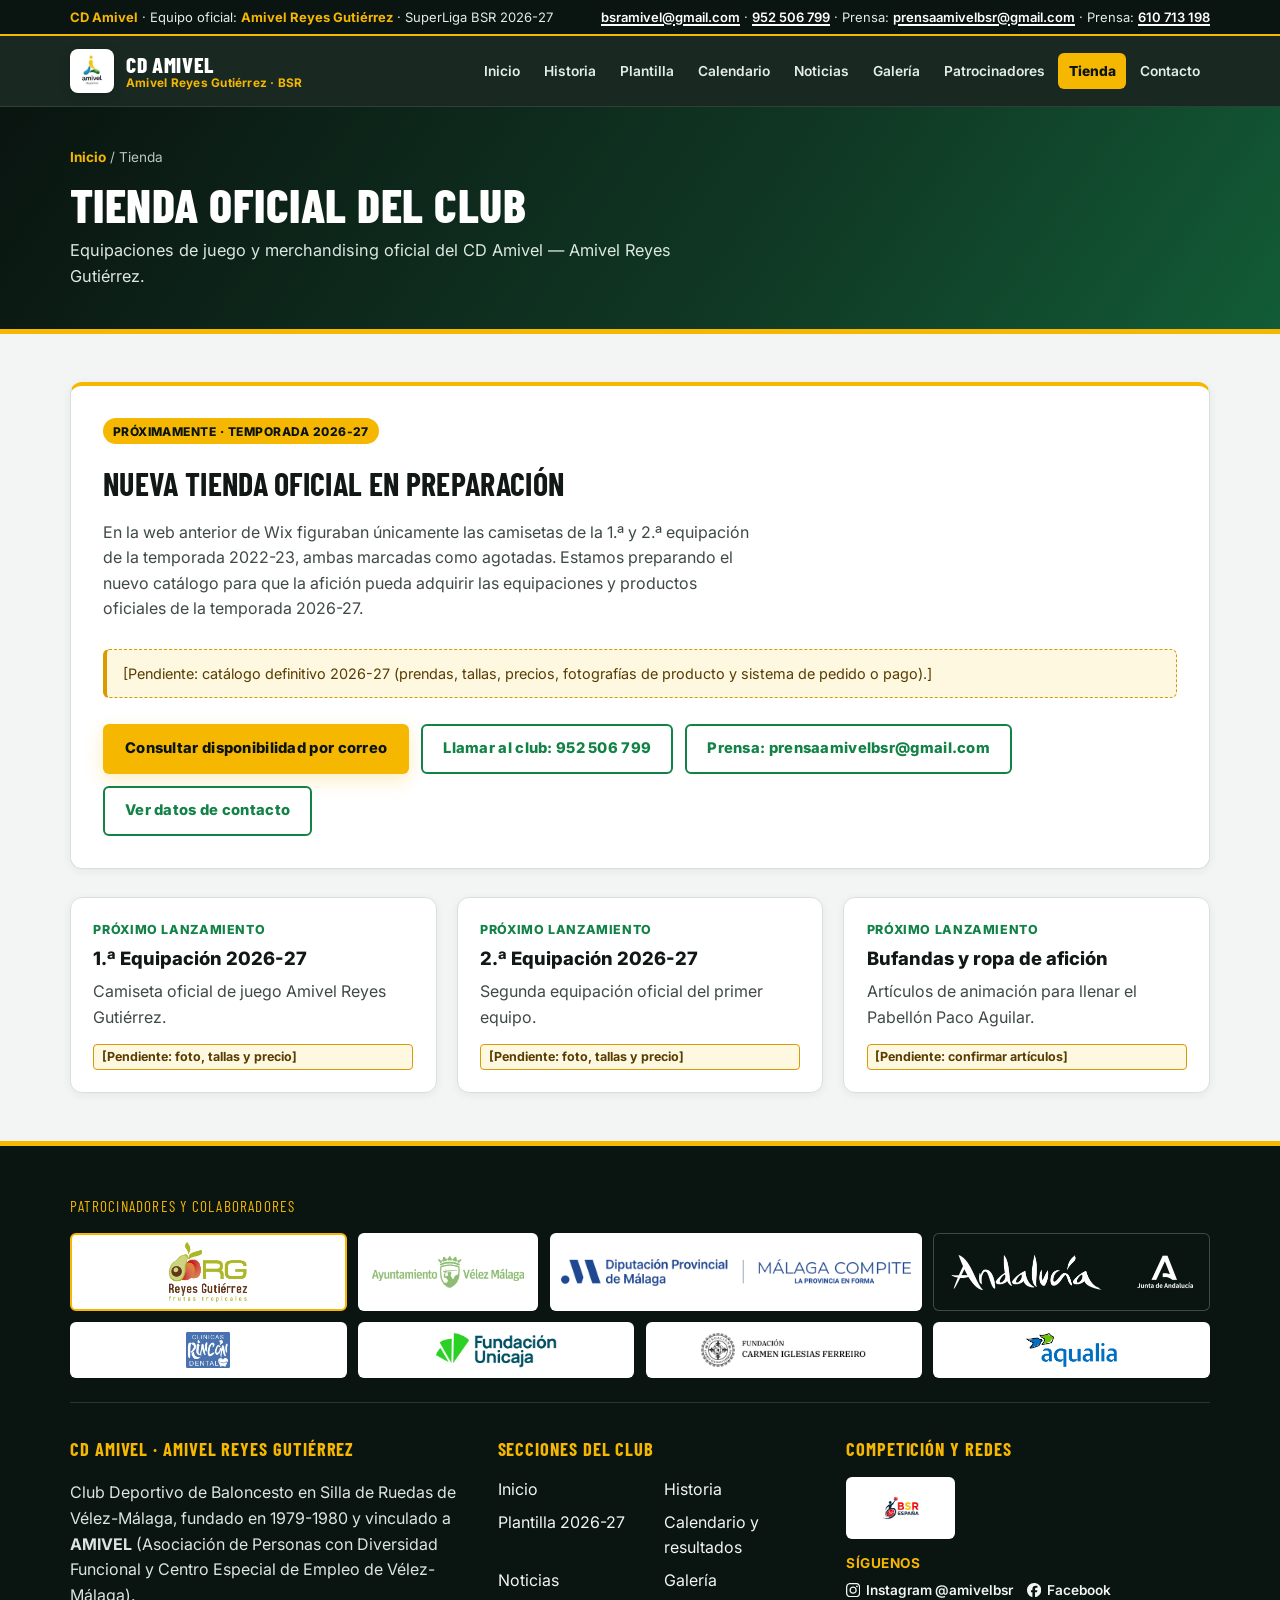
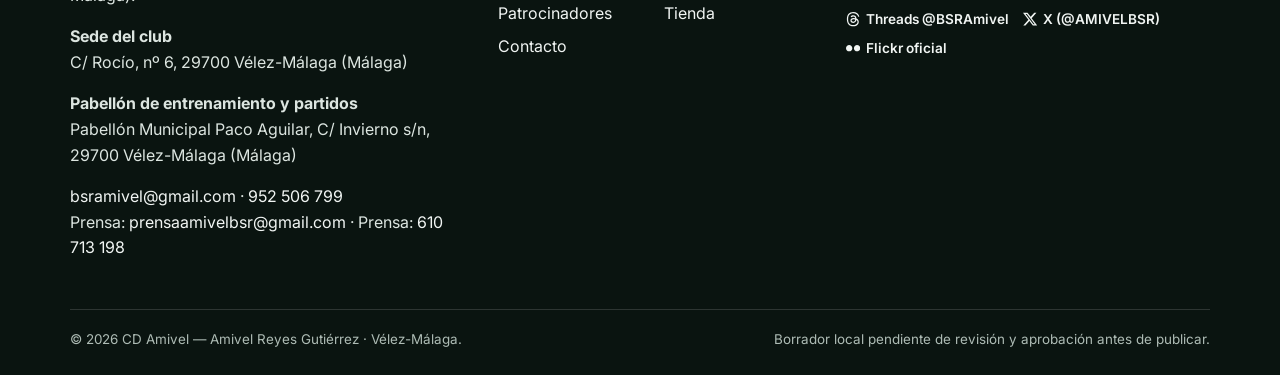
<file: tienda.html>
<!DOCTYPE html>
<html lang="es">
<head>
  <meta charset="UTF-8">
  <meta name="robots" content="noindex, nofollow">
  <meta name="viewport" content="width=device-width, initial-scale=1.0">
  <title>Tienda Oficial · CD Amivel — Próximamente</title>
  <meta name="description" content="Sección de tienda oficial del CD Amivel / Amivel Reyes Gutiérrez en preparación para la temporada 2026-27.">
  <link rel="icon" href="favicon.ico" sizes="any">
  <link rel="icon" type="image/png" sizes="32x32" href="assets/favicon-32.png">
  <link rel="apple-touch-icon" href="assets/apple-touch-icon.png">
  <link rel="preconnect" href="https://fonts.googleapis.com">
  <link rel="preconnect" href="https://fonts.gstatic.com" crossorigin>
  <link href="https://fonts.googleapis.com/css2?family=Barlow+Condensed:wght@700;800&family=Inter:wght@400;500;600;700;800&display=swap" rel="stylesheet">
  <link rel="stylesheet" href="css/styles.css">
</head>
<body>
  <a class="skip-link" href="#contenido">Saltar al contenido principal</a>

  <div class="top-strip">
    <div class="container top-strip-inner">
      <span><strong>CD Amivel</strong> · Equipo oficial: <strong>Amivel Reyes Gutiérrez</strong> · SuperLiga BSR 2026-27</span>
      <span><a href="mailto:bsramivel@gmail.com">bsramivel@gmail.com</a> · <a href="tel:+34952506799">952 506 799</a> · Prensa: <a href="mailto:prensaamivelbsr@gmail.com">prensaamivelbsr@gmail.com</a> · Prensa: <a href="tel:+34610713198">610 713 198</a></span>
    </div>
  </div>

  <header class="site-header">
    <div class="container header-inner">
      <a class="brand" href="index.html">
        <img class="brand-logo" src="assets/logo-original.jpg" alt="Logotipo de CD Amivel Deportivo" width="44" height="44">
        <span class="brand-text">
          <span class="brand-name">CD Amivel</span>
          <span class="brand-sub">Amivel Reyes Gutiérrez · BSR</span>
        </span>
      </a>

      <button class="nav-toggle" type="button" data-nav-toggle aria-expanded="false" aria-controls="site-nav">
        <span aria-hidden="true">☰</span> Menú
      </button>

      <nav class="site-nav" id="site-nav" aria-label="Navegación principal">
        <ul class="nav-list">
          <li><a class="nav-link" href="index.html">Inicio</a></li>
          <li><a class="nav-link" href="historia.html">Historia</a></li>
          <li><a class="nav-link" href="plantilla.html">Plantilla</a></li>
          <li><a class="nav-link" href="calendario.html">Calendario</a></li>
          <li><a class="nav-link" href="noticias.html">Noticias</a></li>
          <li><a class="nav-link" href="galeria.html">Galería</a></li>
          <li><a class="nav-link" href="patrocinadores.html">Patrocinadores</a></li>
          <li><a class="nav-link" href="tienda.html" aria-current="page">Tienda</a></li>
          <li><a class="nav-link" href="contacto.html">Contacto</a></li>
        </ul>
      </nav>
    </div>
  </header>
  <section class="page-header">
    <div class="container">
      <div class="breadcrumb"><a href="index.html">Inicio</a> / Tienda</div>
      <h1>Tienda Oficial del Club</h1>
      <p>Equipaciones de juego y merchandising oficial del CD Amivel — Amivel Reyes Gutiérrez.</p>
    </div>
  </section>

  <main id="contenido">
    <section class="section">
      <div class="container">
        <div class="card card-accent-gold reveal" style="padding:2rem;">
          <span class="badge badge-next" style="align-self:flex-start;">Próximamente · Temporada 2026-27</span>
          <h2 style="margin:0.85rem 0 0.65rem;font-size:2rem;text-transform:uppercase;">Nueva tienda oficial en preparación</h2>
          <p style="max-width:66ch;">En la web anterior de Wix figuraban únicamente las camisetas de la 1.ª y 2.ª equipación de la temporada 2022-23, ambas marcadas como agotadas. Estamos preparando el nuevo catálogo para que la afición pueda adquirir las equipaciones y productos oficiales de la temporada 2026-27.</p>
          <div class="pending-note">
            [Pendiente: catálogo definitivo 2026-27 (prendas, tallas, precios, fotografías de producto y sistema de pedido o pago).]
          </div>
          <div style="margin-top:0.75rem;display:flex;flex-wrap:wrap;gap:0.75rem;">
            <a class="btn btn-primary" href="mailto:bsramivel@gmail.com?subject=Consulta%20equipaci%C3%B3n%20CD%20Amivel">Consultar disponibilidad por correo</a>
            <a class="btn btn-outline" href="tel:+34952506799">Llamar al club: 952 506 799</a>
            <a class="btn btn-outline" href="mailto:prensaamivelbsr@gmail.com?subject=Consulta%20equipaci%C3%B3n%20CD%20Amivel">Prensa: prensaamivelbsr@gmail.com</a>
            <a class="btn btn-outline" href="contacto.html">Ver datos de contacto</a>
          </div>
        </div>

        <div class="grid grid-3" style="margin-top:1.75rem;">
          <article class="card reveal">
            <span class="card-meta">Próximo lanzamiento</span>
            <h3>1.ª Equipación 2026-27</h3>
            <p>Camiseta oficial de juego Amivel Reyes Gutiérrez.</p>
            <span class="pending-inline">[Pendiente: foto, tallas y precio]</span>
          </article>
          <article class="card reveal">
            <span class="card-meta">Próximo lanzamiento</span>
            <h3>2.ª Equipación 2026-27</h3>
            <p>Segunda equipación oficial del primer equipo.</p>
            <span class="pending-inline">[Pendiente: foto, tallas y precio]</span>
          </article>
          <article class="card reveal">
            <span class="card-meta">Próximo lanzamiento</span>
            <h3>Bufandas y ropa de afición</h3>
            <p>Artículos de animación para llenar el Pabellón Paco Aguilar.</p>
            <span class="pending-inline">[Pendiente: confirmar artículos]</span>
          </article>
        </div>
      </div>
    </section>
  </main>
  <footer class="site-footer">
    <div class="container">
      <div class="footer-sponsors">
        <p class="footer-sponsors-label">Patrocinadores y colaboradores</p>
        <ul class="footer-sponsors-list">
          <li class="footer-sponsor footer-sponsor-principal">
            <a href="https://www.reyesgutierrez.com/" target="_blank" rel="noopener noreferrer" aria-label="Reyes Gutiérrez Frutas Tropicales, patrocinador principal">
              <img src="assets/patrocinadores/reyes-gutierrez.png" alt="Logotipo de Reyes Gutiérrez Frutas Tropicales, patrocinador principal" width="1197" height="921">
            </a>
          </li>
          <li class="footer-sponsor">
            <a href="https://www.velezmalaga.es/" target="_blank" rel="noopener noreferrer" aria-label="Ayuntamiento de Vélez-Málaga">
              <img src="assets/patrocinadores/ayuntamiento-velez-malaga.png" alt="Logotipo del Ayuntamiento de Vélez-Málaga" width="492" height="114">
            </a>
          </li>
          <li class="footer-sponsor footer-sponsor-wide">
            <a href="https://www.malaga.es/" target="_blank" rel="noopener noreferrer" aria-label="Diputación Provincial de Málaga y Málaga Compite">
              <img src="assets/patrocinadores/diputacion-malaga.png" alt="Logotipos de la Diputación Provincial de Málaga y Málaga Compite" width="1772" height="136">
            </a>
          </li>
          <li class="footer-sponsor footer-sponsor-dark">
            <a href="https://www.juntadeandalucia.es/" target="_blank" rel="noopener noreferrer" aria-label="Junta de Andalucía">
              <img src="assets/patrocinadores/junta-andalucia.png" alt="Logotipo de la Junta de Andalucía" width="1948" height="287">
            </a>
          </li>
          <li class="footer-sponsor">
            <a href="https://rinconsalud.es/dental/odontologia-general/limpieza-dental/" target="_blank" rel="noopener noreferrer" aria-label="Clínicas Rincón Dental">
              <img src="assets/patrocinadores/clinicas-rincon-dental.jpg" alt="Logotipo de Clínicas Rincón Dental" width="320" height="260">
            </a>
          </li>
          <li class="footer-sponsor">
            <a href="https://www.fundacionunicaja.com/" target="_blank" rel="noopener noreferrer" aria-label="Fundación Unicaja">
              <img src="assets/patrocinadores/fundacion-unicaja.png" alt="Logotipo de Fundación Unicaja" width="1400" height="412">
            </a>
          </li>
          <li class="footer-sponsor footer-sponsor-wordmark">
            <a href="https://fundacioncarmeniglesiasferreiro.org/" target="_blank" rel="noopener noreferrer" aria-label="Fundación Carmen Iglesias Ferreiro">
              <img src="assets/patrocinadores/fundacion-carmen-iglesias.png" alt="Logotipo de la Fundación Carmen Iglesias Ferreiro" width="430" height="88">
            </a>
          </li>
          <li class="footer-sponsor">
            <a href="https://www.aqualia.com/" target="_blank" rel="noopener noreferrer" aria-label="Aqualia">
              <img src="assets/patrocinadores/aqualia.png" alt="Logotipo de Aqualia" width="714" height="278">
            </a>
          </li>
        </ul>
      </div>

      <div class="footer-grid">
        <div>
          <h2 class="footer-heading">CD Amivel · Amivel Reyes Gutiérrez</h2>
          <p>Club Deportivo de Baloncesto en Silla de Ruedas de Vélez-Málaga, fundado en 1979-1980 y vinculado a <strong>AMIVEL</strong> (Asociación de Personas con Diversidad Funcional y Centro Especial de Empleo de Vélez-Málaga).</p>
          <p><strong>Sede del club</strong><br>C/ Rocío, nº 6, 29700 Vélez-Málaga (Málaga)</p>
          <p><strong>Pabellón de entrenamiento y partidos</strong><br>Pabellón Municipal Paco Aguilar, C/ Invierno s/n, 29700 Vélez-Málaga (Málaga)</p>
          <p>
            <a href="mailto:bsramivel@gmail.com">bsramivel@gmail.com</a> ·
            <a href="tel:+34952506799">952 506 799</a><br>
            Prensa: <a href="mailto:prensaamivelbsr@gmail.com">prensaamivelbsr@gmail.com</a> ·
            Prensa: <a href="tel:+34610713198">610 713 198</a>
          </p>
        </div>

        <div>
          <h2 class="footer-heading">Secciones del club</h2>
          <ul class="footer-links">
            <li><a href="index.html">Inicio</a></li>
            <li><a href="historia.html">Historia</a></li>
            <li><a href="plantilla.html">Plantilla 2026-27</a></li>
            <li><a href="calendario.html">Calendario y resultados</a></li>
            <li><a href="noticias.html">Noticias</a></li>
            <li><a href="galeria.html">Galería</a></li>
            <li><a href="patrocinadores.html">Patrocinadores</a></li>
            <li><a href="tienda.html">Tienda</a></li>
            <li><a href="contacto.html">Contacto</a></li>
          </ul>
        </div>

        <div>
          <h2 class="footer-heading">Competición y redes</h2>
          <div class="footer-logos">
            <a class="footer-logo-badge" href="calendario.html" aria-label="BSR España, competición oficial">
              <img src="assets/logo-liga-bsr-espana.jpg" alt="Logotipo de BSR España" width="90" height="48">
            </a>
          </div>
          <p class="social-follow">Síguenos</p>
          <ul class="social-links"><li><a href="https://www.instagram.com/amivelbsr/" target="_blank" rel="noopener noreferrer" aria-label="Instagram @amivelbsr"><svg viewBox="0 0 24 24" aria-hidden="true" focusable="false"><path d="M7.0301.084c-1.2768.0602-2.1487.264-2.911.5634-.7888.3075-1.4575.72-2.1228 1.3877-.6652.6677-1.075 1.3368-1.3802 2.127-.2954.7638-.4956 1.6365-.552 2.914-.0564 1.2775-.0689 1.6882-.0626 4.947.0062 3.2586.0206 3.6671.0825 4.9473.061 1.2765.264 2.1482.5635 2.9107.308.7889.72 1.4573 1.388 2.1228.6679.6655 1.3365 1.0743 2.1285 1.38.7632.295 1.6361.4961 2.9134.552 1.2773.056 1.6884.069 4.9462.0627 3.2578-.0062 3.668-.0207 4.9478-.0814 1.28-.0607 2.147-.2652 2.9098-.5633.7889-.3086 1.4578-.72 2.1228-1.3881.665-.6682 1.0745-1.3378 1.3795-2.1284.2957-.7632.4966-1.636.552-2.9124.056-1.2809.0692-1.6898.063-4.948-.0063-3.2583-.021-3.6668-.0817-4.9465-.0607-1.2797-.264-2.1487-.5633-2.9117-.3084-.7889-.72-1.4568-1.3876-2.1228C21.2982 1.33 20.628.9208 19.8378.6165 19.074.321 18.2017.1197 16.9244.0645 15.6471.0093 15.236-.005 11.977.0014 8.718.0076 8.31.0215 7.0301.0839m.1402 21.6932c-1.17-.0509-1.8053-.2453-2.2287-.408-.5606-.216-.96-.4771-1.3819-.895-.422-.4178-.6811-.8186-.9-1.378-.1644-.4234-.3624-1.058-.4171-2.228-.0595-1.2645-.072-1.6442-.079-4.848-.007-3.2037.0053-3.583.0607-4.848.05-1.169.2456-1.805.408-2.2282.216-.5613.4762-.96.895-1.3816.4188-.4217.8184-.6814 1.3783-.9003.423-.1651 1.0575-.3614 2.227-.4171 1.2655-.06 1.6447-.072 4.848-.079 3.2033-.007 3.5835.005 4.8495.0608 1.169.0508 1.8053.2445 2.228.408.5608.216.96.4754 1.3816.895.4217.4194.6816.8176.9005 1.3787.1653.4217.3617 1.056.4169 2.2263.0602 1.2655.0739 1.645.0796 4.848.0058 3.203-.0055 3.5834-.061 4.848-.051 1.17-.245 1.8055-.408 2.2294-.216.5604-.4763.96-.8954 1.3814-.419.4215-.8181.6811-1.3783.9-.4224.1649-1.0577.3617-2.2262.4174-1.2656.0595-1.6448.072-4.8493.079-3.2045.007-3.5825-.006-4.848-.0608M16.953 5.5864A1.44 1.44 0 1 0 18.39 4.144a1.44 1.44 0 0 0-1.437 1.4424M5.8385 12.012c.0067 3.4032 2.7706 6.1557 6.173 6.1493 3.4026-.0065 6.157-2.7701 6.1506-6.1733-.0065-3.4032-2.771-6.1565-6.174-6.1498-3.403.0067-6.156 2.771-6.1496 6.1738M8 12.0077a4 4 0 1 1 4.008 3.9921A3.9996 3.9996 0 0 1 8 12.0077"/></svg><span>Instagram @amivelbsr</span></a></li><li><a href="https://www.facebook.com/search/top/?q=amivel%20reyes%20guti%C3%A9rrez" target="_blank" rel="noopener noreferrer" aria-label="Facebook"><svg viewBox="0 0 24 24" aria-hidden="true" focusable="false"><path d="M9.101 23.691v-7.98H6.627v-3.667h2.474v-1.58c0-4.085 1.848-5.978 5.858-5.978.401 0 .955.042 1.468.103a8.68 8.68 0 0 1 1.141.195v3.325a8.623 8.623 0 0 0-.653-.036 26.805 26.805 0 0 0-.733-.009c-.707 0-1.259.096-1.675.309a1.686 1.686 0 0 0-.679.622c-.258.42-.374.995-.374 1.752v1.297h3.919l-.386 2.103-.287 1.564h-3.246v8.245C19.396 23.238 24 18.179 24 12.044c0-6.627-5.373-12-12-12s-12 5.373-12 12c0 5.628 3.874 10.35 9.101 11.647Z"/></svg><span>Facebook</span></a></li><li><a href="https://www.threads.net/@bsramivel" target="_blank" rel="noopener noreferrer" aria-label="Threads @BSRAmivel"><svg viewBox="0 0 24 24" aria-hidden="true" focusable="false"><path d="M12.186 24h-.007c-3.581-.024-6.334-1.205-8.184-3.509C2.35 18.44 1.5 15.586 1.472 12.01v-.017c.03-3.579.879-6.43 2.525-8.482C5.845 1.205 8.6.024 12.18 0h.014c2.746.02 5.043.725 6.826 2.098 1.677 1.29 2.858 3.13 3.509 5.467l-2.04.569c-1.104-3.96-3.898-5.984-8.304-6.015-2.91.022-5.11.936-6.54 2.717C4.307 6.504 3.616 8.914 3.589 12c.027 3.086.718 5.496 2.057 7.164 1.43 1.783 3.631 2.698 6.54 2.717 2.623-.02 4.358-.631 5.8-2.045 1.647-1.613 1.618-3.593 1.09-4.798-.31-.71-.873-1.3-1.634-1.75-.192 1.352-.622 2.446-1.284 3.272-.886 1.102-2.14 1.704-3.73 1.79-1.202.065-2.361-.218-3.259-.801-1.063-.689-1.685-1.74-1.752-2.964-.065-1.19.408-2.285 1.33-3.082.88-.76 2.119-1.207 3.583-1.291a13.853 13.853 0 0 1 3.02.142c-.126-.742-.375-1.332-.75-1.757-.513-.586-1.308-.883-2.359-.89h-.029c-.844 0-1.992.232-2.721 1.32L7.734 7.847c.98-1.454 2.568-2.256 4.478-2.256h.044c3.194.02 5.097 1.975 5.287 5.388.108.046.216.094.321.142 1.49.7 2.58 1.761 3.154 3.07.797 1.82.871 4.79-1.548 7.158-1.85 1.81-4.094 2.628-7.277 2.65Zm1.003-11.69c-.242 0-.487.007-.739.021-1.836.103-2.98.946-2.916 2.143.067 1.256 1.452 1.839 2.784 1.767 1.224-.065 2.818-.543 3.086-3.71a10.5 10.5 0 0 0-2.215-.221z"/></svg><span>Threads @BSRAmivel</span></a></li><li><a href="https://x.com/AMIVELBSR" target="_blank" rel="noopener noreferrer" aria-label="X (@AMIVELBSR)"><svg viewBox="0 0 24 24" aria-hidden="true" focusable="false"><path d="M18.901 1.153h3.68l-8.04 9.19L24 22.846h-7.406l-5.8-7.584-6.638 7.584H.474l8.6-9.83L0 1.154h7.594l5.243 6.932ZM17.61 20.644h2.039L6.486 3.24H4.298Z"/></svg><span>X (@AMIVELBSR)</span></a></li><li><a href="https://www.flickr.com/photos/203475003@N02/" target="_blank" rel="noopener noreferrer" aria-label="Flickr oficial"><svg viewBox="0 0 24 24" aria-hidden="true" focusable="false"><path d="M5.334 6.666C2.3884 6.666 0 9.055 0 12c0 2.9456 2.3884 5.334 5.334 5.334 2.9456 0 5.332-2.3884 5.332-5.334 0-2.945-2.3864-5.334-5.332-5.334zm13.332 0c-2.9456 0-5.332 2.389-5.332 5.334 0 2.9456 2.3864 5.334 5.332 5.334C21.6116 17.334 24 14.9456 24 12c0-2.945-2.3884-5.334-5.334-5.334Z"/></svg><span>Flickr oficial</span></a></li></ul>
        </div>
      </div>

      <div class="footer-bottom">
        <span>© 2026 CD Amivel — Amivel Reyes Gutiérrez · Vélez-Málaga.</span>
        <span>Borrador local pendiente de revisión y aprobación antes de publicar.</span>
      </div>
    </div>
  </footer>
  <script src="js/main.js" defer></script>
</body>
</html>
</file>
<file: css/styles.css>
/* ==========================================================================
   CD Amivel / Amivel Reyes Gutiérrez — Diseño deportivo de alto impacto
   Paleta libre de alto contraste: verde cancha eléctrico + oro campeón + negro obsidiana
   ========================================================================== */

:root {
  /* Paleta deportiva principal */
  --sport-dark: #0a1410;          /* Fondo oscuro principal (obsidiana verdosa) */
  --sport-dark-2: #11211a;        /* Superficie oscura elevada */
  --sport-dark-3: #182e24;        /* Tarjetas oscuras / hover */
  --sport-green: #128246;         /* Verde cancha principal */
  --sport-green-bright: #19a358;  /* Verde acento energético */
  --sport-green-soft: #e7f6ee;    /* Verde muy claro para fondos */
  --sport-gold: #f5b700;          /* Oro campeón / CTA principal */
  --sport-gold-hover: #ffca28;
  --sport-gold-soft: #fff8db;
  --sport-cyan: #0284c7;          /* Acento técnico secundario */
  --sport-cyan-soft: #e6f4fc;

  /* Neutros y texto */
  --ink-primary: #111815;
  --ink-secondary: #3f4a45;
  --ink-muted: #5a6660;
  --bg-page: #f2f5f3;
  --bg-card: #ffffff;
  --border-subtle: #d8e0dc;
  --border-strong: #b4c0ba;

  /* Estados */
  --win-bg: #e3f5eb;
  --win-ink: #0d6635;
  --loss-bg: #fdeaea;
  --loss-ink: #a61b23;
  --pending-bg: #fff8e1;
  --pending-border: #d99b00;
  --pending-ink: #573d00;

  /* Tipografía */
  --font-display: "Barlow Condensed", "Arial Narrow", "Roboto Condensed", system-ui, sans-serif;
  --font-sans: "Inter", system-ui, -apple-system, "Segoe UI", Roboto, Arial, sans-serif;

  --radius-sm: 6px;
  --radius-md: 12px;
  --radius-lg: 18px;
  --shadow-sm: 0 2px 10px rgba(10, 20, 16, 0.06);
  --shadow-md: 0 12px 30px rgba(10, 20, 16, 0.12);
  --shadow-lg: 0 20px 44px rgba(0, 0, 0, 0.28);
  --container-max: 1180px;
}

*,
*::before,
*::after {
  box-sizing: border-box;
}

html {
  scroll-behavior: smooth;
  font-size: 16px;
}

body {
  margin: 0;
  font-family: var(--font-sans);
  line-height: 1.6;
  color: var(--ink-primary);
  background-color: var(--bg-page);
  -webkit-font-smoothing: antialiased;
}

img {
  max-width: 100%;
  height: auto;
  display: block;
}

a {
  color: #0e6336;
  text-decoration-thickness: 1.5px;
  text-underline-offset: 2px;
}

a:hover {
  color: var(--sport-cyan);
}

:focus-visible {
  outline: 3px solid var(--sport-gold);
  outline-offset: 2px;
}

.skip-link {
  position: absolute;
  left: -9999px;
  top: 0;
  z-index: 1000;
  background: var(--sport-gold);
  color: var(--sport-dark);
  padding: 0.75rem 1.25rem;
  font-weight: 800;
  text-decoration: none;
}

.skip-link:focus {
  left: 0.75rem;
  top: 0.75rem;
  border-radius: var(--radius-sm);
}

.container {
  width: 100%;
  max-width: var(--container-max);
  margin: 0 auto;
  padding: 0 1.25rem;
}

/* Tipografía display potente */
h1, h2, .display-font {
  font-family: var(--font-display);
  letter-spacing: 0.01em;
}

/* Franja superior de estado y competición */
.top-strip {
  background: var(--sport-dark);
  color: #e2ebe6;
  font-size: 0.8125rem;
  padding: 0.42rem 0;
  border-bottom: 2px solid var(--sport-gold);
}

.top-strip-inner {
  display: flex;
  flex-wrap: wrap;
  justify-content: space-between;
  align-items: center;
  gap: 0.5rem 1rem;
}

.top-strip strong {
  color: var(--sport-gold);
}

.top-strip a {
  color: #ffffff;
  font-weight: 600;
}

.top-strip a:hover {
  color: var(--sport-gold);
}

/* Cabecera sticky */
.site-header {
  background: rgba(16, 33, 26, 0.96);
  backdrop-filter: blur(10px);
  border-bottom: 1px solid rgba(255, 255, 255, 0.1);
  position: sticky;
  top: 0;
  z-index: 120;
}

.header-inner {
  display: flex;
  align-items: center;
  justify-content: space-between;
  gap: 1rem;
  min-height: 70px;
}

.brand {
  display: flex;
  align-items: center;
  gap: 0.75rem;
  text-decoration: none;
  color: #ffffff;
  flex-shrink: 0;
}

.brand-logo {
  width: 44px;
  height: 44px;
  object-fit: contain;
  border-radius: 8px;
  background: #ffffff;
  padding: 3px;
  box-shadow: 0 2px 8px rgba(0, 0, 0, 0.25);
}

.brand-text {
  display: flex;
  flex-direction: column;
  line-height: 1.08;
}

.brand-name {
  font-family: var(--font-display);
  font-size: 1.35rem;
  font-weight: 800;
  letter-spacing: 0.03em;
  text-transform: uppercase;
  color: #ffffff;
}

.brand-sub {
  font-size: 0.74rem;
  font-weight: 700;
  color: var(--sport-gold);
  letter-spacing: 0.02em;
}

.nav-toggle {
  display: inline-flex;
  align-items: center;
  gap: 0.45rem;
  padding: 0.5rem 0.85rem;
  background: var(--sport-dark-3);
  border: 1.5px solid rgba(255, 255, 255, 0.25);
  border-radius: var(--radius-sm);
  font: inherit;
  font-size: 0.9rem;
  font-weight: 700;
  color: #ffffff;
  cursor: pointer;
}

.site-nav {
  display: none;
  position: absolute;
  top: 100%;
  left: 0;
  right: 0;
  background: var(--sport-dark-2);
  border-bottom: 3px solid var(--sport-gold);
  box-shadow: var(--shadow-lg);
  padding: 0.85rem 1.25rem 1.25rem;
}

.site-nav.is-open {
  display: block;
}

.nav-list {
  list-style: none;
  margin: 0;
  padding: 0;
  display: flex;
  flex-direction: column;
  gap: 0.25rem;
}

.nav-link {
  display: block;
  padding: 0.55rem 0.8rem;
  border-radius: var(--radius-sm);
  text-decoration: none;
  font-weight: 600;
  font-size: 0.9375rem;
  color: #e4ede8;
  transition: background-color 0.15s ease, color 0.15s ease;
}

.nav-link:hover {
  background: rgba(255, 255, 255, 0.1);
  color: var(--sport-gold);
}

.nav-link[aria-current="page"] {
  background: var(--sport-gold);
  color: var(--sport-dark);
  font-weight: 800;
}

@media (min-width: 1040px) {
  .nav-toggle {
    display: none;
  }

  .site-nav {
    display: block;
    position: static;
    background: transparent;
    border: 0;
    box-shadow: none;
    padding: 0;
  }

  .nav-list {
    flex-direction: row;
    align-items: center;
    gap: 0.2rem;
  }

  .nav-link {
    padding: 0.45rem 0.65rem;
    font-size: 0.86rem;
    white-space: nowrap;
  }
}

/* ==========================================================================
   HERO DE ALTO IMPACTO CON FOTOGRAFÍA REAL
   ========================================================================== */
.hero {
  position: relative;
  background-color: var(--sport-dark);
  color: #ffffff;
  padding: 3.25rem 0 3.5rem;
  overflow: hidden;
  border-bottom: 5px solid var(--sport-gold);
}

.hero-bg {
  position: absolute;
  inset: 0;
  z-index: 0;
}

.hero-bg img {
  width: 100%;
  height: 100%;
  object-fit: cover;
  object-position: center 60%;
  filter: saturate(1.05) contrast(1.04);
  transform: scale(1.02);
}

.hero-bg::after {
  content: "";
  position: absolute;
  inset: 0;
  background: linear-gradient(
    105deg,
    rgba(8, 17, 13, 0.91) 0%,
    rgba(11, 28, 20, 0.76) 48%,
    rgba(11, 28, 20, 0.46) 100%
  );
}

.hero-grid {
  position: relative;
  z-index: 2;
  display: grid;
  gap: 2rem;
  align-items: center;
}

@media (min-width: 900px) {
  .hero {
    padding: 4rem 0 4.25rem;
  }
  .hero-grid {
    grid-template-columns: 1.25fr 0.95fr;
    gap: 2.5rem;
  }
}

.hero-kicker {
  display: inline-flex;
  align-items: center;
  gap: 0.5rem;
  background: rgba(245, 183, 0, 0.16);
  border: 1px solid rgba(245, 183, 0, 0.55);
  color: var(--sport-gold);
  font-weight: 800;
  font-size: 0.8rem;
  text-transform: uppercase;
  letter-spacing: 0.08em;
  padding: 0.35rem 0.8rem;
  border-radius: 999px;
  margin-bottom: 1rem;
}

.hero h1 {
  margin: 0 0 0.85rem;
  font-size: clamp(2.4rem, 5vw, 4rem);
  font-weight: 800;
  line-height: 0.98;
  text-transform: uppercase;
  letter-spacing: 0.01em;
}

.hero h1 .accent-gold {
  color: var(--sport-gold);
  display: block;
}

.hero-lead {
  margin: 0 0 1.5rem;
  font-size: 1.06rem;
  color: #dde8e2;
  max-width: 56ch;
}

.hero-actions {
  display: flex;
  flex-wrap: wrap;
  gap: 0.75rem;
}

/* Tarjeta Match Center sobre Hero */
.match-center-card {
  background: rgba(13, 25, 20, 0.92);
  backdrop-filter: blur(12px);
  border: 1px solid rgba(255, 255, 255, 0.16);
  border-top: 4px solid var(--sport-gold);
  border-radius: var(--radius-md);
  padding: 1.35rem;
  color: #ffffff;
  box-shadow: var(--shadow-lg);
}

.mc-label {
  display: inline-block;
  font-size: 0.74rem;
  font-weight: 800;
  text-transform: uppercase;
  letter-spacing: 0.08em;
  color: var(--sport-gold);
  margin-bottom: 0.35rem;
}

.mc-matchup {
  font-family: var(--font-display);
  font-size: 1.55rem;
  font-weight: 800;
  line-height: 1.1;
  text-transform: uppercase;
  margin: 0 0 0.45rem;
}

.mc-meta {
  font-size: 0.9rem;
  color: #c8d6ce;
  margin: 0 0 0.9rem;
}

.mc-divider {
  border: 0;
  border-top: 1px solid rgba(255, 255, 255, 0.14);
  margin: 1rem 0;
}

.mc-score-row {
  display: flex;
  align-items: center;
  justify-content: space-between;
  gap: 0.75rem;
  background: rgba(255, 255, 255, 0.06);
  border-radius: var(--radius-sm);
  padding: 0.75rem 0.9rem;
  margin-bottom: 0.75rem;
}

.mc-score-num {
  font-family: var(--font-display);
  font-size: 1.9rem;
  font-weight: 800;
  color: var(--sport-gold);
  white-space: nowrap;
}

.team {
  display: inline-flex;
  align-items: center;
  gap: 0.4rem;
  vertical-align: middle;
}

.team-crest {
  width: 28px;
  height: 28px;
  object-fit: contain;
  flex: 0 0 auto;
}

.mc-matchup .team-crest {
  width: 32px;
  height: 32px;
}

/* Banda de cifras clave del club */
.stats-band {
  background: var(--sport-dark-2);
  color: #ffffff;
  border-bottom: 1px solid rgba(255, 255, 255, 0.08);
}

.stats-grid {
  display: grid;
  grid-template-columns: repeat(2, 1fr);
  gap: 0.5rem;
}

@media (min-width: 760px) {
  .stats-grid {
    grid-template-columns: repeat(4, 1fr);
  }
}

.stat-item {
  padding: 1.15rem 0.75rem;
  text-align: center;
  border-right: 1px solid rgba(255, 255, 255, 0.08);
}

.stat-item:last-child {
  border-right: 0;
}

.stat-num {
  font-family: var(--font-display);
  font-size: clamp(1.85rem, 3.2vw, 2.5rem);
  font-weight: 800;
  line-height: 1;
  color: var(--sport-gold);
  margin-bottom: 0.25rem;
}

.stat-label {
  font-size: 0.82rem;
  font-weight: 600;
  color: #cbd7d1;
  text-transform: uppercase;
  letter-spacing: 0.04em;
}

/* Cabecera de páginas interiores */
.page-header {
  background: linear-gradient(125deg, var(--sport-dark) 0%, #103824 60%, #125c37 100%);
  color: #ffffff;
  padding: 2.5rem 0;
  border-bottom: 5px solid var(--sport-gold);
}

.page-header h1 {
  margin: 0 0 0.45rem;
  font-size: clamp(2rem, 4vw, 3rem);
  font-weight: 800;
  line-height: 1.05;
  text-transform: uppercase;
}

.page-header p {
  margin: 0;
  color: #dce8e1;
  max-width: 65ch;
  font-size: 1.02rem;
}

.breadcrumb {
  font-size: 0.85rem;
  margin-bottom: 0.65rem;
  color: #b7c8bf;
}

.breadcrumb a {
  color: var(--sport-gold);
  font-weight: 700;
  text-decoration: none;
}

.breadcrumb a:hover {
  text-decoration: underline;
}

/* Botones */
.btn {
  display: inline-flex;
  align-items: center;
  justify-content: center;
  gap: 0.45rem;
  padding: 0.7rem 1.25rem;
  border-radius: var(--radius-sm);
  font-weight: 800;
  font-size: 0.92rem;
  letter-spacing: 0.02em;
  text-decoration: none;
  cursor: pointer;
  border: 2px solid transparent;
  transition: transform 0.16s ease, background-color 0.16s ease, box-shadow 0.16s ease;
}

.btn:hover {
  transform: translateY(-2px);
}

.btn:active {
  transform: translateY(0);
}

.btn-primary {
  background: var(--sport-gold);
  color: var(--sport-dark);
  box-shadow: 0 6px 18px rgba(245, 183, 0, 0.25);
}

.btn-primary:hover {
  background: var(--sport-gold-hover);
  color: var(--sport-dark);
}

.btn-secondary {
  background: var(--sport-green);
  color: #ffffff;
}

.btn-secondary:hover {
  background: var(--sport-green-bright);
  color: #ffffff;
}

.btn-outline-light {
  background: rgba(255, 255, 255, 0.06);
  border-color: rgba(255, 255, 255, 0.55);
  color: #ffffff;
}

.btn-outline-light:hover {
  background: rgba(255, 255, 255, 0.16);
  color: #ffffff;
}

.btn-outline {
  background: #ffffff;
  border-color: var(--sport-green);
  color: var(--sport-green);
}

.btn-outline:hover {
  background: var(--sport-green-soft);
  color: #0b572e;
}

/* Secciones */
.section {
  padding: 3rem 0;
}

.section-alt {
  background: #ffffff;
  border-top: 1px solid var(--border-subtle);
  border-bottom: 1px solid var(--border-subtle);
}

.section-dark {
  background: var(--sport-dark);
  color: #ffffff;
}

.section-header {
  display: flex;
  flex-wrap: wrap;
  justify-content: space-between;
  align-items: flex-end;
  gap: 0.75rem 1.5rem;
  margin-bottom: 1.65rem;
}

.section-title {
  margin: 0;
  font-size: clamp(1.6rem, 3vw, 2.2rem);
  font-weight: 800;
  line-height: 1.05;
  text-transform: uppercase;
  color: var(--ink-primary);
  position: relative;
  padding-left: 0.9rem;
}

.section-title::before {
  content: "";
  position: absolute;
  left: 0;
  top: 0.08em;
  bottom: 0.08em;
  width: 6px;
  border-radius: 3px;
  background: linear-gradient(180deg, var(--sport-gold), var(--sport-green));
}

.section-dark .section-title {
  color: #ffffff;
}

.section-subtitle {
  margin: 0.35rem 0 0;
  color: var(--ink-secondary);
  font-size: 0.97rem;
}

.section-dark .section-subtitle {
  color: #bfd0c7;
}

/* Grids y tarjetas pulidas */
.grid {
  display: grid;
  gap: 1.25rem;
}

.grid-2 {
  grid-template-columns: 1fr;
}

.grid-3 {
  grid-template-columns: 1fr;
}

.grid-4 {
  grid-template-columns: repeat(auto-fit, minmax(220px, 1fr));
}

@media (min-width: 720px) {
  .grid-2 {
    grid-template-columns: repeat(2, 1fr);
  }
  .grid-3 {
    grid-template-columns: repeat(2, 1fr);
  }
}

@media (min-width: 1020px) {
  .grid-3 {
    grid-template-columns: repeat(3, 1fr);
  }
}

.card {
  background: var(--bg-card);
  border: 1px solid var(--border-subtle);
  border-radius: var(--radius-md);
  padding: 1.4rem;
  box-shadow: var(--shadow-sm);
  display: flex;
  flex-direction: column;
  transition: transform 0.2s ease, box-shadow 0.2s ease, border-color 0.2s ease;
}

.card:hover {
  transform: translateY(-3px);
  box-shadow: var(--shadow-md);
  border-color: var(--border-strong);
}

.card-accent-gold {
  border-top: 4px solid var(--sport-gold);
}

.card-accent-green {
  border-top: 4px solid var(--sport-green);
}

.card-accent-cyan {
  border-top: 4px solid var(--sport-cyan);
}

.card h3 {
  margin: 0 0 0.55rem;
  font-size: 1.15rem;
  line-height: 1.28;
  font-weight: 800;
}

.card p {
  margin: 0 0 0.85rem;
  color: var(--ink-secondary);
}

.card p:last-child {
  margin-bottom: 0;
}

.card-meta {
  font-size: 0.78rem;
  font-weight: 800;
  color: var(--sport-green);
  margin-bottom: 0.45rem;
  text-transform: uppercase;
  letter-spacing: 0.05em;
}

.news-card-media {
  margin: -1.4rem -1.4rem 1.1rem;
  aspect-ratio: 16 / 9;
  overflow: hidden;
  border-radius: var(--radius-md) var(--radius-md) 0 0;
  background: var(--sport-dark);
}

.news-card-media img {
  width: 100%;
  height: 100%;
  object-fit: cover;
  object-position: center 22%;
  transition: transform 0.35s ease;
}

.card:hover .news-card-media img {
  transform: scale(1.04);
}

/* Avisos / Marcadores de datos pendientes */
.pending-note {
  background: var(--pending-bg);
  border: 1px dashed var(--pending-border);
  border-left: 4px solid var(--pending-border);
  color: var(--pending-ink);
  padding: 0.75rem 1rem;
  border-radius: var(--radius-sm);
  font-size: 0.9rem;
  margin: 0.85rem 0;
}

.pending-inline {
  display: inline-block;
  background: var(--pending-bg);
  border: 1px solid var(--pending-border);
  color: var(--pending-ink);
  font-size: 0.78rem;
  font-weight: 700;
  padding: 0.12rem 0.48rem;
  border-radius: 4px;
}

.info-box {
  background: var(--sport-green-soft);
  border-left: 4px solid var(--sport-green);
  padding: 1rem 1.25rem;
  border-radius: var(--radius-sm);
  margin: 1rem 0;
}

/* Badges */
.badge {
  display: inline-block;
  font-size: 0.75rem;
  font-weight: 800;
  text-transform: uppercase;
  letter-spacing: 0.04em;
  padding: 0.22rem 0.6rem;
  border-radius: 999px;
}

.badge-win {
  background: var(--win-bg);
  color: var(--win-ink);
}

.badge-loss {
  background: var(--loss-bg);
  color: var(--loss-ink);
}

.badge-next {
  background: var(--sport-gold);
  color: var(--sport-dark);
}

.badge-cyan {
  background: var(--sport-cyan-soft);
  color: #075985;
}

/* Tablas deportivas */
.table-wrap {
  overflow-x: auto;
  background: #ffffff;
  border: 1px solid var(--border-subtle);
  border-radius: var(--radius-md);
  box-shadow: var(--shadow-sm);
}

table {
  width: 100%;
  border-collapse: collapse;
  font-size: 0.92rem;
}

th,
td {
  padding: 0.8rem 0.95rem;
  text-align: left;
  border-bottom: 1px solid var(--border-subtle);
}

th {
  background: var(--sport-dark-2);
  color: #ffffff;
  font-family: var(--font-display);
  font-size: 0.98rem;
  letter-spacing: 0.04em;
  text-transform: uppercase;
  font-weight: 700;
  white-space: nowrap;
}

tr:last-child td {
  border-bottom: 0;
}

tr.highlight-row {
  background: var(--sport-gold-soft);
  font-weight: 800;
}

/* Plantilla / Jugadores */
.player-card {
  display: flex;
  flex-direction: column;
  gap: 0.6rem;
  border-top: 4px solid var(--sport-green);
}

.player-top {
  display: flex;
  align-items: center;
  gap: 0.9rem;
}

.player-number {
  width: 54px;
  height: 54px;
  border-radius: var(--radius-sm);
  background: var(--sport-dark);
  color: var(--sport-gold);
  font-family: var(--font-display);
  font-weight: 800;
  font-size: 1.75rem;
  display: flex;
  align-items: center;
  justify-content: center;
  flex-shrink: 0;
  border-bottom: 4px solid var(--sport-gold);
}

.player-number.is-pending {
  background: var(--sport-cyan);
  color: #ffffff;
  font-family: var(--font-sans);
  font-size: 0.82rem;
}

.player-name {
  margin: 0;
  font-size: 1.1rem;
  font-weight: 800;
  line-height: 1.18;
}

.player-role {
  font-size: 0.84rem;
  font-weight: 700;
  color: var(--sport-green);
}

/* Timeline Historia */
.timeline {
  display: grid;
  gap: 1.1rem;
  border-left: 4px solid var(--sport-green);
  padding-left: 1.35rem;
  margin-left: 0.5rem;
}

.timeline-item {
  background: #ffffff;
  border: 1px solid var(--border-subtle);
  border-radius: var(--radius-md);
  padding: 1.2rem 1.35rem;
  position: relative;
  box-shadow: var(--shadow-sm);
}

.timeline-item::before {
  content: "";
  position: absolute;
  left: -1.88rem;
  top: 1.35rem;
  width: 14px;
  height: 14px;
  border-radius: 50%;
  background: var(--sport-gold);
  border: 3px solid var(--sport-dark);
}

.timeline-year {
  display: inline-block;
  font-family: var(--font-display);
  font-weight: 800;
  color: var(--sport-green);
  font-size: 1.1rem;
  letter-spacing: 0.03em;
  text-transform: uppercase;
  margin-bottom: 0.25rem;
}

/* Galería + Lightbox */
.gallery-grid {
  display: grid;
  gap: 1.1rem;
  grid-template-columns: repeat(auto-fill, minmax(260px, 1fr));
}

.gallery-card {
  background: #ffffff;
  border: 1px solid var(--border-subtle);
  border-radius: var(--radius-md);
  overflow: hidden;
  box-shadow: var(--shadow-sm);
  display: flex;
  flex-direction: column;
  transition: transform 0.2s ease, box-shadow 0.2s ease;
}

.gallery-card:hover {
  transform: translateY(-3px);
  box-shadow: var(--shadow-md);
}

.gallery-thumb-btn {
  border: 0;
  padding: 0;
  background: var(--sport-dark);
  cursor: pointer;
  display: block;
  width: 100%;
  aspect-ratio: 4 / 3;
  overflow: hidden;
}

.gallery-thumb-btn img {
  width: 100%;
  height: 100%;
  object-fit: cover;
  object-position: center 20%;
  transition: transform 0.3s ease;
}

.gallery-thumb-btn:hover img {
  transform: scale(1.05);
}

.gallery-caption {
  padding: 0.9rem 1rem;
  font-size: 0.88rem;
  color: var(--ink-secondary);
}

.gallery-caption strong {
  display: block;
  color: var(--ink-primary);
  margin-bottom: 0.2rem;
}

.lightbox {
  position: fixed;
  inset: 0;
  z-index: 900;
  background: rgba(8, 16, 12, 0.92);
  display: none;
  align-items: center;
  justify-content: center;
  padding: 1.5rem;
}

.lightbox.is-open {
  display: flex;
}

.lightbox-dialog {
  background: #ffffff;
  border-radius: var(--radius-md);
  max-width: 900px;
  width: 100%;
  max-height: 92vh;
  overflow: auto;
  padding: 1rem;
  position: relative;
}

.lightbox-close {
  position: absolute;
  top: 0.65rem;
  right: 0.65rem;
  background: var(--sport-dark);
  color: var(--sport-gold);
  border: 0;
  border-radius: var(--radius-sm);
  padding: 0.45rem 0.85rem;
  font-weight: 800;
  cursor: pointer;
}

.lightbox-img {
  display: block;
  max-height: 78vh;
  width: auto;
  max-width: 100%;
  margin: 0 auto;
  border-radius: var(--radius-sm);
}

.flickr-accounts {
  display: grid;
  gap: 1.15rem;
  grid-template-columns: 1fr;
}

@media (min-width: 860px) {
  .flickr-accounts {
    grid-template-columns: repeat(3, minmax(0, 1fr));
  }
}

.flickr-account-card {
  display: flex;
  flex-direction: column;
  background: #ffffff;
  border: 1px solid var(--border-subtle);
  border-top: 4px solid var(--sport-gold);
  border-radius: var(--radius-md);
  overflow: hidden;
  text-decoration: none;
  color: inherit;
  box-shadow: var(--shadow-sm);
  min-height: 100%;
  transition: transform 0.2s ease, box-shadow 0.2s ease;
}

.flickr-account-card:hover {
  transform: translateY(-3px);
  box-shadow: var(--shadow-md);
  color: inherit;
  text-decoration: none;
}

.flickr-account-card img {
  width: 100%;
  aspect-ratio: 4 / 3;
  object-fit: cover;
  object-position: center 22%;
  background: var(--sport-dark);
}

.flickr-account-body {
  display: flex;
  flex-direction: column;
  gap: 0.85rem;
  padding: 1rem 1.1rem 1.15rem;
  flex: 1;
}

.flickr-account-body h3 {
  margin: 0;
  font-size: 1.2rem;
  line-height: 1.25;
}

.flickr-account-card .btn {
  margin-top: auto;
  align-self: stretch;
  pointer-events: none;
}

.flickr-cta {
  margin-top: 2rem;
  text-align: center;
}

.flickr-cta h2 {
  margin: 0 0 0.35rem;
  font-size: 1.45rem;
}

.flickr-cta p {
  margin: 0;
}

.flickr-cta-links {
  display: flex;
  flex-wrap: wrap;
  justify-content: center;
  gap: 0.7rem;
  margin-top: 1rem;
}

/* Logos patrocinadores y liga */
.sponsor-hero-box {
  background: #ffffff;
  border: 2px solid var(--sport-green);
  border-radius: var(--radius-lg);
  padding: 1.75rem;
  display: grid;
  gap: 1.5rem;
  align-items: center;
  box-shadow: var(--shadow-md);
}

@media (min-width: 720px) {
  .sponsor-hero-box {
    grid-template-columns: 270px 1fr;
  }
}

.sponsor-logo-wrap {
  background: #ffffff;
  border: 1px solid var(--border-subtle);
  border-radius: var(--radius-md);
  padding: 1rem;
  display: flex;
  align-items: center;
  justify-content: center;
}

.sponsor-logo-wrap img {
  max-height: 155px;
  width: auto;
  object-fit: contain;
}

.league-banner {
  background: #ffffff;
  border: 1px solid var(--border-subtle);
  border-left: 5px solid var(--sport-gold);
  border-radius: var(--radius-md);
  padding: 1.2rem 1.4rem;
  display: flex;
  flex-wrap: wrap;
  align-items: center;
  gap: 1.25rem;
  box-shadow: var(--shadow-sm);
}

.league-banner img {
  height: 78px;
  width: auto;
  object-fit: contain;
}

/* Filtros noticias */
.filter-bar {
  display: flex;
  flex-wrap: wrap;
  gap: 0.5rem;
  margin-bottom: 1.35rem;
}

.filter-btn {
  padding: 0.5rem 0.95rem;
  border: 1.5px solid var(--border-strong);
  background: #ffffff;
  border-radius: 999px;
  font: inherit;
  font-size: 0.875rem;
  font-weight: 700;
  color: var(--ink-primary);
  cursor: pointer;
  transition: background-color 0.15s ease, color 0.15s ease;
}

.filter-btn.is-active {
  background: var(--sport-dark);
  border-color: var(--sport-dark);
  color: var(--sport-gold);
}

/* Animación sutil de aparición */
@keyframes softEnter {
  from {
    opacity: 0.88;
    transform: translateY(8px);
  }
  to {
    opacity: 1;
    transform: translateY(0);
  }
}

.reveal {
  animation: softEnter 0.45s ease both;
}

@media (prefers-reduced-motion: reduce) {
  html {
    scroll-behavior: auto;
  }
  .card,
  .gallery-card,
  .btn,
  .news-card-media img,
  .gallery-thumb-btn img,
  .reveal {
    transition: none !important;
    transform: none !important;
    opacity: 1 !important;
  }
}

/* Pie de página */
.site-footer {
  background: var(--sport-dark);
  color: #dce5e0;
  padding: 3rem 0 1.5rem;
  border-top: 5px solid var(--sport-gold);
}

.footer-grid {
  display: grid;
  gap: 2rem;
  grid-template-columns: 1fr;
  margin-bottom: 2rem;
}

@media (min-width: 780px) {
  .footer-grid {
    grid-template-columns: 1.25fr 1fr 1.15fr;
  }
}

.footer-heading {
  margin: 0 0 0.8rem;
  font-family: var(--font-display);
  font-size: 1.15rem;
  letter-spacing: 0.05em;
  text-transform: uppercase;
  color: var(--sport-gold);
}

.footer-links {
  list-style: none;
  margin: 0;
  padding: 0;
  display: grid;
  grid-template-columns: repeat(2, minmax(0, 1fr));
  gap: 0.45rem 1rem;
}

.site-footer a {
  color: #f1f5f3;
  text-decoration: none;
}

.site-footer a:hover {
  color: var(--sport-gold);
  text-decoration: underline;
}

.footer-logos {
  display: flex;
  flex-wrap: wrap;
  gap: 0.85rem;
  align-items: center;
}

.footer-logo-badge {
  background: #ffffff;
  border-radius: var(--radius-sm);
  padding: 0.45rem 0.75rem;
  display: inline-flex;
  align-items: center;
  justify-content: center;
}

.footer-logo-badge img {
  height: 48px;
  width: auto;
  object-fit: contain;
}

.footer-bottom {
  border-top: 1px solid rgba(255, 255, 255, 0.14);
  padding-top: 1.2rem;
  font-size: 0.84rem;
  color: #aebcb5;
  display: flex;
  flex-wrap: wrap;
  justify-content: space-between;
  gap: 0.75rem;
}

/* ==========================================================================
   Patrocinadores: bloque principal, rejilla y franja del pie
   ========================================================================== */

.sponsor-hero-box {
  border: 2px solid var(--sport-gold);
  background:
    linear-gradient(180deg, #fffef8 0%, #ffffff 48%);
  box-shadow: var(--shadow-md);
}

.sponsor-hero-box .sponsor-logo-wrap {
  background: #ffffff;
  border: 1px solid var(--border-subtle);
  min-height: 200px;
  padding: 1.15rem 1.25rem;
}

.sponsor-hero-box .sponsor-logo-wrap img {
  max-height: 210px;
  max-width: 100%;
  width: auto;
  height: auto;
}

.sponsor-kicker {
  display: inline-block;
  margin: 0 0 0.35rem;
  font-size: 0.72rem;
  font-weight: 800;
  letter-spacing: 0.14em;
  text-transform: uppercase;
  color: var(--sport-gold);
  background: var(--sport-dark);
  padding: 0.35rem 0.7rem;
  border-radius: 999px;
}

.sponsor-grid {
  display: grid;
  grid-template-columns: 1fr;
  gap: 1.15rem;
}

@media (min-width: 640px) {
  .sponsor-grid {
    grid-template-columns: repeat(2, minmax(0, 1fr));
  }

  .sponsor-card-wide {
    grid-column: 1 / -1;
  }
}

@media (min-width: 980px) {
  .sponsor-grid {
    grid-template-columns: repeat(3, minmax(0, 1fr));
  }

  .sponsor-card-wide {
    grid-column: span 2;
  }
}

.sponsor-card {
  background: var(--bg-card);
  border: 1px solid var(--border-subtle);
  border-radius: var(--radius-md);
  padding: 1.2rem 1.25rem 1.15rem;
  display: flex;
  flex-direction: column;
  align-items: center;
  text-align: center;
  box-shadow: var(--shadow-sm);
  min-width: 0;
}

.sponsor-card h3 {
  margin: 0 0 0.4rem;
  font-size: 1.05rem;
  line-height: 1.3;
}

.sponsor-card p {
  margin: 0;
  color: var(--ink-secondary);
  font-size: 0.9rem;
}

.sponsor-card-logo {
  width: 100%;
  height: 96px;
  display: flex;
  align-items: center;
  justify-content: center;
  margin-bottom: 0.9rem;
  padding: 0.35rem 0.5rem;
  background: #ffffff;
  border-radius: var(--radius-sm);
}

.sponsor-card-logo img {
  max-height: 88px;
  max-width: 100%;
  width: auto;
  height: auto;
  object-fit: contain;
}

.sponsor-card-wide .sponsor-card-logo {
  height: 80px;
}

.sponsor-card-wide .sponsor-card-logo img {
  max-height: 68px;
  width: auto;
  max-width: 100%;
}

.sponsor-card-dark {
  background: var(--sport-dark);
  border-color: rgba(255, 255, 255, 0.1);
  color: #f1f5f3;
}

.sponsor-card-dark h3 {
  color: #ffffff;
}

.sponsor-card-dark p {
  color: #c5d0cb;
}

.sponsor-card-dark .sponsor-card-logo {
  background: #0a1410;
}

.sponsor-card-dark .sponsor-card-logo img {
  max-height: 76px;
}

.sponsor-home-row {
  margin-top: 1.5rem;
}

.sponsor-home-row .sponsor-grid {
  margin-bottom: 0.25rem;
}

.sponsor-home-card {
  padding: 0.9rem 1rem;
  text-decoration: none;
  color: inherit;
  transition: transform 0.15s ease, box-shadow 0.15s ease;
}

.sponsor-home-card:hover {
  transform: translateY(-2px);
  box-shadow: var(--shadow-md);
  text-decoration: none;
}

.sponsor-home-card .sponsor-card-logo {
  height: 72px;
  margin-bottom: 0;
}

.sponsor-home-card .sponsor-card-logo img {
  max-height: 64px;
}

.sponsor-home-card.sponsor-card-wide .sponsor-card-logo {
  height: 64px;
}

.sponsor-home-card.sponsor-card-wide .sponsor-card-logo img {
  max-height: 52px;
}

.sponsor-home-card .visually-hidden-name {
  margin: 0.55rem 0 0;
  font-size: 0.82rem;
  font-weight: 650;
  color: var(--ink-secondary);
}

.sponsor-home-card.sponsor-card-dark .visually-hidden-name {
  color: #dce5e0;
}

/* Pie: franja de logos de patrocinadores */
.footer-sponsors {
  border-bottom: 1px solid rgba(255, 255, 255, 0.14);
  padding-bottom: 1.5rem;
  margin-bottom: 2rem;
}

.footer-sponsors-label {
  margin: 0 0 0.9rem;
  font-family: var(--font-display);
  font-size: 0.95rem;
  letter-spacing: 0.08em;
  text-transform: uppercase;
  color: var(--sport-gold);
}

.footer-sponsors-list {
  list-style: none;
  margin: 0;
  padding: 0;
  display: flex;
  flex-wrap: wrap;
  align-items: center;
  gap: 0.65rem 0.7rem;
}

.footer-sponsor a {
  display: flex;
  align-items: center;
  justify-content: center;
  background: #ffffff;
  border-radius: var(--radius-sm);
  padding: 0.4rem 0.65rem;
  min-height: 52px;
  min-width: 72px;
  text-decoration: none;
}

.footer-sponsor a:hover {
  outline: 2px solid var(--sport-gold);
  outline-offset: 1px;
  text-decoration: none;
}

.footer-sponsor img {
  max-height: 36px;
  max-width: 108px;
  width: auto;
  height: auto;
  object-fit: contain;
}

.footer-sponsor-principal a {
  min-height: 72px;
  padding: 0.45rem 0.85rem;
  border: 2px solid var(--sport-gold);
}

.footer-sponsor-principal img {
  max-height: 60px;
  max-width: 150px;
}

.footer-sponsor-wide {
  flex: 1 1 240px;
  max-width: 100%;
}

.footer-sponsor-wide a {
  width: 100%;
  min-height: 52px;
  padding: 0.5rem 0.7rem;
}

.footer-sponsor-wide img {
  max-width: 100%;
  max-height: 34px;
  width: auto;
}

.footer-sponsor-dark a {
  background: #0a1410;
  border: 1px solid rgba(255, 255, 255, 0.22);
}

.footer-sponsor-dark img {
  max-height: 36px;
  max-width: 160px;
}

@media (max-width: 639px) {
  .sponsor-hero-box .sponsor-logo-wrap {
    min-height: 160px;
  }

  .sponsor-hero-box .sponsor-logo-wrap img {
    max-height: 160px;
  }

  .footer-sponsor-wide {
    flex-basis: 100%;
  }

  .footer-sponsor-wide img {
    max-height: 28px;
  }
}

.sponsor-hero-box,
.sponsor-card {
  scroll-margin-top: 6.5rem;
}

.footer-sponsor-wide {
  flex: 0 1 250px;
  max-width: 280px;
}

.footer-sponsor-wordmark img {
  max-width: 152px;
  max-height: 34px;
}

@media (max-width: 639px) {
  .footer-sponsor-wide {
    flex-basis: 100%;
    max-width: 100%;
  }
}

/* Rejilla del pie: 2 filas equilibradas en escritorio (4+4), Diputación a ancho completo en móvil */
.footer-sponsors-list {
  display: grid;
  grid-template-columns: repeat(2, minmax(0, 1fr));
  align-items: stretch;
  gap: 0.65rem 0.7rem;
}

.footer-sponsor {
  min-width: 0;
}

.footer-sponsor a {
  width: 100%;
  height: 100%;
  min-width: 0;
}

.footer-sponsor-principal {
  grid-column: auto;
}

.footer-sponsor-wide {
  grid-column: 1 / -1;
  flex: none;
  max-width: none;
}

.footer-sponsor-wide img,
.footer-sponsor-wordmark img,
.footer-sponsor-dark img,
.footer-sponsor-principal img,
.footer-sponsor img {
  max-width: 100%;
}

@media (min-width: 700px) {
  .footer-sponsors-list {
    grid-template-columns: 1.15fr 0.95fr 1.8fr 1.25fr;
  }

  .footer-sponsor-wide {
    grid-column: auto;
  }

  .footer-sponsor a {
    min-height: 56px;
  }

  .footer-sponsor-principal a {
    min-height: 72px;
  }

  .footer-sponsor-wide img {
    max-height: 40px;
  }
}

@media (min-width: 700px) {
  .footer-sponsors-list {
    grid-template-columns: repeat(12, minmax(0, 1fr));
  }

  .footer-sponsor:nth-child(1) { grid-column: span 3; } /* Reyes Gutiérrez */
  .footer-sponsor:nth-child(2) { grid-column: span 2; } /* Ayuntamiento */
  .footer-sponsor:nth-child(3) { grid-column: span 4; } /* Diputación */
  .footer-sponsor:nth-child(4) { grid-column: span 3; } /* Junta */
  .footer-sponsor:nth-child(5),
  .footer-sponsor:nth-child(6),
  .footer-sponsor:nth-child(7),
  .footer-sponsor:nth-child(8) { grid-column: span 3; }
}

@media (max-width: 699px) {
  .footer-sponsor:nth-child(8) {
    grid-column: 1 / -1;
  }
}

.social-follow {
  margin: 0.85rem 0 0.45rem;
  font-size: 0.85rem;
  font-weight: 700;
  letter-spacing: 0.04em;
  text-transform: uppercase;
  color: var(--sport-gold);
}

.social-links {
  list-style: none;
  margin: 0;
  padding: 0;
  display: flex;
  flex-wrap: wrap;
  gap: 0.45rem 0.85rem;
  align-items: center;
}

.social-links a {
  display: inline-flex;
  align-items: center;
  gap: 0.38rem;
  font-weight: 600;
  line-height: 1.2;
  text-decoration: none;
}

.social-links svg {
  width: 1.05em;
  height: 1.05em;
  fill: currentColor;
  flex: 0 0 auto;
}

.site-footer .social-links {
  font-size: 0.85rem;
}

.social-links-card {
  margin-top: 0.85rem;
  font-size: 1rem;
}

.social-links-card a {
  color: var(--ink, #10211a);
}

.social-links-card a:hover {
  color: var(--sport-green);
}

a.sponsor-logo-wrap,
a.sponsor-card-logo {
  text-decoration: none;
  color: inherit;
}

a.sponsor-logo-wrap:hover,
a.sponsor-card-logo:hover {
  outline: 2px solid var(--sport-gold);
  outline-offset: 2px;
  text-decoration: none;
  color: inherit;
}
</file>
